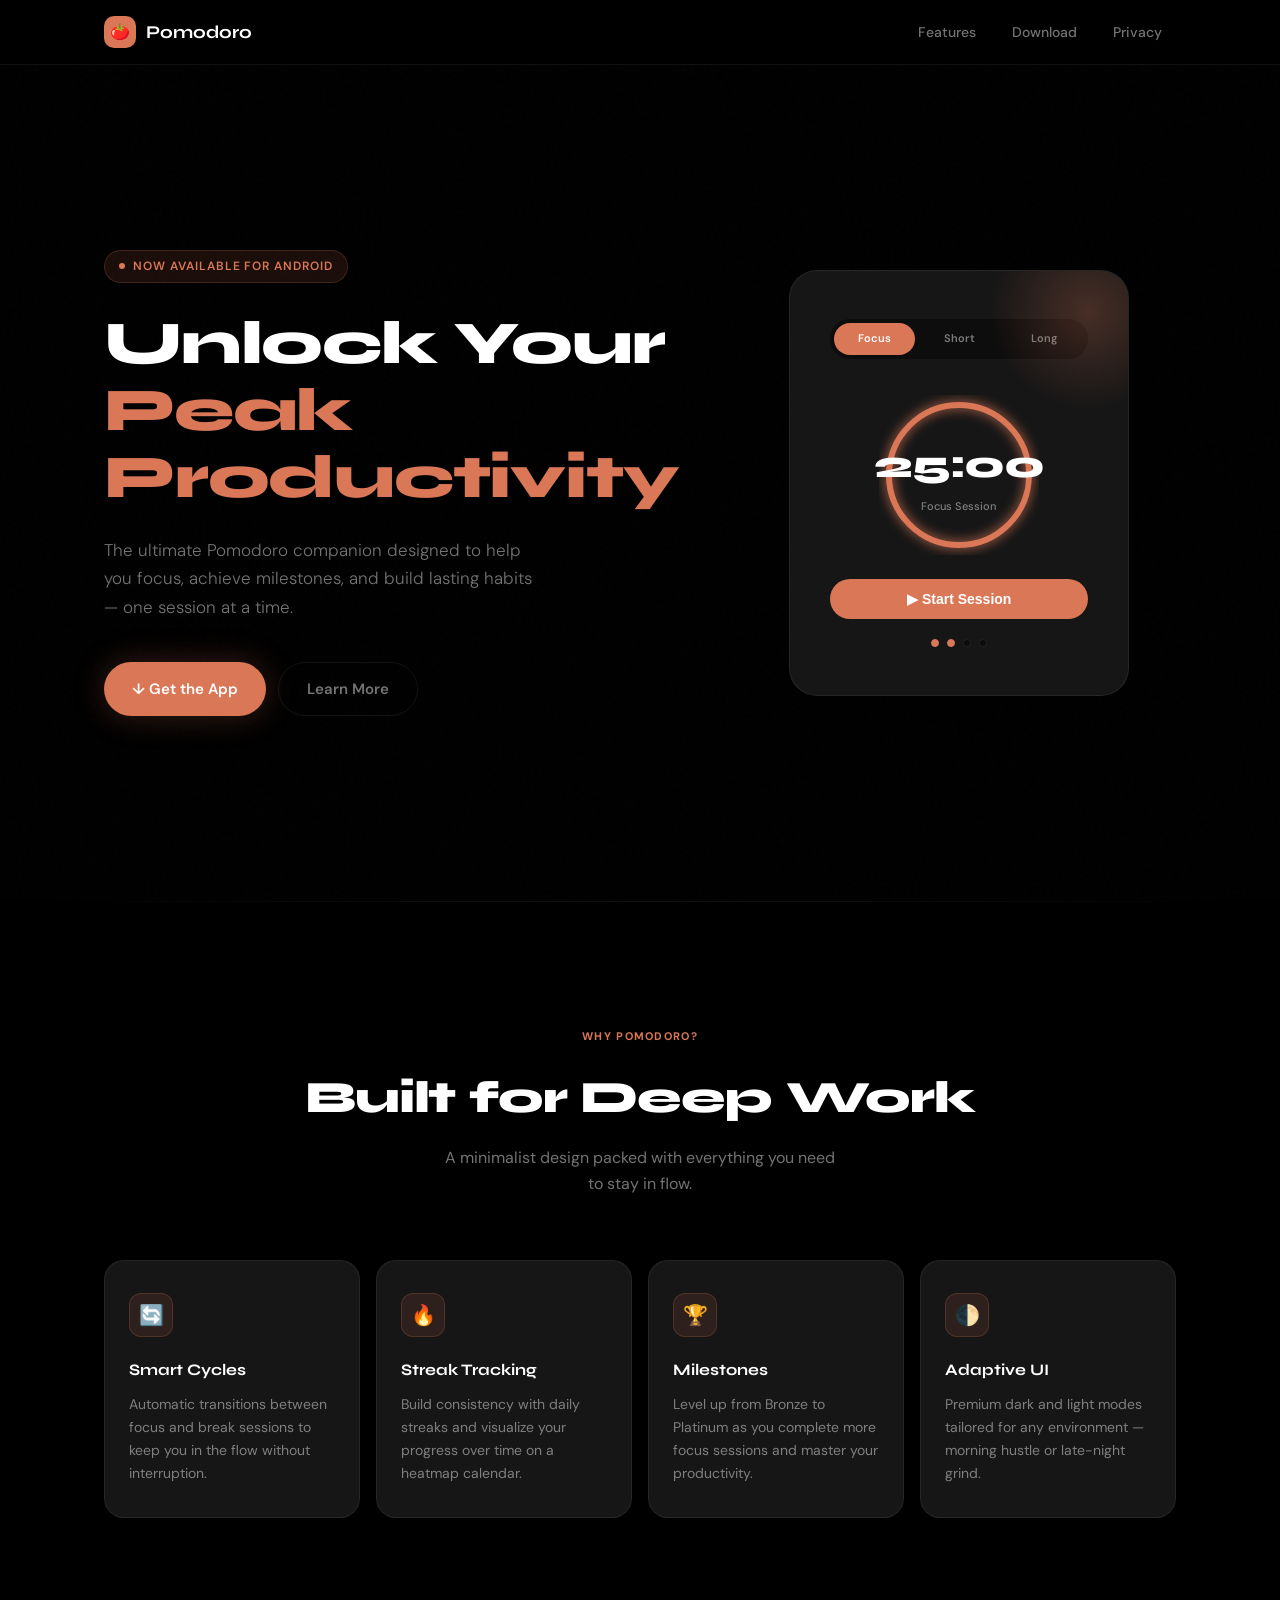
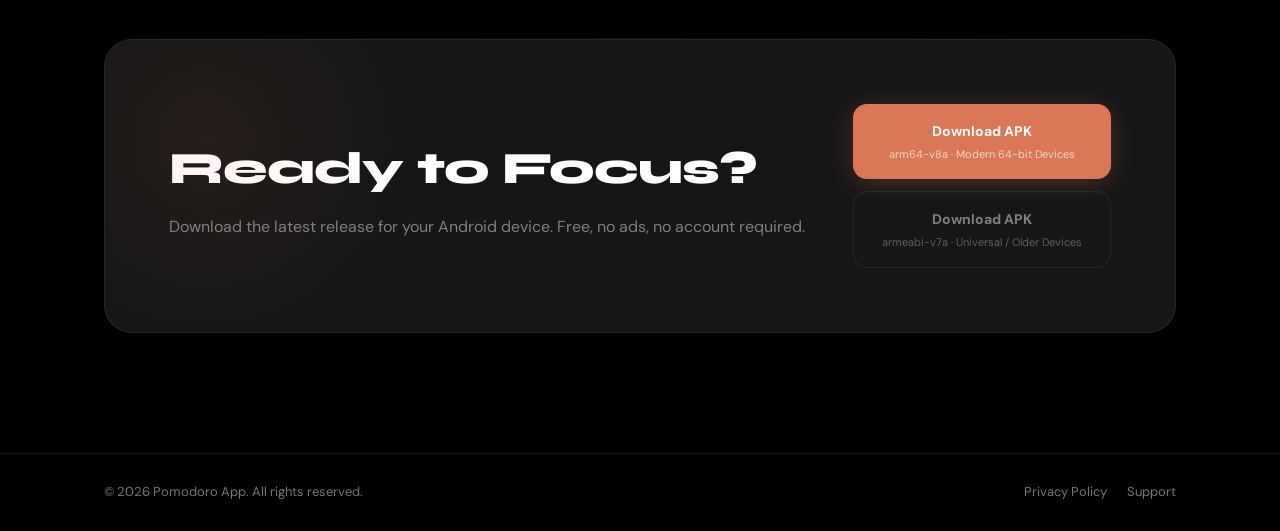
<file: docs/index.html>
<!DOCTYPE html>
<html lang="en">
<head>
  <meta charset="UTF-8" />
  <meta name="viewport" content="width=device-width, initial-scale=1.0" />
  <title>Pomodoro — Master Your Focus</title>
  <link rel="preconnect" href="https://fonts.googleapis.com" />
  <link rel="preconnect" href="https://fonts.gstatic.com" crossorigin />
  <link href="https://fonts.googleapis.com/css2?family=Syne:wght@400;600;700;800&family=DM+Sans:wght@300;400;500&display=swap" rel="stylesheet" />
  <style>
    *, *::before, *::after { box-sizing: border-box; margin: 0; padding: 0; }

    :root {
      --accent: #da7756;
      --accent-dim: rgba(218,119,86,0.12);
      --accent-glow: rgba(218,119,86,0.25);
      --bg: #000;
      --bg2: #0d0d0d;
      --bg3: #161616;
      --border: rgba(255,255,255,0.07);
      --text: #fff;
      --text-muted: rgba(255,255,255,0.45);
      --radius: 20px;
    }

    html { scroll-behavior: smooth; }

    body {
      font-family: 'DM Sans', sans-serif;
      background: var(--bg);
      color: var(--text);
      line-height: 1.6;
      overflow-x: hidden;
    }

    /* ── NOISE OVERLAY ── */
    body::before {
      content: '';
      position: fixed;
      inset: 0;
      background-image: url("data:image/svg+xml,%3Csvg viewBox='0 0 256 256' xmlns='http://www.w3.org/2000/svg'%3E%3Cfilter id='noise'%3E%3CfeTurbulence type='fractalNoise' baseFrequency='0.9' numOctaves='4' stitchTiles='stitch'/%3E%3C/filter%3E%3Crect width='100%25' height='100%25' filter='url(%23noise)' opacity='0.03'/%3E%3C/svg%3E");
      pointer-events: none;
      z-index: 0;
      opacity: 0.4;
    }

    .container {
      max-width: 1120px;
      margin: 0 auto;
      padding: 0 24px;
      position: relative;
      z-index: 1;
    }

    /* ── NAV ── */
    header {
      position: sticky;
      top: 0;
      z-index: 100;
      border-bottom: 1px solid var(--border);
      background: rgba(0,0,0,0.75);
      backdrop-filter: blur(18px);
      -webkit-backdrop-filter: blur(18px);
    }

    nav {
      display: flex;
      align-items: center;
      justify-content: space-between;
      height: 64px;
    }

    .logo {
      display: flex;
      align-items: center;
      gap: 10px;
      text-decoration: none;
    }

    .logo-icon {
      width: 32px;
      height: 32px;
      background: var(--accent);
      border-radius: 10px;
      display: flex;
      align-items: center;
      justify-content: center;
      font-size: 16px;
      flex-shrink: 0;
    }

    .logo-icon img { width: 20px; height: 20px; object-fit: contain; }

    .logo-text {
      font-family: 'Syne', sans-serif;
      font-weight: 700;
      font-size: 18px;
      color: var(--text);
    }

    .nav-links {
      display: flex;
      list-style: none;
      gap: 8px;
      align-items: center;
    }

    .nav-links a {
      color: var(--text-muted);
      text-decoration: none;
      font-size: 14px;
      font-weight: 500;
      padding: 6px 14px;
      border-radius: 999px;
      transition: color 0.2s, background 0.2s;
    }

    .nav-links a:hover {
      color: var(--text);
      background: var(--border);
    }

    /* ── HERO ── */
    .hero {
      display: grid;
      grid-template-columns: 1fr 1fr;
      gap: 64px;
      align-items: center;
      min-height: calc(100vh - 64px);
      padding-top: 80px;
      padding-bottom: 80px;
    }

    .hero-eyebrow {
      display: inline-flex;
      align-items: center;
      gap: 8px;
      background: var(--accent-dim);
      border: 1px solid rgba(218,119,86,0.2);
      color: var(--accent);
      font-size: 12px;
      font-weight: 600;
      letter-spacing: 0.08em;
      text-transform: uppercase;
      padding: 6px 14px;
      border-radius: 999px;
      margin-bottom: 28px;
    }

    .hero-eyebrow span { width: 6px; height: 6px; background: var(--accent); border-radius: 50%; animation: pulse 2s infinite; }

    @keyframes pulse { 0%,100%{opacity:1;transform:scale(1)} 50%{opacity:0.5;transform:scale(0.8)} }

    h1 {
      font-family: 'Syne', sans-serif;
      font-size: clamp(2.4rem, 5vw, 3.8rem);
      font-weight: 800;
      line-height: 1.1;
      letter-spacing: -0.02em;
      margin-bottom: 24px;
    }

    .highlight { color: var(--accent); }

    .hero-desc {
      color: var(--text-muted);
      font-size: 17px;
      font-weight: 300;
      max-width: 440px;
      margin-bottom: 40px;
      line-height: 1.7;
    }

    .cta-group {
      display: flex;
      gap: 12px;
      flex-wrap: wrap;
    }

    .btn {
      display: inline-flex;
      align-items: center;
      gap: 8px;
      padding: 14px 28px;
      border-radius: 999px;
      font-size: 15px;
      font-weight: 600;
      text-decoration: none;
      transition: all 0.25s;
      cursor: pointer;
      border: none;
    }

    .btn-primary {
      background: var(--accent);
      color: #fff;
      box-shadow: 0 0 32px var(--accent-glow);
    }

    .btn-primary:hover {
      background: #e8896a;
      transform: translateY(-2px);
      box-shadow: 0 8px 40px var(--accent-glow);
    }

    .btn-secondary {
      background: transparent;
      color: var(--text-muted);
      border: 1px solid var(--border);
    }

    .btn-secondary:hover {
      color: var(--text);
      border-color: rgba(255,255,255,0.2);
      background: rgba(255,255,255,0.04);
    }

    /* ── TIMER MOCKUP ── */
    .hero-visual {
      display: flex;
      justify-content: center;
      align-items: center;
    }

    .timer-card {
      background: var(--bg3);
      border: 1px solid var(--border);
      border-radius: 28px;
      padding: 48px 40px;
      width: 100%;
      max-width: 340px;
      text-align: center;
      position: relative;
      overflow: hidden;
    }

    .timer-card::before {
      content: '';
      position: absolute;
      top: -60px; right: -60px;
      width: 200px; height: 200px;
      background: radial-gradient(circle, var(--accent-glow) 0%, transparent 70%);
      pointer-events: none;
    }

    .mode-tabs {
      display: flex;
      gap: 4px;
      background: var(--bg2);
      border-radius: 999px;
      padding: 4px;
      margin-bottom: 36px;
    }

    .mode-tab {
      flex: 1;
      padding: 7px 4px;
      border-radius: 999px;
      font-size: 11px;
      font-weight: 600;
      color: var(--text-muted);
      cursor: pointer;
      transition: all 0.2s;
    }

    .mode-tab.active {
      background: var(--accent);
      color: #fff;
    }

    .ring-wrap {
      position: relative;
      width: 160px;
      height: 160px;
      margin: 0 auto 24px;
    }

    .ring-wrap svg {
      transform: rotate(-90deg);
      width: 160px;
      height: 160px;
    }

    .ring-bg { fill: none; stroke: var(--bg2); stroke-width: 6; }
    .ring-progress {
      fill: none;
      stroke: var(--accent);
      stroke-width: 6;
      stroke-linecap: round;
      stroke-dasharray: 440;
      stroke-dashoffset: 110;
      filter: drop-shadow(0 0 6px var(--accent));
      transition: stroke-dashoffset 0.5s;
    }

    .timer-time {
      position: absolute;
      inset: 0;
      display: flex;
      flex-direction: column;
      align-items: center;
      justify-content: center;
    }

    .timer-digits {
      font-family: 'Syne', sans-serif;
      font-size: 2.4rem;
      font-weight: 800;
      letter-spacing: -0.02em;
      color: var(--text);
    }

    .timer-sub {
      font-size: 11px;
      color: var(--text-muted);
      font-weight: 500;
      margin-top: 2px;
    }

    .timer-btn {
      display: inline-flex;
      align-items: center;
      justify-content: center;
      gap: 8px;
      background: var(--accent);
      color: #fff;
      border: none;
      border-radius: 999px;
      padding: 12px 32px;
      font-size: 14px;
      font-weight: 700;
      cursor: pointer;
      margin-bottom: 20px;
      transition: all 0.2s;
      width: 100%;
    }

    .timer-btn:hover { background: #e8896a; transform: translateY(-1px); }

    .dots {
      display: flex;
      justify-content: center;
      gap: 8px;
    }

    .dot {
      width: 8px; height: 8px;
      border-radius: 50%;
      background: var(--bg2);
      border: 1.5px solid var(--border);
      transition: all 0.3s;
    }

    .dot.filled { background: var(--accent); border-color: var(--accent); }

    /* ── FEATURES ── */
    .features {
      padding: 120px 24px;
    }

    .section-header {
      text-align: center;
      margin-bottom: 64px;
    }

    .section-label {
      display: inline-block;
      font-size: 11px;
      font-weight: 700;
      letter-spacing: 0.12em;
      text-transform: uppercase;
      color: var(--accent);
      margin-bottom: 16px;
    }

    h2 {
      font-family: 'Syne', sans-serif;
      font-size: clamp(1.8rem, 3.5vw, 2.8rem);
      font-weight: 800;
      letter-spacing: -0.02em;
      margin-bottom: 12px;
    }

    .section-header p {
      color: var(--text-muted);
      font-size: 16px;
      max-width: 400px;
      margin: 0 auto;
    }

    .feature-grid {
      display: grid;
      grid-template-columns: repeat(4, 1fr);
      gap: 16px;
    }

    .feature-card {
      background: var(--bg3);
      border: 1px solid var(--border);
      border-radius: var(--radius);
      padding: 32px 24px;
      transition: border-color 0.25s, transform 0.25s;
      position: relative;
      overflow: hidden;
    }

    .feature-card::after {
      content: '';
      position: absolute;
      inset: 0;
      background: radial-gradient(circle at 50% 0%, var(--accent-dim), transparent 70%);
      opacity: 0;
      transition: opacity 0.3s;
    }

    .feature-card:hover {
      border-color: rgba(218,119,86,0.3);
      transform: translateY(-4px);
    }

    .feature-card:hover::after { opacity: 1; }

    .feat-icon {
      width: 44px; height: 44px;
      background: var(--accent-dim);
      border: 1px solid rgba(218,119,86,0.2);
      border-radius: 12px;
      display: flex;
      align-items: center;
      justify-content: center;
      font-size: 20px;
      margin-bottom: 20px;
    }

    .feature-card h3 {
      font-family: 'Syne', sans-serif;
      font-size: 16px;
      font-weight: 700;
      margin-bottom: 10px;
    }

    .feature-card p {
      color: var(--text-muted);
      font-size: 14px;
      line-height: 1.65;
    }

    /* ── DOWNLOAD ── */
    .download {
      padding: 0 24px 120px;
    }

    .download-card {
      background: var(--bg3);
      border: 1px solid var(--border);
      border-radius: 28px;
      padding: 64px;
      display: grid;
      grid-template-columns: 1fr auto;
      align-items: center;
      gap: 40px;
      position: relative;
      overflow: hidden;
    }

    .download-card::before {
      content: '';
      position: absolute;
      top: -100px; left: -100px;
      width: 400px; height: 400px;
      background: radial-gradient(circle, rgba(218,119,86,0.08) 0%, transparent 70%);
      pointer-events: none;
    }

    .download-text h2 { margin-bottom: 10px; }
    .download-text p { color: var(--text-muted); font-size: 16px; }

    .apk-links {
      display: flex;
      flex-direction: column;
      gap: 12px;
      flex-shrink: 0;
    }

    .apk-btn {
      display: flex;
      flex-direction: column;
      align-items: center;
      padding: 16px 28px;
      border-radius: 14px;
      text-decoration: none;
      transition: all 0.25s;
      text-align: center;
      min-width: 220px;
    }

    .apk-btn:first-child {
      background: var(--accent);
      color: #fff;
      box-shadow: 0 4px 24px var(--accent-glow);
    }

    .apk-btn:first-child:hover {
      background: #e8896a;
      transform: translateY(-2px);
      box-shadow: 0 8px 32px var(--accent-glow);
    }

    .apk-btn.secondary {
      background: transparent;
      border: 1px solid var(--border);
      color: var(--text-muted);
    }

    .apk-btn.secondary:hover {
      border-color: rgba(218,119,86,0.3);
      color: var(--text);
      background: var(--accent-dim);
    }

    .apk-btn span { font-weight: 700; font-size: 14px; }
    .apk-btn small { font-size: 11px; margin-top: 3px; opacity: 0.7; }

    /* ── FOOTER ── */
    footer {
      border-top: 1px solid var(--border);
      padding: 28px 24px;
    }

    .footer-content {
      display: flex;
      align-items: center;
      justify-content: space-between;
      flex-wrap: wrap;
      gap: 12px;
    }

    footer p { color: var(--text-muted); font-size: 13px; }

    .footer-links {
      display: flex;
      gap: 20px;
    }

    .footer-links a {
      color: var(--text-muted);
      text-decoration: none;
      font-size: 13px;
      transition: color 0.2s;
    }

    .footer-links a:hover { color: var(--accent); }

    /* ── DIVIDER ── */
    .divider {
      width: 100%;
      height: 1px;
      background: linear-gradient(90deg, transparent, var(--border), transparent);
      margin: 0 auto;
    }

    /* ── RESPONSIVE ── */
    @media (max-width: 960px) {
      .feature-grid { grid-template-columns: repeat(2, 1fr); }
      .download-card {
        grid-template-columns: 1fr;
        padding: 40px 32px;
        text-align: center;
      }
      .apk-links { flex-direction: row; justify-content: center; flex-wrap: wrap; }
    }

    @media (max-width: 720px) {
      .hero {
        grid-template-columns: 1fr;
        min-height: auto;
        padding-top: 60px;
        padding-bottom: 60px;
        gap: 48px;
        text-align: center;
      }
      .hero-desc { margin: 0 auto 40px; }
      .cta-group { justify-content: center; }
      .hero-visual { order: -1; }
      .timer-card { max-width: 300px; padding: 36px 28px; }
      .nav-links { display: none; }
      .features { padding: 80px 24px; }
      .download { padding: 0 24px 80px; }
    }

    @media (max-width: 560px) {
      .feature-grid { grid-template-columns: 1fr; }
      .apk-links { flex-direction: column; align-items: center; }
      .apk-btn { min-width: 100%; }
      .download-card { padding: 32px 24px; border-radius: 20px; }
    }

    /* ── FADE IN ANIMATION ── */
    @keyframes fadeUp {
      from { opacity: 0; transform: translateY(24px); }
      to   { opacity: 1; transform: translateY(0); }
    }

    .hero-content > * {
      animation: fadeUp 0.6s ease both;
    }
    .hero-content > *:nth-child(1) { animation-delay: 0.1s; }
    .hero-content > *:nth-child(2) { animation-delay: 0.2s; }
    .hero-content > *:nth-child(3) { animation-delay: 0.3s; }
    .hero-content > *:nth-child(4) { animation-delay: 0.4s; }

    .hero-visual {
      animation: fadeUp 0.6s 0.3s ease both;
    }

    .feature-card {
      animation: fadeUp 0.5s ease both;
    }
    .feature-card:nth-child(1) { animation-delay: 0.1s; }
    .feature-card:nth-child(2) { animation-delay: 0.2s; }
    .feature-card:nth-child(3) { animation-delay: 0.3s; }
    .feature-card:nth-child(4) { animation-delay: 0.4s; }
  </style>
</head>
<body>

  <!-- NAV -->
  <header>
    <nav class="container">
      <a href="#" class="logo">
        <div class="logo-icon">🍅</div>
        <span class="logo-text">Pomodoro</span>
      </a>
      <ul class="nav-links">
        <li><a href="#features">Features</a></li>
        <li><a href="#download">Download</a></li>
        <li><a href="privacy.html">Privacy</a></li>
      </ul>
    </nav>
  </header>

  <main>

    <!-- HERO -->
    <section class="hero container">
      <div class="hero-content">
        <div class="hero-eyebrow"><span></span> Now Available for Android</div>
        <h1>Unlock Your<br><span class="highlight">Peak Productivity</span></h1>
        <p class="hero-desc">The ultimate Pomodoro companion designed to help you focus, achieve milestones, and build lasting habits — one session at a time.</p>
        <div class="cta-group">
          <a href="#download" class="btn btn-primary">↓ Get the App</a>
          <a href="#features" class="btn btn-secondary">Learn More</a>
        </div>
      </div>

      <div class="hero-visual">
        <div class="timer-card">
          <div class="mode-tabs">
            <div class="mode-tab active">Focus</div>
            <div class="mode-tab">Short</div>
            <div class="mode-tab">Long</div>
          </div>

          <div class="ring-wrap">
            <svg viewBox="0 0 160 160">
              <circle class="ring-bg" cx="80" cy="80" r="70"/>
              <circle class="ring-progress" cx="80" cy="80" r="70"/>
            </svg>
            <div class="timer-time">
              <div class="timer-digits" id="timerDisplay">25:00</div>
              <div class="timer-sub">Focus Session</div>
            </div>
          </div>

          <button class="timer-btn" id="timerBtn">▶ Start Session</button>

          <div class="dots">
            <div class="dot filled"></div>
            <div class="dot filled"></div>
            <div class="dot"></div>
            <div class="dot"></div>
          </div>
        </div>
      </div>
    </section>

    <div class="divider"></div>

    <!-- FEATURES -->
    <section id="features" class="features">
      <div class="container">
        <div class="section-header">
          <div class="section-label">Why Pomodoro?</div>
          <h2>Built for Deep Work</h2>
          <p>A minimalist design packed with everything you need to stay in flow.</p>
        </div>
        <div class="feature-grid">
          <div class="feature-card">
            <div class="feat-icon">🔄</div>
            <h3>Smart Cycles</h3>
            <p>Automatic transitions between focus and break sessions to keep you in the flow without interruption.</p>
          </div>
          <div class="feature-card">
            <div class="feat-icon">🔥</div>
            <h3>Streak Tracking</h3>
            <p>Build consistency with daily streaks and visualize your progress over time on a heatmap calendar.</p>
          </div>
          <div class="feature-card">
            <div class="feat-icon">🏆</div>
            <h3>Milestones</h3>
            <p>Level up from Bronze to Platinum as you complete more focus sessions and master your productivity.</p>
          </div>
          <div class="feature-card">
            <div class="feat-icon">🌓</div>
            <h3>Adaptive UI</h3>
            <p>Premium dark and light modes tailored for any environment — morning hustle or late-night grind.</p>
          </div>
        </div>
      </div>
    </section>

    <div class="divider"></div>

    <!-- DOWNLOAD -->
    <section id="download" class="download">
      <div class="container">
        <div class="download-card">
          <div class="download-text">
            <h2>Ready to Focus?</h2>
            <p>Download the latest release for your Android device. Free, no ads, no account required.</p>
          </div>
          <div class="apk-links">
            <a href="#" class="apk-btn">
              <span>Download APK</span>
              <small>arm64-v8a · Modern 64-bit Devices</small>
            </a>
            <a href="#" class="apk-btn secondary">
              <span>Download APK</span>
              <small>armeabi-v7a · Universal / Older Devices</small>
            </a>
          </div>
        </div>
      </div>
    </section>

  </main>

  <!-- FOOTER -->
  <footer>
    <div class="container footer-content">
      <p>© 2026 Pomodoro App. All rights reserved.</p>
      <div class="footer-links">
        <a href="privacy.html">Privacy Policy</a>
        <a href="mailto:0112cs221008@gmail.com">Support</a>
      </div>
    </div>
  </footer>

  <script>
    // ── LIVE DEMO TIMER ──
    let seconds = 25 * 60;
    let running = false;
    let interval = null;
    const totalSecs = 25 * 60;

    const display = document.getElementById('timerDisplay');
    const btn = document.getElementById('timerBtn');
    const ring = document.querySelector('.ring-progress');
    const circumference = 2 * Math.PI * 70; // 439.8

    function updateRing(secs) {
      const progress = secs / totalSecs;
      const offset = circumference * (1 - progress);
      ring.style.strokeDasharray = circumference;
      ring.style.strokeDashoffset = offset;
    }

    function formatTime(s) {
      const m = Math.floor(s / 60).toString().padStart(2, '0');
      const sec = (s % 60).toString().padStart(2, '0');
      return `${m}:${sec}`;
    }

    updateRing(seconds);

    btn.addEventListener('click', () => {
      if (!running) {
        running = true;
        btn.textContent = '⏸ Pause Session';
        interval = setInterval(() => {
          if (seconds <= 0) {
            clearInterval(interval);
            running = false;
            btn.textContent = '▶ Start Session';
            seconds = totalSecs;
            display.textContent = formatTime(seconds);
            updateRing(seconds);
            return;
          }
          seconds--;
          display.textContent = formatTime(seconds);
          updateRing(seconds);
        }, 1000);
      } else {
        clearInterval(interval);
        running = false;
        btn.textContent = '▶ Start Session';
      }
    });

    // ── MODE TABS ──
    document.querySelectorAll('.mode-tab').forEach((tab, i) => {
      tab.addEventListener('click', () => {
        document.querySelectorAll('.mode-tab').forEach(t => t.classList.remove('active'));
        tab.classList.add('active');
        clearInterval(interval);
        running = false;
        btn.textContent = '▶ Start Session';
        const durations = [25*60, 5*60, 15*60];
        seconds = durations[i];
        display.textContent = formatTime(seconds);
        updateRing(seconds);
        // update circumference base
        Object.defineProperty(window, '_totalSecs', { value: durations[i], writable: true });
      });
    });
  </script>
</body>
</html>
</file>
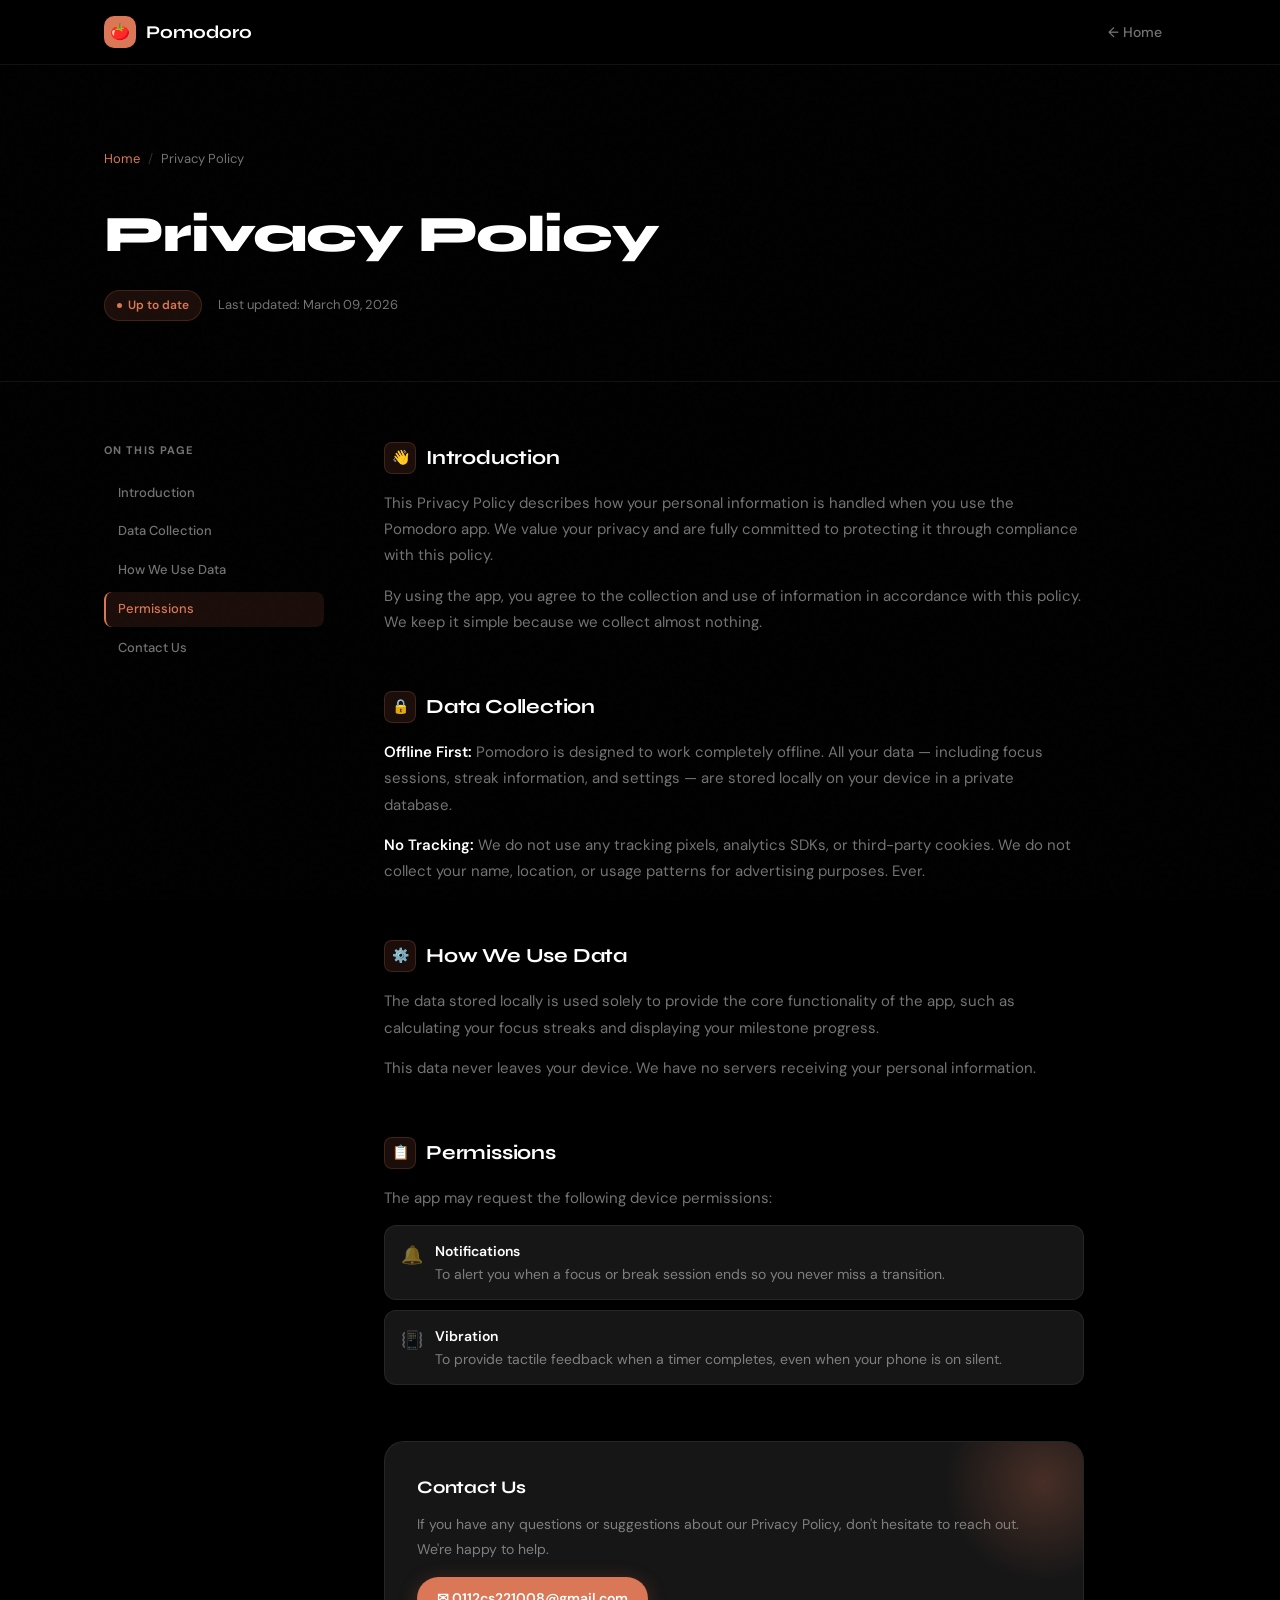
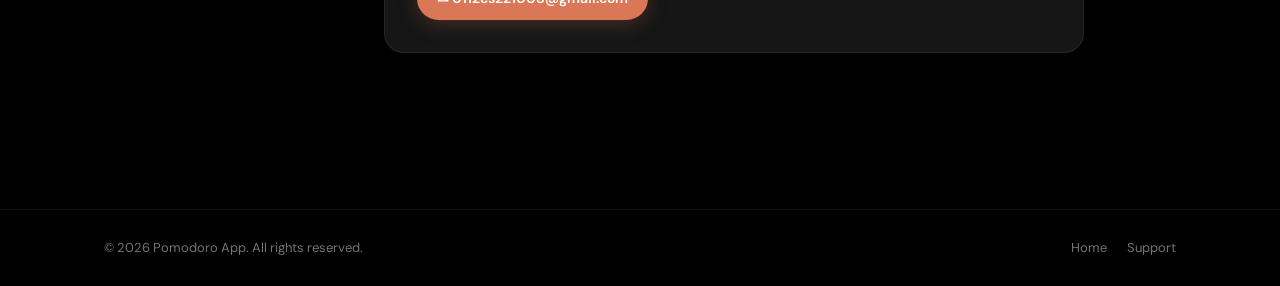
<file: docs/privacy.html>
<!DOCTYPE html>
<html lang="en">
<head>
  <meta charset="UTF-8" />
  <meta name="viewport" content="width=device-width, initial-scale=1.0" />
  <title>Privacy Policy — Pomodoro</title>
  <link rel="preconnect" href="https://fonts.googleapis.com" />
  <link rel="preconnect" href="https://fonts.gstatic.com" crossorigin />
  <link href="https://fonts.googleapis.com/css2?family=Syne:wght@400;600;700;800&family=DM+Sans:wght@300;400;500&display=swap" rel="stylesheet" />
  <style>
    *, *::before, *::after { box-sizing: border-box; margin: 0; padding: 0; }

    :root {
      --accent: #da7756;
      --accent-dim: rgba(218,119,86,0.12);
      --accent-glow: rgba(218,119,86,0.25);
      --bg: #000;
      --bg2: #0d0d0d;
      --bg3: #161616;
      --border: rgba(255,255,255,0.07);
      --text: #fff;
      --text-muted: rgba(255,255,255,0.45);
      --radius: 20px;
    }

    html { scroll-behavior: smooth; }

    body {
      font-family: 'DM Sans', sans-serif;
      background: var(--bg);
      color: var(--text);
      line-height: 1.6;
      overflow-x: hidden;
    }

    body::before {
      content: '';
      position: fixed;
      inset: 0;
      background-image: url("data:image/svg+xml,%3Csvg viewBox='0 0 256 256' xmlns='http://www.w3.org/2000/svg'%3E%3Cfilter id='noise'%3E%3CfeTurbulence type='fractalNoise' baseFrequency='0.9' numOctaves='4' stitchTiles='stitch'/%3E%3C/filter%3E%3Crect width='100%25' height='100%25' filter='url(%23noise)' opacity='0.03'/%3E%3C/svg%3E");
      pointer-events: none;
      z-index: 0;
      opacity: 0.4;
    }

    .container {
      max-width: 1120px;
      margin: 0 auto;
      padding: 0 24px;
      position: relative;
      z-index: 1;
    }

    /* ── NAV ── */
    header {
      position: sticky;
      top: 0;
      z-index: 100;
      border-bottom: 1px solid var(--border);
      background: rgba(0,0,0,0.75);
      backdrop-filter: blur(18px);
      -webkit-backdrop-filter: blur(18px);
    }

    nav {
      display: flex;
      align-items: center;
      justify-content: space-between;
      height: 64px;
    }

    .logo {
      display: flex;
      align-items: center;
      gap: 10px;
      text-decoration: none;
    }

    .logo-icon {
      width: 32px; height: 32px;
      background: var(--accent);
      border-radius: 10px;
      display: flex;
      align-items: center;
      justify-content: center;
      font-size: 16px;
      flex-shrink: 0;
    }

    .logo-text {
      font-family: 'Syne', sans-serif;
      font-weight: 700;
      font-size: 18px;
      color: var(--text);
    }

    .nav-links {
      display: flex;
      list-style: none;
      gap: 8px;
      align-items: center;
    }

    .nav-links a {
      color: var(--text-muted);
      text-decoration: none;
      font-size: 14px;
      font-weight: 500;
      padding: 6px 14px;
      border-radius: 999px;
      transition: color 0.2s, background 0.2s;
    }

    .nav-links a:hover {
      color: var(--text);
      background: var(--border);
    }

    /* ── PAGE HERO ── */
    .page-hero {
      padding: 80px 24px 60px;
      border-bottom: 1px solid var(--border);
    }

    .page-hero .breadcrumb {
      display: inline-flex;
      align-items: center;
      gap: 8px;
      font-size: 13px;
      color: var(--text-muted);
      margin-bottom: 24px;
    }

    .page-hero .breadcrumb a {
      color: var(--accent);
      text-decoration: none;
    }

    .page-hero .breadcrumb a:hover { text-decoration: underline; }
    .page-hero .breadcrumb span { opacity: 0.4; }

    .page-hero h1 {
      font-family: 'Syne', sans-serif;
      font-size: clamp(2rem, 5vw, 3.2rem);
      font-weight: 800;
      letter-spacing: -0.02em;
      margin-bottom: 14px;
    }

    .page-hero .meta {
      display: flex;
      align-items: center;
      gap: 16px;
      flex-wrap: wrap;
    }

    .badge {
      display: inline-flex;
      align-items: center;
      gap: 6px;
      background: var(--accent-dim);
      border: 1px solid rgba(218,119,86,0.2);
      color: var(--accent);
      font-size: 12px;
      font-weight: 600;
      padding: 5px 12px;
      border-radius: 999px;
    }

    .badge .dot { width: 5px; height: 5px; background: var(--accent); border-radius: 50%; }

    .meta-date {
      color: var(--text-muted);
      font-size: 13px;
    }

    /* ── CONTENT LAYOUT ── */
    .privacy-layout {
      display: grid;
      grid-template-columns: 220px 1fr;
      gap: 60px;
      padding: 60px 24px 100px;
      align-items: start;
    }

    /* ── SIDEBAR TOC ── */
    .toc {
      position: sticky;
      top: 84px;
    }

    .toc-label {
      font-size: 11px;
      font-weight: 700;
      letter-spacing: 0.1em;
      text-transform: uppercase;
      color: var(--text-muted);
      margin-bottom: 16px;
    }

    .toc-list {
      list-style: none;
      display: flex;
      flex-direction: column;
      gap: 4px;
    }

    .toc-list a {
      display: block;
      color: var(--text-muted);
      text-decoration: none;
      font-size: 13px;
      font-weight: 500;
      padding: 7px 12px;
      border-radius: 8px;
      border-left: 2px solid transparent;
      transition: all 0.2s;
    }

    .toc-list a:hover {
      color: var(--text);
      background: var(--bg3);
      border-left-color: var(--accent);
    }

    .toc-list a.active {
      color: var(--accent);
      background: var(--accent-dim);
      border-left-color: var(--accent);
    }

    /* ── ARTICLE ── */
    .privacy-article {
      max-width: 700px;
    }

    .section-block {
      margin-bottom: 56px;
      animation: fadeUp 0.5s ease both;
    }

    .section-block:nth-child(1) { animation-delay: 0.05s; }
    .section-block:nth-child(2) { animation-delay: 0.1s; }
    .section-block:nth-child(3) { animation-delay: 0.15s; }
    .section-block:nth-child(4) { animation-delay: 0.2s; }
    .section-block:nth-child(5) { animation-delay: 0.25s; }

    @keyframes fadeUp {
      from { opacity: 0; transform: translateY(20px); }
      to   { opacity: 1; transform: translateY(0); }
    }

    .section-block h2 {
      font-family: 'Syne', sans-serif;
      font-size: 1.25rem;
      font-weight: 700;
      letter-spacing: -0.01em;
      margin-bottom: 16px;
      display: flex;
      align-items: center;
      gap: 10px;
    }

    .section-block h2 .s-icon {
      width: 32px; height: 32px;
      background: var(--accent-dim);
      border: 1px solid rgba(218,119,86,0.2);
      border-radius: 8px;
      display: flex;
      align-items: center;
      justify-content: center;
      font-size: 14px;
      flex-shrink: 0;
    }

    .section-block p {
      color: var(--text-muted);
      font-size: 15px;
      line-height: 1.75;
      margin-bottom: 14px;
    }

    .section-block p:last-child { margin-bottom: 0; }

    .section-block strong { color: var(--text); font-weight: 600; }

    .perm-list {
      list-style: none;
      display: flex;
      flex-direction: column;
      gap: 10px;
      margin-top: 4px;
    }

    .perm-list li {
      display: flex;
      align-items: flex-start;
      gap: 12px;
      background: var(--bg3);
      border: 1px solid var(--border);
      border-radius: 12px;
      padding: 14px 16px;
      font-size: 14px;
      color: var(--text-muted);
      line-height: 1.6;
    }

    .perm-list li .perm-icon {
      font-size: 18px;
      flex-shrink: 0;
      margin-top: 1px;
    }

    .perm-list li strong { color: var(--text); }

    /* ── CONTACT CARD ── */
    .contact-card {
      background: var(--bg3);
      border: 1px solid var(--border);
      border-radius: var(--radius);
      padding: 32px;
      position: relative;
      overflow: hidden;
    }

    .contact-card::before {
      content: '';
      position: absolute;
      top: -60px; right: -60px;
      width: 200px; height: 200px;
      background: radial-gradient(circle, var(--accent-glow), transparent 70%);
      pointer-events: none;
    }

    .contact-card h2 {
      font-family: 'Syne', sans-serif;
      font-size: 1.1rem;
      font-weight: 700;
      margin-bottom: 10px;
    }

    .contact-card p {
      color: var(--text-muted);
      font-size: 14px;
      margin-bottom: 16px;
    }

    .email-link {
      display: inline-flex;
      align-items: center;
      gap: 8px;
      background: var(--accent);
      color: #fff;
      text-decoration: none;
      font-weight: 600;
      font-size: 14px;
      padding: 10px 20px;
      border-radius: 999px;
      transition: all 0.2s;
      box-shadow: 0 4px 20px var(--accent-glow);
    }

    .email-link:hover {
      background: #e8896a;
      transform: translateY(-2px);
    }

    /* ── FOOTER ── */
    footer {
      border-top: 1px solid var(--border);
      padding: 28px 24px;
    }

    .footer-content {
      display: flex;
      align-items: center;
      justify-content: space-between;
      flex-wrap: wrap;
      gap: 12px;
    }

    footer p { color: var(--text-muted); font-size: 13px; }

    .footer-links {
      display: flex;
      gap: 20px;
    }

    .footer-links a {
      color: var(--text-muted);
      text-decoration: none;
      font-size: 13px;
      transition: color 0.2s;
    }

    .footer-links a:hover { color: var(--accent); }

    /* ── RESPONSIVE ── */
    @media (max-width: 768px) {
      .privacy-layout {
        grid-template-columns: 1fr;
        gap: 40px;
        padding: 40px 24px 80px;
      }
      .toc { position: static; display: none; }
      .page-hero { padding: 60px 24px 40px; }
    }

    @media (max-width: 480px) {
      .nav-links { display: none; }
      .page-hero h1 { font-size: 1.8rem; }
    }
  </style>
</head>
<body>

  <!-- NAV -->
  <header>
    <nav class="container">
      <a href="index.html" class="logo">
        <div class="logo-icon">🍅</div>
        <span class="logo-text">Pomodoro</span>
      </a>
      <ul class="nav-links">
        <li><a href="index.html">← Home</a></li>
      </ul>
    </nav>
  </header>

  <main>

    <!-- PAGE HERO -->
    <div class="page-hero">
      <div class="container">
        <div class="breadcrumb">
          <a href="index.html">Home</a>
          <span>/</span>
          Privacy Policy
        </div>
        <h1>Privacy Policy</h1>
        <div class="meta">
          <div class="badge"><span class="dot"></span> Up to date</div>
          <span class="meta-date">Last updated: March 09, 2026</span>
        </div>
      </div>
    </div>

    <!-- CONTENT -->
    <div class="privacy-layout container">

      <!-- SIDEBAR TOC -->
      <aside class="toc">
        <div class="toc-label">On this page</div>
        <ul class="toc-list">
          <li><a href="#intro">Introduction</a></li>
          <li><a href="#data">Data Collection</a></li>
          <li><a href="#usage">How We Use Data</a></li>
          <li><a href="#permissions">Permissions</a></li>
          <li><a href="#contact">Contact Us</a></li>
        </ul>
      </aside>

      <!-- ARTICLE -->
      <article class="privacy-article">

        <div class="section-block" id="intro">
          <h2><span class="s-icon">👋</span> Introduction</h2>
          <p>This Privacy Policy describes how your personal information is handled when you use the Pomodoro app. We value your privacy and are fully committed to protecting it through compliance with this policy.</p>
          <p>By using the app, you agree to the collection and use of information in accordance with this policy. We keep it simple because we collect almost nothing.</p>
        </div>

        <div class="section-block" id="data">
          <h2><span class="s-icon">🔒</span> Data Collection</h2>
          <p><strong>Offline First:</strong> Pomodoro is designed to work completely offline. All your data — including focus sessions, streak information, and settings — are stored locally on your device in a private database.</p>
          <p><strong>No Tracking:</strong> We do not use any tracking pixels, analytics SDKs, or third-party cookies. We do not collect your name, location, or usage patterns for advertising purposes. Ever.</p>
        </div>

        <div class="section-block" id="usage">
          <h2><span class="s-icon">⚙️</span> How We Use Data</h2>
          <p>The data stored locally is used solely to provide the core functionality of the app, such as calculating your focus streaks and displaying your milestone progress.</p>
          <p>This data never leaves your device. We have no servers receiving your personal information.</p>
        </div>

        <div class="section-block" id="permissions">
          <h2><span class="s-icon">📋</span> Permissions</h2>
          <p>The app may request the following device permissions:</p>
          <ul class="perm-list">
            <li>
              <span class="perm-icon">🔔</span>
              <div><strong>Notifications</strong><br>To alert you when a focus or break session ends so you never miss a transition.</div>
            </li>
            <li>
              <span class="perm-icon">📳</span>
              <div><strong>Vibration</strong><br>To provide tactile feedback when a timer completes, even when your phone is on silent.</div>
            </li>
          </ul>
        </div>

        <div class="section-block" id="contact">
          <div class="contact-card">
            <h2>Contact Us</h2>
            <p>If you have any questions or suggestions about our Privacy Policy, don't hesitate to reach out. We're happy to help.</p>
            <a href="mailto:0112cs221008@gmail.com" class="email-link">
              ✉ 0112cs221008@gmail.com
            </a>
          </div>
        </div>

      </article>
    </div>
  </main>

  <!-- FOOTER -->
  <footer>
    <div class="container footer-content">
      <p>© 2026 Pomodoro App. All rights reserved.</p>
      <div class="footer-links">
        <a href="index.html">Home</a>
        <a href="mailto:0112cs221008@gmail.com">Support</a>
      </div>
    </div>
  </footer>

  <script>
    // Highlight active TOC link on scroll
    const sections = document.querySelectorAll('.section-block');
    const tocLinks = document.querySelectorAll('.toc-list a');

    const observer = new IntersectionObserver((entries) => {
      entries.forEach(entry => {
        if (entry.isIntersecting) {
          tocLinks.forEach(l => l.classList.remove('active'));
          const active = document.querySelector(`.toc-list a[href="#${entry.target.id}"]`);
          if (active) active.classList.add('active');
        }
      });
    }, { rootMargin: '-20% 0px -70% 0px' });

    sections.forEach(s => observer.observe(s));
  </script>
</body>
</html>
</file>
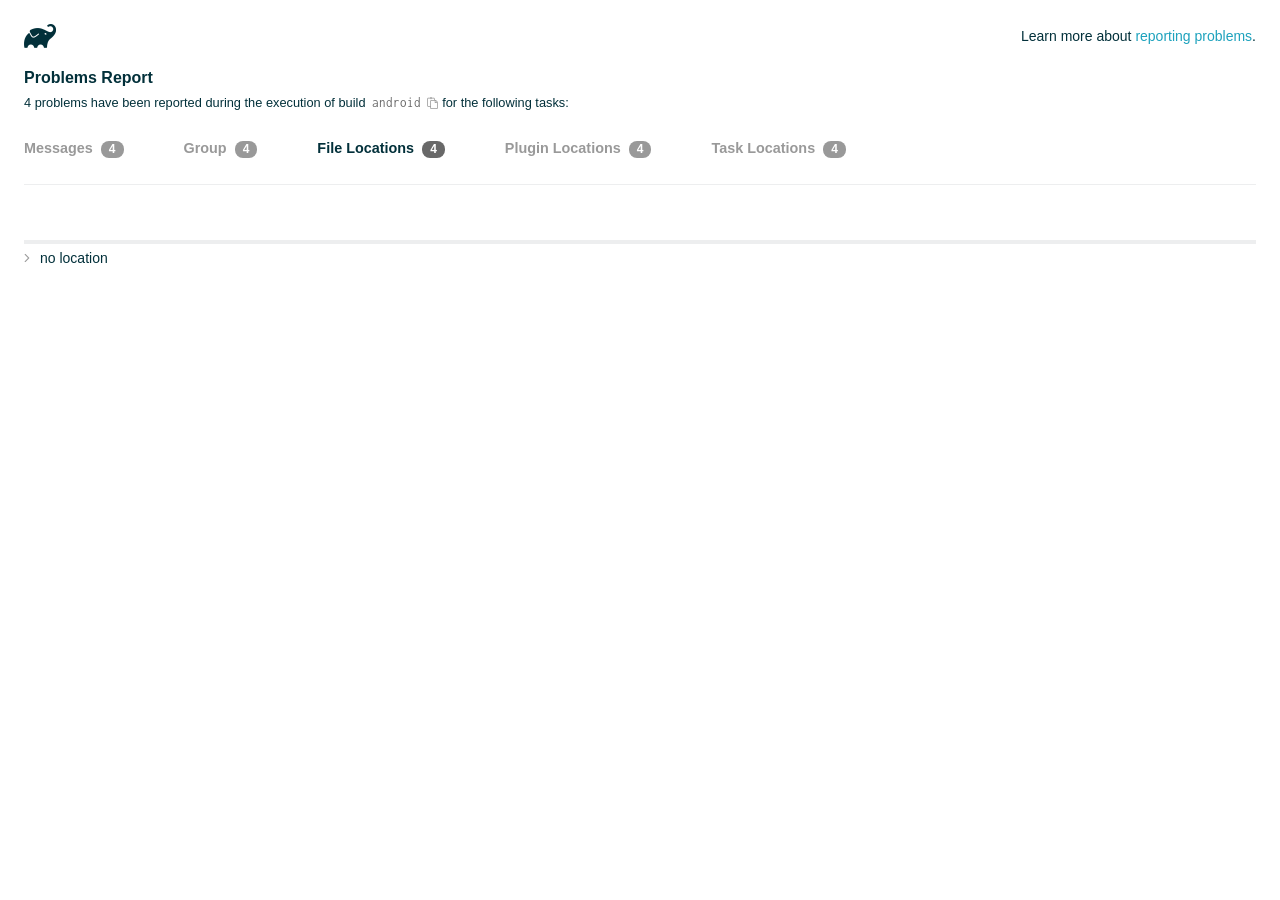
<file: android/build/reports/problems/problems-report.html>
<!DOCTYPE html>

<html lang="en">
<head>
    <!-- Required meta tags -->
    <meta charset="utf-8">
    <meta name="viewport" content="width=device-width, initial-scale=1, shrink-to-fit=no">

                    <style type="text/css">
                /*! normalize.css v7.0.0 | MIT License | github.com/necolas/normalize.css */
html {
    line-height: 1.15;
    -ms-text-size-adjust: 100%;
    -webkit-text-size-adjust: 100%
}

body {
    margin: 0
}

article, aside, footer, header, nav, section {
    display: block
}

h1 {
    font-size: 2em;
    margin: .67em 0
}

figcaption, figure, main {
    display: block
}

figure {
    margin: 1em 40px
}

hr {
    box-sizing: content-box;
    height: 0;
    overflow: visible
}

pre {
    font-family: monospace, monospace;
    font-size: 1em
}

a {
    background-color: transparent;
    -webkit-text-decoration-skip: objects
}

abbr[title] {
    border-bottom: none;
    text-decoration: underline;
    text-decoration: underline dotted
}

b, strong {
    font-weight: inherit
}

b, strong {
    font-weight: bolder
}

code, kbd, samp {
    font-family: monospace, monospace;
    font-size: 1em
}

dfn {
    font-style: italic
}

mark {
    background-color: #ff0;
    color: #000
}

small {
    font-size: 80%
}

sub, sup {
    font-size: 75%;
    line-height: 0;
    position: relative;
    vertical-align: baseline
}

sub {
    bottom: -.25em
}

sup {
    top: -.5em
}

audio, video {
    display: inline-block
}

audio:not([controls]) {
    display: none;
    height: 0
}

img {
    border-style: none
}

svg:not(:root) {
    overflow: hidden
}

button, input, optgroup, select, textarea {
    font-family: sans-serif;
    font-size: 100%;
    line-height: 1.15;
    margin: 0
}

button, input {
    overflow: visible
}

button, select {
    text-transform: none
}

[type=reset], [type=submit], button, html [type=button] {
    -webkit-appearance: button
}

[type=button]::-moz-focus-inner, [type=reset]::-moz-focus-inner, [type=submit]::-moz-focus-inner, button::-moz-focus-inner {
    border-style: none;
    padding: 0
}

[type=button]:-moz-focusring, [type=reset]:-moz-focusring, [type=submit]:-moz-focusring, button:-moz-focusring {
    outline: 1px dotted ButtonText
}

fieldset {
    padding: .35em .75em .625em
}

legend {
    box-sizing: border-box;
    color: inherit;
    display: table;
    max-width: 100%;
    padding: 0;
    white-space: normal
}

progress {
    display: inline-block;
    vertical-align: baseline
}

textarea {
    overflow: auto
}

[type=checkbox], [type=radio] {
    box-sizing: border-box;
    padding: 0
}

[type=number]::-webkit-inner-spin-button, [type=number]::-webkit-outer-spin-button {
    height: auto
}

[type=search] {
    -webkit-appearance: textfield;
    outline-offset: -2px
}

[type=search]::-webkit-search-cancel-button, [type=search]::-webkit-search-decoration {
    -webkit-appearance: none
}

::-webkit-file-upload-button {
    -webkit-appearance: button;
    font: inherit
}

details, menu {
    display: block
}

summary {
    display: list-item
}

canvas {
    display: inline-block
}

template {
    display: none
}

[hidden] {
    display: none
}

/* configuration cache styles */

.report-wrapper {
    margin: 0;
    padding: 0 24px;
}

.gradle-logo {
    width: 32px;
    height: 24px;
    background-image: url("[data-uri]");
    background-size: contain;
}

.header {
    display: flex;
    flex-wrap: wrap;
    position: fixed;
    top: 0;
    left: 0;
    width: 100%;
    padding: 24px 24px 0 24px;
    background-color: white;
    z-index: 1;
}

.learn-more {
    margin-left: auto;
    align-self: center;
    font-size: 0.875rem;
    font-weight: normal;
}

.title {
    display: flex;
    align-items: center;
    padding: 18px 0 24px 0;
    flex: 1 0 100%;
}

.content {
    font-size: 0.875rem;
    padding: 240px 0 48px;
    overflow-x: auto;
    white-space: nowrap;
}

.content ol:first-of-type {
    margin: 0;
}

.tree-btn {
    cursor: pointer;
    display: inline-block;
    width: 16px;
    height: 16px;
    background-size: contain;
    background-repeat: no-repeat;
    vertical-align: middle;
    margin-top: -0.2em;
}

.tree-btn.collapsed {
    background-image: url('data:image/svg+xml;utf8,<svg xmlns="http://www.w3.org/2000/svg" viewBox="0 0 192 512"><path d="M166.9 264.5l-117.8 116c-4.7 4.7-12.3 4.7-17 0l-7.1-7.1c-4.7-4.7-4.7-12.3 0-17L127.3 256 25.1 155.6c-4.7-4.7-4.7-12.3 0-17l7.1-7.1c4.7-4.7 12.3-4.7 17 0l117.8 116c4.6 4.7 4.6 12.3-.1 17z" fill="%23999999" stroke="%23999999"/></svg>');
}

.tree-btn.expanded {
    background-image: url('data:image/svg+xml;utf8,<svg xmlns="http://www.w3.org/2000/svg" viewBox="0 0 256 512"><path d="M119.5 326.9L3.5 209.1c-4.7-4.7-4.7-12.3 0-17l7.1-7.1c4.7-4.7 12.3-4.7 17 0L128 287.3l100.4-102.2c4.7-4.7 12.3-4.7 17 0l7.1 7.1c4.7 4.7 4.7 12.3 0 17L136.5 327c-4.7 4.6-12.3 4.6-17-.1z" fill="%23999999" stroke="%23999999"/></svg>');
}

ul .tree-btn {
    margin-right: 3px;
}

.leaf-icon {
    display: inline-block;
    width: 16px;
    height: 16px;
    background-image: url('data:image/svg+xml;utf8,<svg xmlns="http://www.w3.org/2000/svg" viewBox="0 0 256 512"><path d="M32 256 H224" stroke="%23999999" stroke-width="48" stroke-linecap="round"/></svg>');
    background-size: contain;
    background-repeat: no-repeat;
    vertical-align: middle;
    margin-top: -0.2em;
}

.invisible-text {
    user-select: all; /* Allow the text to be selectable */
    color: transparent; /* Hide the text */
    text-indent: -9999px; /* Move the text out of view */
    position: relative;
    white-space: pre; /* Preserve meaningful whitespace in the invisible text for copying */
}

.text-for-copy {
    display: inline-block;
}

.enum-icon {
    display: inline-block;
    width: 16px;
    height: 16px;
    background-image: url('data:image/svg+xml;utf8,<svg xmlns="http://www.w3.org/2000/svg" viewBox="0 0 1024 1024"><circle cx="512" cy="512" r="200" /></svg>');
    background-size: contain;
    background-repeat: no-repeat;
    vertical-align: middle;
    margin-inline-start: 0.5ex;
    margin-inline-end: 0.5ex;
    margin-top: -0.2em;
}

.error-icon {
    display: inline-block;
    width: 16px;
    height: 16px;
    background-image: url('data:image/svg+xml;utf8,<svg xmlns="http://www.w3.org/2000/svg" viewBox="0 0 320 512"><path d="M193.94 256L296.5 153.44l21.15-21.15c3.12-3.12 3.12-8.19 0-11.31l-22.63-22.63c-3.12-3.12-8.19-3.12-11.31 0L160 222.06 36.29 98.34c-3.12-3.12-8.19-3.12-11.31 0L2.34 120.97c-3.12 3.12-3.12 8.19 0 11.31L126.06 256 2.34 379.71c-3.12 3.12-3.12 8.19 0 11.31l22.63 22.63c3.12 3.12 8.19 3.12 11.31 0L160 289.94 262.56 392.5l21.15 21.15c3.12 3.12 8.19 3.12 11.31 0l22.63-22.63c3.12-3.12 3.12-8.19 0-11.31L193.94 256z" fill="%23FC461E" stroke="%23FC461E"/></svg>');
    background-size: contain;
    background-repeat: no-repeat;
    vertical-align: middle;
    margin-inline-start: 0.5ex;
    margin-inline-end: 0.5ex;
    margin-top: -0.2em;
}

.advice-icon {
    display: inline-block;
    width: 16px;
    height: 16px;
    background-image: url('data:image/svg+xml;utf8,<svg width="800px" height="800px" viewBox="-4.93 0 122.88 122.88" version="1.1" id="Layer_1" xmlns="http://www.w3.org/2000/svg" xmlns:xlink="http://www.w3.org/1999/xlink"  style="enable-background:new 0 0 113.01 122.88" xml:space="preserve"><g><path d="M44.13,102.06c-1.14,0.03-2.14-0.81-2.3-1.96c-0.17-1.2,0.64-2.31,1.82-2.54c-1.3-7.37-4.85-11.43-8.6-15.72 c-2.92-3.34-5.95-6.81-8.34-11.92c-2.35-5.03-3.64-10.23-3.6-15.63c0.05-5.4,1.42-10.96,4.4-16.71c0.02-0.04,0.04-0.07,0.06-0.11 l0,0c3.91-6.62,9.38-11.04,15.47-13.52c5.11-2.09,10.66-2.8,16.1-2.3c5.42,0.5,10.73,2.2,15.37,4.94 c5.9,3.49,10.75,8.67,13.42,15.21c1.44,3.54,2.42,7.49,2.54,11.82c0.12,4.31-0.62,8.96-2.61,13.88 c-2.66,6.59-6.18,10.68-9.47,14.51c-3.03,3.53-5.85,6.81-7.42,11.84c0.89,0.21,1.59,0.94,1.73,1.9c0.17,1.24-0.7,2.39-1.94,2.56 l-0.77,0.11c-0.14,1.09-0.23,2.26-0.27,3.51l0.25-0.04c1.24-0.17,2.39,0.7,2.56,1.94c0.17,1.24-0.7,2.39-1.94,2.56l-0.78,0.11 c0.01,0.15,0.02,0.3,0.03,0.45l0,0c0.07,0.88,0.08,1.73,0.03,2.54l0.13-0.02c1.25-0.15,2.38,0.74,2.54,1.98 c0.15,1.25-0.74,2.38-1.98,2.54l-1.68,0.21c-1.2,3.11-3.34,5.48-5.87,6.94c-1.74,1.01-3.67,1.59-5.61,1.71 c-1.97,0.12-3.96-0.25-5.78-1.13c-2.08-1.02-3.94-2.71-5.29-5.14c-0.65-0.33-1.13-0.97-1.23-1.75c-0.04-0.31-0.01-0.61,0.07-0.89 c-0.39-1.16-0.68-2.43-0.87-3.83l-0.07,0.01c-1.24,0.17-2.39-0.7-2.56-1.94c-0.17-1.24,0.7-2.39,1.94-2.56l0.54-0.08 C44.19,104.32,44.18,103.16,44.13,102.06L44.13,102.06z M2.18,58.86C1.01,58.89,0.04,57.98,0,56.81c-0.04-1.17,0.88-2.14,2.05-2.18 l8.7-0.3c1.17-0.04,2.14,0.88,2.18,2.05c0.04,1.17-0.88,2.14-2.05,2.18L2.18,58.86L2.18,58.86z M110.68,50.25 c1.16-0.12,2.2,0.73,2.32,1.89c0.12,1.16-0.73,2.2-1.89,2.32l-8.66,0.91c-1.16,0.12-2.2-0.73-2.32-1.89 c-0.12-1.16,0.73-2.2,1.89-2.32L110.68,50.25L110.68,50.25z M94.91,14.78c0.65-0.97,1.96-1.23,2.93-0.58 c0.97,0.65,1.23,1.96,0.58,2.93l-4.84,7.24c-0.65,0.97-1.96,1.23-2.93,0.58c-0.97-0.65-1.23-1.96-0.58-2.93L94.91,14.78 L94.91,14.78z M57.63,2.06c0.03-1.17,1-2.09,2.16-2.06c1.17,0.03,2.09,1,2.06,2.16l-0.22,8.7c-0.03,1.17-1,2.09-2.16,2.06 c-1.17-0.03-2.09-1-2.06-2.16L57.63,2.06L57.63,2.06z M13.88,15.53c-0.86-0.8-0.9-2.14-0.11-2.99c0.8-0.86,2.14-0.9,2.99-0.11 l6.37,5.94c0.86,0.8,0.9,2.14,0.11,2.99c-0.8,0.86-2.14,0.9-2.99,0.11L13.88,15.53L13.88,15.53z M47.88,96.95l18.49-2.63 c1.59-6.7,5.05-10.73,8.8-15.08c3.08-3.58,6.36-7.4,8.76-13.34c1.76-4.35,2.41-8.43,2.31-12.19c-0.1-3.75-0.96-7.21-2.24-10.34 c-2.3-5.63-6.51-10.11-11.65-13.15c-4.11-2.43-8.8-3.94-13.59-4.37c-4.77-0.44-9.64,0.19-14.13,2.02 c-5.26,2.15-9.99,5.97-13.39,11.72c-2.64,5.12-3.86,10.02-3.9,14.73c-0.04,4.74,1.11,9.33,3.2,13.8c2.13,4.56,4.97,7.8,7.69,10.92 C42.47,83.9,46.48,88.49,47.88,96.95L47.88,96.95z M65.62,99.02l-17.27,2.45c0.05,1.1,0.07,2.25,0.05,3.47l17.05-2.42 C65.47,101.29,65.52,100.12,65.62,99.02L65.62,99.02z M48.49,109.52c0.12,0.92,0.3,1.76,0.53,2.54l16.55-2.04 c0.11-0.86,0.13-1.77,0.05-2.74l0,0l0-0.02l-0.01-0.17L48.49,109.52L48.49,109.52z M51.37,116.36c0.64,0.67,1.35,1.19,2.1,1.55 c1.15,0.56,2.42,0.79,3.67,0.72c1.29-0.08,2.57-0.47,3.74-1.15c1.1-0.64,2.09-1.53,2.88-2.65L51.37,116.36L51.37,116.36z"/></g></svg>');
    background-size: contain;
    background-repeat: no-repeat;
    vertical-align: middle;
    margin-inline-start: 0.5ex;
    margin-inline-end: 0.5ex;
    margin-top: -0.2em;
}

.warning-icon {
    display: inline-block;
    width: 13px;
    height: 13px;
    background-image: url('data:image/svg+xml;utf8,<svg xmlns="http://www.w3.org/2000/svg" viewBox="0 0 576 512"><path d="M270.2 160h35.5c3.4 0 6.1 2.8 6 6.2l-7.5 196c-.1 3.2-2.8 5.8-6 5.8h-20.5c-3.2 0-5.9-2.5-6-5.8l-7.5-196c-.1-3.4 2.6-6.2 6-6.2zM288 388c-15.5 0-28 12.5-28 28s12.5 28 28 28 28-12.5 28-28-12.5-28-28-28zm281.5 52L329.6 24c-18.4-32-64.7-32-83.2 0L6.5 440c-18.4 31.9 4.6 72 41.6 72H528c36.8 0 60-40 41.5-72zM528 480H48c-12.3 0-20-13.3-13.9-24l240-416c6.1-10.6 21.6-10.7 27.7 0l240 416c6.2 10.6-1.5 24-13.8 24z" fill="%23DEAD22" stroke="%23DEAD22"/></svg>');
    background-size: contain;
    background-repeat: no-repeat;
    vertical-align: middle;
    margin-inline-start: 0.3ex;
    margin-inline-end: 1.1ex;
    margin-top: -0.1em;
}

.documentation-button {
    cursor: pointer;
    display: inline-block;
    width: 13px;
    height: 13px;
    background-image: url('data:image/svg+xml;utf8,<svg xmlns="http://www.w3.org/2000/svg" viewBox="0 0 512 512"><path d="M256 340c-15.464 0-28 12.536-28 28s12.536 28 28 28 28-12.536 28-28-12.536-28-28-28zm7.67-24h-16c-6.627 0-12-5.373-12-12v-.381c0-70.343 77.44-63.619 77.44-107.408 0-20.016-17.761-40.211-57.44-40.211-29.144 0-44.265 9.649-59.211 28.692-3.908 4.98-11.054 5.995-16.248 2.376l-13.134-9.15c-5.625-3.919-6.86-11.771-2.645-17.177C185.658 133.514 210.842 116 255.67 116c52.32 0 97.44 29.751 97.44 80.211 0 67.414-77.44 63.849-77.44 107.408V304c0 6.627-5.373 12-12 12zM256 40c118.621 0 216 96.075 216 216 0 119.291-96.61 216-216 216-119.244 0-216-96.562-216-216 0-119.203 96.602-216 216-216m0-32C119.043 8 8 119.083 8 256c0 136.997 111.043 248 248 248s248-111.003 248-248C504 119.083 392.957 8 256 8z" fill="%23999999" stroke="%23999999"/></svg>');
    background-size: contain;
    background-repeat: no-repeat;
    vertical-align: middle;
    margin-inline-start: 0.5ex;
    margin-inline-end: 0.5ex;
    margin-top: -0.2em;
}

.documentation-button::selection {
    color: transparent;
}

.documentation-button:hover {
    color: transparent;
}

.copy-button {
    cursor: pointer;
    display: inline-block;
    width: 12px;
    height: 12px;
    background-image: url('data:image/svg+xml;utf8,<svg xmlns="http://www.w3.org/2000/svg" viewBox="0 0 448 512"><path d="M433.941 193.941l-51.882-51.882A48 48 0 0 0 348.118 128H320V80c0-26.51-21.49-48-48-48h-66.752C198.643 13.377 180.858 0 160 0s-38.643 13.377-45.248 32H48C21.49 32 0 53.49 0 80v288c0 26.51 21.49 48 48 48h80v48c0 26.51 21.49 48 48 48h224c26.51 0 48-21.49 48-48V227.882a48 48 0 0 0-14.059-33.941zm-22.627 22.627a15.888 15.888 0 0 1 4.195 7.432H352v-63.509a15.88 15.88 0 0 1 7.431 4.195l51.883 51.882zM160 30c9.941 0 18 8.059 18 18s-8.059 18-18 18-18-8.059-18-18 8.059-18 18-18zM48 384c-8.822 0-16-7.178-16-16V80c0-8.822 7.178-16 16-16h66.752c6.605 18.623 24.389 32 45.248 32s38.643-13.377 45.248-32H272c8.822 0 16 7.178 16 16v48H176c-26.51 0-48 21.49-48 48v208H48zm352 96H176c-8.822 0-16-7.178-16-16V176c0-8.822 7.178-16 16-16h144v72c0 13.2 10.8 24 24 24h72v208c0 8.822-7.178 16-16 16z" fill="%23999999" stroke="%23999999"/></svg>');
    background-size: contain;
    background-repeat: no-repeat;
    vertical-align: middle;
    margin-inline-start: 0.5ex;
    margin-top: -0.2em;
}

.groups{
    display: flex;
    border-bottom: 1px solid #EDEEEF;
    flex: 1 0 100%;
}

.uncategorized {
    display: flex;
    border-top: 4px solid #EDEEEF;
    flex: 1 0 100%;
}

.group-selector {
    padding: 0 52px 24px 0;
    font-size: 0.9rem;
    font-weight: bold;
    color: #999999;
    cursor: pointer;
}

.group-selector__count {
    margin: 0 8px;
    border-radius: 8px;
    background-color: #999;
    color: #fff;
    padding: 1px 8px 2px;
    font-size: 0.75rem;
}

.group-selector--active {
    color: #02303A;
    cursor: auto;
}

.group-selector--active .group-selector__count {
    background-color: #686868;
}

.group-selector--disabled {
    cursor: not-allowed;
}

.accordion-header {
    cursor: pointer;
}

.container {
    padding-left: 0.5em;
    padding-right: 0.5em;
}

.stacktrace {
    border-radius: 4px;
    overflow-x: auto;
    padding: 0.5rem;
    margin-bottom: 0;
    min-width: 1000px;
}

/* Lato (bold, regular) */
@font-face {
    font-display: swap;
    font-family: Lato;
    font-weight: 500;
    font-style: normal;
    src: url("https://assets.gradle.com/lato/fonts/lato-semibold/lato-semibold.woff2") format("woff2"),
    url("https://assets.gradle.com/lato/fonts/lato-semibold/lato-semibold.woff") format("woff");
}

@font-face {
    font-display: swap;
    font-family: Lato;
    font-weight: bold;
    font-style: normal;
    src: url("https://assets.gradle.com/lato/fonts/lato-bold/lato-bold.woff2") format("woff2"),
    url("https://assets.gradle.com/lato/fonts/lato-bold/lato-bold.woff") format("woff");
}

* {
    -webkit-box-sizing: border-box;
    -moz-box-sizing: border-box;
    box-sizing: border-box;
}

html,
body {
    margin: 0;
    padding: 0;
}

html {
    font-family: "Lato", "Helvetica Neue", Arial, sans-serif;
    font-size: 16px;
    font-weight: 400;
    line-height: 1.5;
}

body {
    color: #02303A;
    background-color: #ffffff;
    -webkit-text-size-adjust: 100%;
    -ms-text-size-adjust: 100%;
    -webkit-font-smoothing: antialiased;
}


/* typography */
h1, h2, h3, h4, h5, h6 {
    color: #02303A;
    text-rendering: optimizeLegibility;
    margin: 0;
}

h1 {
    font-size: 1rem;
}

h2 {
    font-size: 0.9rem;
}

h3 {
    font-size: 1.125rem;
}

h4, h5, h6 {
    font-size: 0.875rem;
}

h1 code {
    font-weight: bold;
}

ul, ol, dl {
    list-style-position: outside;
    line-height: 1.6;
    padding: 0;
    margin: 0 0 0 20px;
    list-style-type: none;
}

li {
    line-height: 2;
}

a {
    color: #1DA2BD;
    text-decoration: none;
    transition: all 0.3s ease, visibility 0s;
}

a:hover {
    color: #35c1e4;
}

/* code */
code, pre {
    font-family: Inconsolata, Monaco, "Courier New", monospace;
    font-style: normal;
    font-variant-ligatures: normal;
    font-variant-caps: normal;
    font-variant-numeric: normal;
    font-variant-east-asian: normal;
    font-weight: normal;
    font-stretch: normal;
    color: #686868;
}

*:not(pre) > code {
    letter-spacing: 0;
    padding: 0.1em 0.5ex;
    text-rendering: optimizeSpeed;
    word-spacing: -0.15em;
    word-wrap: break-word;
}

pre {
    font-size: 0.75rem;
    line-height: 1.8;
    margin-top: 0;
    margin-bottom: 1.5em;
    padding: 1rem;
}

pre code {
    background-color: transparent;
    color: inherit;
    line-height: 1.8;
    font-size: 100%;
    padding: 0;
}

a code {
    color: #1BA8CB;
}

pre.code, pre.programlisting, pre.screen, pre.tt {
    background-color: #f7f7f8;
    border-radius: 4px;
    font-size: 1em;
    line-height: 1.45;
    margin-bottom: 1.25em;
    overflow-x: auto;
    padding: 1rem;
}

li em, p em {
    padding: 0 1px;
}

code em, tt em {
    text-decoration: none;
}

code + .copy-button {
    margin-inline-start: 0.2ex;
}

.java-exception {
    font-size: 0.75rem;
    padding-left: 24px;
}

.java-exception ul {
    margin: 0;
    line-height: inherit;
}

.java-exception code {
    white-space: pre;
}

.java-exception-part-toggle {
    user-select: none;
    cursor: pointer;
    border-radius: 2px;
    padding: 0.1em 0.2em;
    background: azure;
    color: #686868;
}

                </style>
    <!-- Inconsolata is used as a default monospace font in the report. -->
    <link rel="stylesheet" href="https://fonts.googleapis.com/css?family=Inconsolata:400,700" />

    <title>Gradle Configuration Cache</title>
</head>
<body>

<div id="playground"></div>

<div class="report" id="report">
    Loading...
</div>

<script type="text/javascript">
function configurationCacheProblems() { return (
// begin-report-data
{"diagnostics":[{"locations":[{}],"problem":[{"text":"Properties should be assigned using the 'propName = value' syntax. Setting a property via the Gradle-generated 'propName value' or 'propName(value)' syntax in Groovy DSL has been deprecated."}],"severity":"WARNING","problemDetails":[{"text":"This is scheduled to be removed in Gradle 10.0."}],"contextualLabel":"Properties should be assigned using the 'propName = value' syntax. Setting a property via the Gradle-generated 'propName value' or 'propName(value)' syntax in Groovy DSL has been deprecated.","documentationLink":"https://docs.gradle.org/8.14/userguide/upgrading_version_8.html#groovy_space_assignment_syntax","problemId":[{"name":"deprecation","displayName":"Deprecation"},{"name":"properties-should-be-assigned-using-the-propname-value-syntax-setting-a-property-via-the-gradle-generated-propname-value-or-propname-value-syntax-in-groovy-dsl","displayName":"Properties should be assigned using the 'propName = value' syntax. Setting a property via the Gradle-generated 'propName value' or 'propName(value)' syntax in Groovy DSL has been deprecated."}],"solutions":[[{"text":"Use assignment ('group = <value>') instead."}]]},{"locations":[{}],"problem":[{"text":"Properties should be assigned using the 'propName = value' syntax. Setting a property via the Gradle-generated 'propName value' or 'propName(value)' syntax in Groovy DSL has been deprecated."}],"severity":"WARNING","problemDetails":[{"text":"This is scheduled to be removed in Gradle 10.0."}],"contextualLabel":"Properties should be assigned using the 'propName = value' syntax. Setting a property via the Gradle-generated 'propName value' or 'propName(value)' syntax in Groovy DSL has been deprecated.","documentationLink":"https://docs.gradle.org/8.14/userguide/upgrading_version_8.html#groovy_space_assignment_syntax","problemId":[{"name":"deprecation","displayName":"Deprecation"},{"name":"properties-should-be-assigned-using-the-propname-value-syntax-setting-a-property-via-the-gradle-generated-propname-value-or-propname-value-syntax-in-groovy-dsl","displayName":"Properties should be assigned using the 'propName = value' syntax. Setting a property via the Gradle-generated 'propName value' or 'propName(value)' syntax in Groovy DSL has been deprecated."}],"solutions":[[{"text":"Use assignment ('version = <value>') instead."}]]},{"locations":[{}],"problem":[{"text":"Properties should be assigned using the 'propName = value' syntax. Setting a property via the Gradle-generated 'propName value' or 'propName(value)' syntax in Groovy DSL has been deprecated."}],"severity":"WARNING","problemDetails":[{"text":"This is scheduled to be removed in Gradle 10.0."}],"contextualLabel":"Properties should be assigned using the 'propName = value' syntax. Setting a property via the Gradle-generated 'propName value' or 'propName(value)' syntax in Groovy DSL has been deprecated.","documentationLink":"https://docs.gradle.org/8.14/userguide/upgrading_version_8.html#groovy_space_assignment_syntax","problemId":[{"name":"deprecation","displayName":"Deprecation"},{"name":"properties-should-be-assigned-using-the-propname-value-syntax-setting-a-property-via-the-gradle-generated-propname-value-or-propname-value-syntax-in-groovy-dsl","displayName":"Properties should be assigned using the 'propName = value' syntax. Setting a property via the Gradle-generated 'propName value' or 'propName(value)' syntax in Groovy DSL has been deprecated."}],"solutions":[[{"text":"Use assignment ('compileSdk = <value>') instead."}]]},{"locations":[{}],"problem":[{"text":"Properties should be assigned using the 'propName = value' syntax. Setting a property via the Gradle-generated 'propName value' or 'propName(value)' syntax in Groovy DSL has been deprecated."}],"severity":"WARNING","problemDetails":[{"text":"This is scheduled to be removed in Gradle 10.0."}],"contextualLabel":"Properties should be assigned using the 'propName = value' syntax. Setting a property via the Gradle-generated 'propName value' or 'propName(value)' syntax in Groovy DSL has been deprecated.","documentationLink":"https://docs.gradle.org/8.14/userguide/upgrading_version_8.html#groovy_space_assignment_syntax","problemId":[{"name":"deprecation","displayName":"Deprecation"},{"name":"properties-should-be-assigned-using-the-propname-value-syntax-setting-a-property-via-the-gradle-generated-propname-value-or-propname-value-syntax-in-groovy-dsl","displayName":"Properties should be assigned using the 'propName = value' syntax. Setting a property via the Gradle-generated 'propName value' or 'propName(value)' syntax in Groovy DSL has been deprecated."}],"solutions":[[{"text":"Use assignment ('namespace = <value>') instead."}]]}],"problemsReport":{"totalProblemCount":4,"buildName":"android","requestedTasks":"","documentationLink":"https://docs.gradle.org/8.14/userguide/reporting_problems.html","documentationLinkCaption":"Problem report","summaries":[]}}
// end-report-data
);}
</script>
                <script type="text/javascript">
                !function(n,t){"object"==typeof exports&&"object"==typeof module?module.exports=t():"function"==typeof define&&define.amd?define([],t):"object"==typeof exports?exports["configuration-cache-report"]=t():n["configuration-cache-report"]=t()}(this,(()=>(({70:function(){void 0===ArrayBuffer.isView&&(ArrayBuffer.isView=function(n){return null!=n&&null!=n.__proto__&&n.__proto__.__proto__===Int8Array.prototype.__proto__}),void 0===Math.imul&&(Math.imul=function(n,t){return(4294901760&n)*(65535&t)+(65535&n)*(0|t)|0}),this["configuration-cache-report"]=function(n){"use strict";var t,r,i,e,u,o,f,s,c,a,h,l,_,v,d,g,w,b,p,m,k,q,y,B,C,x,j,P,I,S,z,T,E,L,N,A,M,F,D,O,R,H,$,G,U,V,Q,Z,Y,W,K,X,J,nn,tn,rn,en,un,on,fn,sn,cn,an,hn,ln,_n,vn,dn,gn,wn,bn,pn,mn,kn,qn,yn,Bn,Cn,xn,jn,Pn,In,Sn,zn,Tn,En,Ln,Nn,An,Mn=Math.imul,Fn=ArrayBuffer.isView;function Dn(n,t){if(!(t>=0))throw _u(ce("Requested element count "+t+" is less than zero."));return function(n,t){if(!(t>=0))throw _u(ce("Requested element count "+t+" is less than zero."));if(0===t)return Ct();if(t>=n.length)return function(n){switch(n.length){case 0:return Ct();case 1:return qr(n[0]);default:return function(n){return Hr(function(n){return new It(n,!1)}(n))}(n)}}(n);if(1===t)return qr(n[0]);var r=0,i=Rr(),e=0,u=n.length;n:for(;e<u;){var o=n[e];if(e=e+1|0,i.d(o),(r=r+1|0)===t)break n}return i}(n,rt(n.length-t|0,0))}function On(n,t,r,i,e,u,o){return t=t===A?", ":t,r=r===A?"":r,i=i===A?"":i,e=e===A?-1:e,u=u===A?"...":u,o=o===A?null:o,function(n,t,r,i,e,u,o,f){r=r===A?", ":r,i=i===A?"":i,e=e===A?"":e,u=u===A?-1:u,o=o===A?"...":o,f=f===A?null:f,t.e(i);var s=0,c=0,a=n.length;n:for(;c<a;){var h=n[c];if(c=c+1|0,(s=s+1|0)>1&&t.e(r),!(u<0||s<=u))break n;Jt(t,h,f)}return u>=0&&s>u&&t.e(o),t.e(e),t}(n,Bi(),t,r,i,e,u,o).toString()}function Rn(n){return n.length-1|0}function Hn(n,t){if(null==t){var r=0,i=n.length-1|0;if(r<=i)do{var e=r;if(r=r+1|0,null==n[e])return e}while(r<=i)}else{var u=0,o=n.length-1|0;if(u<=o)do{var f=u;if(u=u+1|0,le(t,n[f]))return f}while(u<=o)}return-1}function $n(n,t,r,i,e,u,o){return t=t===A?", ":t,r=r===A?"":r,i=i===A?"":i,e=e===A?-1:e,u=u===A?"...":u,o=o===A?null:o,Gn(n,Bi(),t,r,i,e,u,o).toString()}function Gn(n,t,r,i,e,u,o,f){r=r===A?", ":r,i=i===A?"":i,e=e===A?"":e,u=u===A?-1:u,o=o===A?"...":o,f=f===A?null:f,t.e(i);var s=0,c=n.f();n:for(;c.g();){var a=c.h();if((s=s+1|0)>1&&t.e(r),!(u<0||s<=u))break n;Jt(t,a,f)}return u>=0&&s>u&&t.e(o),t.e(e),t}function Un(n){if(n.i())throw xu("List is empty.");return n.j(0)}function Vn(n){return new tt(n)}function Qn(n){if(Ke(n,Di)){var t;switch(n.k()){case 0:t=Ct();break;case 1:t=qr(Ke(n,Fi)?n.j(0):n.f().h());break;default:t=Zn(n)}return t}return xt(Xn(n))}function Zn(n){return Hr(n)}function Yn(n){if(Ke(n,Di)&&n.k()<=1)return Qn(n);var t=Xn(n);return function(n){var t=(n.k()/2|0)-1|0;if(t<0)return br();var r=jt(n),i=0;if(i<=t)do{var e=i;i=i+1|0;var u=n.j(e);n.f4(e,n.j(r)),n.f4(r,u),r=r-1|0}while(e!==t)}(t),t}function Wn(n,t){if(!(t>=0))throw _u(ce("Requested element count "+t+" is less than zero."));return function(n,t){if(!(t>=0))throw _u(ce("Requested element count "+t+" is less than zero."));if(0===t)return Ct();if(Ke(n,Di)){if(t>=n.k())return Qn(n);if(1===t)return qr(function(n){if(Ke(n,Fi))return Un(n);var t=n.f();if(!t.g())throw xu("Collection is empty.");return t.h()}(n))}var r=0,i=Rr(),e=n.f();n:for(;e.g();){var u=e.h();if(i.d(u),(r=r+1|0)===t)break n}return xt(i)}(n,rt(n.k()-t|0,0))}function Kn(n,t){if(!(t>=0))throw _u(ce("Requested element count "+t+" is less than zero."));if(0===t)return Ct();var r=n.k();if(t>=r)return Qn(n);if(1===t)return qr(Jn(n));var i=Rr();if(Ke(n,bi)){var e=r-t|0;if(e<r)do{var u=e;e=e+1|0,i.d(n.j(u))}while(e<r)}else for(var o=n.l(r-t|0);o.g();){var f=o.h();i.d(f)}return i}function Xn(n){return Ke(n,Di)?Zn(n):nt(n,Or())}function Jn(n){if(n.i())throw xu("List is empty.");return n.j(jt(n))}function nt(n,t){for(var r=n.f();r.g();){var i=r.h();t.d(i)}return t}function tt(n){this.n_1=n}function rt(n,t){return n<t?t:n}function it(n,t){return n>t?t:n}function et(n,t){return Kt().q(n,t,-1)}function ut(n,t){return new Ft(n,t)}function ot(n){var t=n.f();if(!t.g())return Ct();var r=t.h();if(!t.g())return qr(r);var i=Or();for(i.d(r);t.g();)i.d(t.h());return i}function ft(n){this.r_1=n}function st(n,t){this.s_1=n,this.t_1=t}function ct(){}function at(n){this.x_1=n,this.w_1=0}function ht(n,t){this.a1_1=n,at.call(this,n),_t().b1(t,this.a1_1.k()),this.w_1=t}function lt(){t=this}function _t(){return null==t&&new lt,t}function vt(){_t(),ct.call(this)}function dt(n){this.h1_1=n}function gt(n,t){return t===n?"(this Map)":Vi(t)}function wt(n,t){var r;n:{for(var i=n.o().f();i.g();){var e=i.h();if(le(e.j1(),t)){r=e;break n}}r=null}return r}function bt(){r=this}function pt(){return null==r&&new bt,r}function mt(n){this.q1_1=n,ct.call(this)}function kt(){pt(),this.n1_1=null,this.o1_1=null}function qt(){i=this}function yt(){return null==i&&new qt,i}function Bt(n){return n.length>0?ou(n):Ct()}function Ct(){return null==e&&new Pt,e}function xt(n){switch(n.k()){case 0:return Ct();case 1:return qr(n.j(0));default:return n}}function jt(n){return n.k()-1|0}function Pt(){e=this,this.z1_1=new ke(-1478467534,-1720727600)}function It(n,t){this.b2_1=n,this.c2_1=t}function St(){u=this}function zt(){return null==u&&new St,u}function Tt(n,t){return Ke(n,Di)?n.k():t}function Et(n,t){if(Ke(t,Di))return n.m(t);for(var r=!1,i=t.f();i.g();){var e=i.h();n.d(e)&&(r=!0)}return r}function Lt(){}function Nt(n,t){this.h2_1=n,this.g2_1=n.i2_1.l(function(n,t){if(!(0<=t&&t<=n.k()))throw du("Position index "+t+" must be in range ["+Ve(0,n.k())+"].");return n.k()-t|0}(n,t))}function At(n){vt.call(this),this.i2_1=n}function Mt(n){this.k2_1=n,this.j2_1=n.l2_1.f()}function Ft(n,t){this.l2_1=n,this.m2_1=t}function Dt(n){for(;n.n2_1.g();){var t=n.n2_1.h();if(n.q2_1.t2_1(t)===n.q2_1.s2_1)return n.p2_1=t,n.o2_1=1,br()}n.o2_1=0}function Ot(n){this.q2_1=n,this.n2_1=n.r2_1.f(),this.o2_1=-1,this.p2_1=null}function Rt(n,t,r){t=t===A||t,this.r2_1=n,this.s2_1=t,this.t2_1=r}function Ht(){return null==o&&new $t,o}function $t(){o=this,this.u2_1=new ke(1993859828,793161749)}function Gt(n,t,r){return Ut(Ut(n,r)-Ut(t,r)|0,r)}function Ut(n,t){var r=n%t|0;return r>=0?r:r+t|0}function Vt(){f=this,this.p_1=new Zt(1,0)}function Qt(){return null==f&&new Vt,f}function Zt(n,t){Qt(),Xt.call(this,n,t,1)}function Yt(n,t,r){Lt.call(this),this.d3_1=r,this.e3_1=t,this.f3_1=this.d3_1>0?n<=t:n>=t,this.g3_1=this.f3_1?n:this.e3_1}function Wt(){s=this}function Kt(){return null==s&&new Wt,s}function Xt(n,t,r){if(Kt(),0===r)throw _u("Step must be non-zero.");if(r===mr().MIN_VALUE)throw _u("Step must be greater than Int.MIN_VALUE to avoid overflow on negation.");this.z2_1=n,this.a3_1=function(n,t,r){var i;if(r>0)i=n>=t?t:t-Gt(t,n,r)|0;else{if(!(r<0))throw _u("Step is zero.");i=n<=t?t:t+Gt(n,t,0|-r)|0}return i}(n,t,r),this.b3_1=r}function Jt(n,t,r){null!=r?n.e(r(t)):null==t||nu(t)?n.e(t):t instanceof Mi?n.i3(t.h3_1):n.e(Vi(t))}function nr(n,t,r){if(n===t)return!0;if(!(r=r!==A&&r))return!1;var i=xi(n),e=xi(t);return i===e||le(new Mi(ne(Li(i).toLowerCase(),0)),new Mi(ne(Li(e).toLowerCase(),0)))}function tr(n){return re(n)-1|0}function rr(n,t,r,i){return r=r===A?0:r,(i=i!==A&&i)||"string"!=typeof n?ir(n,t,r,re(n),i):n.indexOf(t,r)}function ir(n,t,r,i,e,u){var o=(u=u!==A&&u)?et(it(r,tr(n)),rt(i,0)):Ve(rt(r,0),it(i,re(n)));if("string"==typeof n&&"string"==typeof t){var f=o.z2_1,s=o.a3_1,c=o.b3_1;if(c>0&&f<=s||c<0&&s<=f)do{var a=f;if(f=f+c|0,Ti(t,0,n,a,re(t),e))return a}while(a!==s)}else{var h=o.z2_1,l=o.a3_1,_=o.b3_1;if(_>0&&h<=l||_<0&&l<=h)do{var v=h;if(h=h+_|0,fr(t,0,n,v,re(t),e))return v}while(v!==l)}return-1}function er(n){var t=0,r=re(n)-1|0,i=!1;n:for(;t<=r;){var e=ji(ne(n,i?r:t));if(i){if(!e)break n;r=r-1|0}else e?t=t+1|0:i=!0}return ie(n,t,r+1|0)}function ur(n,t){return ce(ie(n,t.y2(),t.c3()+1|0))}function or(n,t,r,i,e){r=r===A?0:r,i=i!==A&&i,sr(e=e===A?0:e);var u,o,f=ou(t);return new hr(n,r,e,(u=f,o=i,function(n,t){var r=function(n,t,r,i){if(!i&&1===t.k()){var e=function(n){if(Ke(n,Fi))return function(n){var t;switch(n.k()){case 0:throw xu("List is empty.");case 1:t=n.j(0);break;default:throw _u("List has more than one element.")}return t}(n);var t=n.f();if(!t.g())throw xu("Collection is empty.");var r=t.h();if(t.g())throw _u("Collection has more than one element.");return r}(t),u=rr(n,e,r);return u<0?null:_r(u,e)}var o=Ve(rt(r,0),re(n));if("string"==typeof n){var f=o.z2_1,s=o.a3_1,c=o.b3_1;if(c>0&&f<=s||c<0&&s<=f)do{var a,h=f;f=f+c|0;n:{for(var l=t.f();l.g();){var _=l.h();if(Ti(_,0,n,h,_.length,i)){a=_;break n}}a=null}if(null!=a)return _r(h,a)}while(h!==s)}else{var v=o.z2_1,d=o.a3_1,g=o.b3_1;if(g>0&&v<=d||g<0&&d<=v)do{var w,b=v;v=v+g|0;n:{for(var p=t.f();p.g();){var m=p.h();if(fr(m,0,n,b,m.length,i)){w=m;break n}}w=null}if(null!=w)return _r(b,w)}while(b!==d)}return null}(n,u,t,o);return null==r?null:_r(r.t3_1,r.u3_1.length)}))}function fr(n,t,r,i,e,u){if(i<0||t<0||t>(re(n)-e|0)||i>(re(r)-e|0))return!1;var o=0;if(o<e)do{var f=o;if(o=o+1|0,!nr(ne(n,t+f|0),ne(r,i+f|0),u))return!1}while(o<e);return!0}function sr(n){if(!(n>=0))throw _u(ce("Limit must be non-negative, but was "+n))}function cr(n){if(n.l3_1<0)n.j3_1=0,n.m3_1=null;else{var t;if(n.o3_1.r3_1>0?(n.n3_1=n.n3_1+1|0,t=n.n3_1>=n.o3_1.r3_1):t=!1,t||n.l3_1>re(n.o3_1.p3_1))n.m3_1=Ve(n.k3_1,tr(n.o3_1.p3_1)),n.l3_1=-1;else{var r=n.o3_1.s3_1(n.o3_1.p3_1,n.l3_1);if(null==r)n.m3_1=Ve(n.k3_1,tr(n.o3_1.p3_1)),n.l3_1=-1;else{var i=r.v3(),e=r.w3();n.m3_1=function(n,t){return t<=mr().MIN_VALUE?Qt().p_1:Ve(n,t-1|0)}(n.k3_1,i),n.k3_1=i+e|0,n.l3_1=n.k3_1+(0===e?1:0)|0}}n.j3_1=1}}function ar(n){this.o3_1=n,this.j3_1=-1,this.k3_1=function(n,t,r){if(0>r)throw _u("Cannot coerce value to an empty range: maximum "+r+" is less than minimum 0.");return n<0?0:n>r?r:n}(n.q3_1,0,re(n.p3_1)),this.l3_1=this.k3_1,this.m3_1=null,this.n3_1=0}function hr(n,t,r,i){this.p3_1=n,this.q3_1=t,this.r3_1=r,this.s3_1=i}function lr(n,t){this.t3_1=n,this.u3_1=t}function _r(n,t){return new lr(n,t)}function vr(){}function dr(){}function gr(){}function wr(){c=this}function br(){return null==c&&new wr,c}function pr(){a=this,this.MIN_VALUE=-2147483648,this.MAX_VALUE=2147483647,this.SIZE_BYTES=4,this.SIZE_BITS=32}function mr(){return null==a&&new pr,a}function kr(n){for(var t=[],r=n.f();r.g();)t.push(r.h());return t}function qr(n){return 0===(t=[n]).length?Or():Hr(new It(t,!0));var t}function yr(n){return n<0&&function(){throw Pu("Index overflow has happened.")}(),n}function Br(n){return void 0!==n.toArray?n.toArray():kr(n)}function Cr(n){return function(n,t){for(var r=0,i=n.length;r<i;){var e=n[r];r=r+1|0,t.d(e)}return t}(t=[n],(r=t.length,i=de(ve(ni)),function(n,t,r){Mr.call(r),ni.call(r),r.y5_1=function(n){return Kr(n,0,de(ve(Xr)))}(n)}(r,0,i),i));var t,r,i}function xr(){ct.call(this)}function jr(n){this.j4_1=n,this.h4_1=0,this.i4_1=-1}function Pr(n,t){this.n4_1=n,jr.call(this,n),_t().b1(t,this.n4_1.k()),this.h4_1=t}function Ir(){xr.call(this),this.o4_1=0}function Sr(n){this.r4_1=n}function zr(n){this.s4_1=n}function Tr(n,t){this.t4_1=n,this.u4_1=t}function Er(){Mr.call(this)}function Lr(n){this.x4_1=n,Mr.call(this)}function Nr(n){this.e5_1=n,xr.call(this)}function Ar(){kt.call(this),this.c5_1=null,this.d5_1=null}function Mr(){xr.call(this)}function Fr(){h=this;var n=Rr();n.c_1=!0,this.i5_1=n}function Dr(){return null==h&&new Fr,h}function Or(){return n=de(ve(Gr)),t=[],Gr.call(n,t),n;var n,t}function Rr(n){return t=de(ve(Gr)),r=[],Gr.call(t,r),t;var t,r}function Hr(n){return function(n,t){var r;return r=Br(n),Gr.call(t,r),t}(n,de(ve(Gr)))}function $r(n,t){return _t().e1(t,n.k()),t}function Gr(n){Dr(),Ir.call(this),this.b_1=n,this.c_1=!1}function Ur(n,t,r,i,e){if(r===i)return n;var u=(r+i|0)/2|0,o=Ur(n,t,r,u,e),f=Ur(n,t,u+1|0,i,e),s=o===t?n:t,c=r,a=u+1|0,h=r;if(h<=i)do{var l=h;if(h=h+1|0,c<=u&&a<=i){var _=o[c],v=f[a];e.compare(_,v)<=0?(s[l]=_,c=c+1|0):(s[l]=v,a=a+1|0)}else c<=u?(s[l]=o[c],c=c+1|0):(s[l]=f[a],a=a+1|0)}while(l!==i);return s}function Vr(n,t){return(3&n)-(3&t)|0}function Qr(){_=this}function Zr(n){this.n5_1=n,Er.call(this)}function Yr(n){return function(n,t){Ar.call(t),Xr.call(t),t.t5_1=n,t.u5_1=n.w5()}(new ui((null==_&&new Qr,_)),n),n}function Wr(){return Yr(de(ve(Xr)))}function Kr(n,t,r){if(Yr(r),!(n>=0))throw _u(ce("Negative initial capacity: "+n));if(!(t>=0))throw _u(ce("Non-positive load factor: "+t));return r}function Xr(){this.v5_1=null}function Jr(n,t){return Mr.call(t),ni.call(t),t.y5_1=n,t}function ni(){}function ti(n,t){var r=ii(n,n.h6_1.m5(t));if(null==r)return null;var i=r;if(null!=i&&Xe(i))return ri(i,n,t);var e=i;return n.h6_1.l5(e.j1(),t)?e:null}function ri(n,t,r){var i;n:{for(var e=0,u=n.length;e<u;){var o=n[e];if(e=e+1|0,t.h6_1.l5(o.j1(),r)){i=o;break n}}i=null}return i}function ii(n,t){var r=n.i6_1[t];return void 0===r?null:r}function ei(n){this.g6_1=n,this.z5_1=-1,this.a6_1=Object.keys(n.i6_1),this.b6_1=-1,this.c6_1=null,this.d6_1=!1,this.e6_1=-1,this.f6_1=null}function ui(n){this.h6_1=n,this.i6_1=this.k6(),this.j6_1=0}function oi(){}function fi(n){this.n6_1=n,this.l6_1=null,this.m6_1=null,this.m6_1=this.n6_1.y6_1.v6_1}function si(){v=this;var n,t=(_i(0,0,n=de(ve(vi))),n);t.x6_1=!0,this.e7_1=t}function ci(){return null==v&&new si,v}function ai(n,t,r){this.d7_1=n,Tr.call(this,t,r),this.b7_1=null,this.c7_1=null}function hi(n){this.y6_1=n,Er.call(this)}function li(){return Yr(n=de(ve(vi))),vi.call(n),n.w6_1=Wr(),n;var n}function _i(n,t,r){return Kr(n,t,r),vi.call(r),r.w6_1=Wr(),r}function vi(){ci(),this.v6_1=null,this.x6_1=!1}function di(){d=this;var n=gi(0),t=n.y5_1;(t instanceof vi?t:pe()).j5(),this.f7_1=n}function gi(n){return function(n,t){return function(n,t,r){Jr(function(n,t){return _i(n,t,de(ve(vi)))}(n,t),r),wi.call(r)}(n,0,t),t}(n,de(ve(wi)))}function wi(){null==d&&new di}function bi(){}function pi(){}function mi(n){pi.call(this),this.k7_1=n}function ki(){qi.call(this)}function qi(){pi.call(this),this.m7_1=""}function yi(){if(!w){w=!0;var n="undefined"!=typeof process&&process.versions&&!!process.versions.node;g=n?new mi(process.stdout):new ki}}function Bi(){return n=de(ve(Ci)),Ci.call(n,""),n;var n}function Ci(n){this.o7_1=void 0!==n?n:""}function xi(n){var t=Li(n).toUpperCase();return t.length>1?n:ne(t,0)}function ji(n){return function(n){return 9<=n&&n<=13||28<=n&&n<=32||160===n||n>4096&&(5760===n||8192<=n&&n<=8202||8232===n||8233===n||8239===n||8287===n||12288===n)}(n)}function Pi(){b=this,this.q7_1=new RegExp("[\\\\^$*+?.()|[\\]{}]","g"),this.r7_1=new RegExp("[\\\\$]","g"),this.s7_1=new RegExp("\\$","g")}function Ii(){return null==b&&new Pi,b}function Si(n,t){Ii(),this.v7_1=n,this.w7_1=function(n){if(Ke(n,Di)){var t;switch(n.k()){case 0:t=Ht();break;case 1:t=Cr(Ke(n,Fi)?n.j(0):n.f().h());break;default:t=nt(n,gi(n.k()))}return t}return function(n){switch(n.k()){case 0:return Ht();case 1:return Cr(n.f().h());default:return n}}(nt(n,(r=de(ve(wi)),Jr(li(),r),wi.call(r),r)));var r}(t),this.x7_1=new RegExp(n,$n(t,"","gu",A,A,A,zi)),this.y7_1=null,this.z7_1=null}function zi(n){return n.d8_1}function Ti(n,t,r,i,e,u){return fr(n,t,r,i,e,u=u!==A&&u)}function Ei(n,t){return n-t|0}function Li(n){return String.fromCharCode(n)}function Ni(){p=this,this.e8_1=0,this.f8_1=65535,this.g8_1=55296,this.h8_1=56319,this.i8_1=56320,this.j8_1=57343,this.k8_1=55296,this.l8_1=57343,this.m8_1=2,this.n8_1=16}function Ai(){return null==p&&new Ni,p}function Mi(n){Ai(),this.h3_1=n}function Fi(){}function Di(){}function Oi(){}function Ri(){}function Hi(){}function $i(){}function Gi(){m=this}function Ui(n,t){null==m&&new Gi,this.p8_1=n,this.q8_1=t}function Vi(n){var t=null==n?null:ce(n);return null==t?"null":t}function Qi(n){return new Zi(n)}function Zi(n){this.t8_1=n,this.s8_1=0}function Yi(){return Ji(),k}function Wi(){return Ji(),q}function Ki(){return Ji(),y}function Xi(){return Ji(),B}function Ji(){x||(x=!0,k=new ArrayBuffer(8),q=new Float64Array(Yi()),new Float32Array(Yi()),y=new Int32Array(Yi()),Wi()[0]=-1,B=0!==Ki()[0]?1:0,C=1-Xi()|0)}function ne(n,t){var r;if(te(n)){var i,e=n.charCodeAt(t);if(Ai(),e<0?i=!0:(Ai(),i=e>65535),i)throw _u("Invalid Char code: "+e);r=Ue(e)}else r=n.y3(t);return r}function te(n){return"string"==typeof n}function re(n){return te(n)?n.length:n.x3()}function ie(n,t,r){return te(n)?n.substring(t,r):n.z3(t,r)}function ee(n){return ce(n)}function ue(n,t){var r;switch(typeof n){case"number":r="number"==typeof t?oe(n,t):t instanceof ke?oe(n,t.w8()):fe(n,t);break;case"string":case"boolean":r=fe(n,t);break;default:r=function(n,t){return n.a4(t)}(n,t)}return r}function oe(n,t){var r;if(n<t)r=-1;else if(n>t)r=1;else if(n===t){var i;if(0!==n)i=0;else{var e=1/n;i=e===1/t?0:e<0?-1:1}r=i}else r=n!=n?t!=t?0:1:-1;return r}function fe(n,t){return n<t?-1:n>t?1:0}function se(n){if(!("kotlinHashCodeValue$"in n)){var t=4294967296*Math.random()|0,r=new Object;r.value=t,r.enumerable=!1,Object.defineProperty(n,"kotlinHashCodeValue$",r)}return n.kotlinHashCodeValue$}function ce(n){return null==n?"null":function(n){return!!Ye(n)||Fn(n)}(n)?"[...]":n.toString()}function ae(n){if(null==n)return 0;var t;switch(typeof n){case"object":t="function"==typeof n.hashCode?n.hashCode():se(n);break;case"function":t=se(n);break;case"number":t=function(n){return Ji(),(0|n)===n?Ge(n):(Wi()[0]=n,Mn(Ki()[(Ji(),C)],31)+Ki()[Xi()]|0)}(n);break;case"boolean":t=n?1:0;break;default:t=he(String(n))}return t}function he(n){var t=0,r=0,i=n.length-1|0;if(r<=i)do{var e=r;r=r+1|0;var u=n.charCodeAt(e);t=Mn(t,31)+u|0}while(e!==i);return t}function le(n,t){return null==n?null==t:null!=t&&("object"==typeof n&&"function"==typeof n.equals?n.equals(t):n!=n?t!=t:"number"==typeof n&&"number"==typeof t?n===t&&(0!==n||1/n==1/t):n===t)}function _e(n,t){null!=Error.captureStackTrace?Error.captureStackTrace(n,t):n.stack=(new Error).stack}function ve(n){return n.prototype}function de(n){return Object.create(n)}function ge(n,t,r){Error.call(n),function(n,t,r){var i=eu(Object.getPrototypeOf(n));if(!(1&i)){var e;if(null==t){var u;if(null!==t){var o=null==r?null:r.toString();u=null==o?A:o}else u=A;e=u}else e=t;n.message=e}2&i||(n.cause=r),n.name=Object.getPrototypeOf(n).constructor.name}(n,t,r)}function we(n){var t;return null==n?function(){throw Eu()}():t=n,t}function be(){throw Nu()}function pe(){throw Mu()}function me(){j=this,this.x8_1=new ke(0,-2147483648),this.y8_1=new ke(-1,2147483647),this.z8_1=8,this.a9_1=64}function ke(n,t){null==j&&new me,gr.call(this),this.u8_1=n,this.v8_1=t}function qe(){return $e(),P}function ye(){return $e(),I}function Be(){return $e(),S}function Ce(){return $e(),T}function xe(){return $e(),E}function je(n,t){if($e(),Te(n,t))return 0;var r=Ne(n),i=Ne(t);return r&&!i?-1:!r&&i?1:Ne(Ie(n,t))?-1:1}function Pe(n,t){$e();var r=n.v8_1>>>16|0,i=65535&n.v8_1,e=n.u8_1>>>16|0,u=65535&n.u8_1,o=t.v8_1>>>16|0,f=65535&t.v8_1,s=t.u8_1>>>16|0,c=0,a=0,h=0,l=0;return c=(c=c+((a=(a=a+((h=(h=h+((l=l+(u+(65535&t.u8_1)|0)|0)>>>16|0)|0)+(e+s|0)|0)>>>16|0)|0)+(i+f|0)|0)>>>16|0)|0)+(r+o|0)|0,new ke((h&=65535)<<16|(l&=65535),(c&=65535)<<16|(a&=65535))}function Ie(n,t){return $e(),Pe(n,t.e9())}function Se(n,t){if($e(),Ae(n))return qe();if(Ae(t))return qe();if(Te(n,Ce()))return Me(t)?Ce():qe();if(Te(t,Ce()))return Me(n)?Ce():qe();if(Ne(n))return Ne(t)?Se(Fe(n),Fe(t)):Fe(Se(Fe(n),t));if(Ne(t))return Fe(Se(n,Fe(t)));if(De(n,xe())&&De(t,xe()))return Oe(ze(n)*ze(t));var r=n.v8_1>>>16|0,i=65535&n.v8_1,e=n.u8_1>>>16|0,u=65535&n.u8_1,o=t.v8_1>>>16|0,f=65535&t.v8_1,s=t.u8_1>>>16|0,c=65535&t.u8_1,a=0,h=0,l=0,_=0;return l=l+((_=_+Mn(u,c)|0)>>>16|0)|0,_&=65535,h=(h=h+((l=l+Mn(e,c)|0)>>>16|0)|0)+((l=(l&=65535)+Mn(u,s)|0)>>>16|0)|0,l&=65535,a=(a=(a=a+((h=h+Mn(i,c)|0)>>>16|0)|0)+((h=(h&=65535)+Mn(e,s)|0)>>>16|0)|0)+((h=(h&=65535)+Mn(u,f)|0)>>>16|0)|0,h&=65535,a=a+(((Mn(r,c)+Mn(i,s)|0)+Mn(e,f)|0)+Mn(u,o)|0)|0,new ke(l<<16|_,(a&=65535)<<16|h)}function ze(n){return $e(),4294967296*n.v8_1+function(n){return $e(),n.u8_1>=0?n.u8_1:4294967296+n.u8_1}(n)}function Te(n,t){return $e(),n.v8_1===t.v8_1&&n.u8_1===t.u8_1}function Ee(n,t){if($e(),t<2||36<t)throw mu("radix out of range: "+t);if(Ae(n))return"0";if(Ne(n)){if(Te(n,Ce())){var r=Le(t),i=n.d9(r),e=Ie(Se(i,r),n).g9();return Ee(i,t)+e.toString(t)}return"-"+Ee(Fe(n),t)}for(var u=2===t?31:t<=10?9:t<=21?7:t<=35?6:5,o=Oe(Math.pow(t,u)),f=n,s="";;){var c=f.d9(o),a=Ie(f,Se(c,o)).g9().toString(t);if(Ae(f=c))return a+s;for(;a.length<u;)a="0"+a;s=a+s}}function Le(n){return $e(),new ke(n,n<0?-1:0)}function Ne(n){return $e(),n.v8_1<0}function Ae(n){return $e(),0===n.v8_1&&0===n.u8_1}function Me(n){return $e(),!(1&~n.u8_1)}function Fe(n){return $e(),n.e9()}function De(n,t){return $e(),je(n,t)<0}function Oe(n){if($e(),(t=n)!=t)return qe();if(n<=-0x8000000000000000)return Ce();if(n+1>=0x8000000000000000)return $e(),z;if(n<0)return Fe(Oe(-n));var t,r=4294967296;return new ke(n%r|0,n/r|0)}function Re(n,t){return $e(),je(n,t)>0}function He(n,t){return $e(),je(n,t)>=0}function $e(){L||(L=!0,P=Le(0),I=Le(1),S=Le(-1),z=new ke(-1,2147483647),T=new ke(0,-2147483648),E=Le(16777216))}function Ge(n){return n instanceof ke?n.g9():function(n){return n>2147483647?2147483647:n<-2147483648?-2147483648:0|n}(n)}function Ue(n){var t;return t=function(n){return n<<16>>16}(Ge(n)),function(n){return 65535&n}(t)}function Ve(n,t){return new Zt(n,t)}function Qe(n,t,r,i){return Ze("class",n,t,r,i,null)}function Ze(n,t,r,i,e,u){return{kind:n,simpleName:t,associatedObjectKey:r,associatedObjects:i,suspendArity:e,$kClass$:A,iid:u}}function Ye(n){return Array.isArray(n)}function We(n,t,r,i,e,u,o,f){null!=i&&(n.prototype=Object.create(i.prototype),n.prototype.constructor=n);var s=r(t,u,o,null==f?[]:f);n.$metadata$=s,null!=e&&((null!=s.iid?n:n.prototype).$imask$=function(n){for(var t=1,r=[],i=0,e=n.length;i<e;){var u=n[i];i=i+1|0;var o=t,f=u.prototype.$imask$,s=null==f?u.$imask$:f;null!=s&&(r.push(s),o=s.length);var c=u.$metadata$.iid,a=null==c?null:(l=void 0,v=1<<(31&(h=c)),(l=new Int32Array(1+(h>>5)|0))[_=h>>5]=l[_]|v,l);null!=a&&(r.push(a),o=Math.max(o,a.length)),o>t&&(t=o)}var h,l,_,v;return function(n,t){for(var r=0,i=new Int32Array(n);r<n;){for(var e=r,u=0,o=0,f=t.length;o<f;){var s=t[o];o=o+1|0,e<s.length&&(u|=s[e])}i[e]=u,r=r+1|0}return i}(t,r)}(e))}function Ke(n,t){return function(n,t){var r=n.$imask$;return null!=r&&function(n,t){var r=t>>5;if(r>n.length)return!1;var i=1<<(31&t);return!!(n[r]&i)}(r,t)}(n,t.$metadata$.iid)}function Xe(n){return!!Ye(n)&&!n.$type$}function Je(n){var t;switch(typeof n){case"string":case"number":case"boolean":case"function":t=!0;break;default:t=n instanceof Object}return t}function nu(n){return"string"==typeof n||Ke(n,vr)}function tu(n,t,r,i){return Ze("interface",n,t,r,i,(null==N&&(N=0),N=ru()+1|0,ru()))}function ru(){if(null!=N)return N;!function(){throw Du("lateinit property iid has not been initialized")}()}function iu(n,t,r,i){return Ze("object",n,t,r,i,null)}function eu(n){var t=n.constructor,r=null==t?null:t.$metadata$,i=null==r?null:r.errorInfo;if(null!=i)return i;var e,u=0;if(uu(n,"message")&&(u|=1),uu(n,"cause")&&(u|=2),3!==u){var o=(e=n,Object.getPrototypeOf(e));o!=Error.prototype&&(u|=eu(o))}return null!=r&&(r.errorInfo=u),u}function uu(n,t){return n.hasOwnProperty(t)}function ou(n){return new Gr(n)}function fu(n,t,r){for(var i=new Int32Array(r),e=0,u=0,o=0,f=0,s=n.length;f<s;){var c=ne(n,f);f=f+1|0;var a=t[c];if(u|=(31&a)<<o,a<32){var h=e;e=h+1|0,i[h]=u,u=0,o=0}else o=o+5|0}return i}function su(n,t){for(var r=0,i=n.length-1|0,e=-1,u=0;r<=i;)if(t>(u=n[e=(r+i|0)/2|0]))r=e+1|0;else{if(t===u)return e;i=e-1|0}return e-(t<u?1:0)|0}function cu(){M=this;var n="ABCDEFGHIJKLMNOPQRSTUVWXYZabcdefghijklmnopqrstuvwxyz0123456789+/",t=new Int32Array(128),r=0,i=re(n)-1|0;if(r<=i)do{var e=r;r=r+1|0,t[ne(n,e)]=e}while(r<=i);var u=fu("[base64]/DxENVNU+B9zCwBwBPPCkDPNnBPqDYY1R8B7FkFgTgwGgwUwmBgKwBuBScmEP/BPPPPPPrBP8B7F1B/ErBqC6B7BiBmBfQsBUwCw/KwqIwLwETPcPjQgJxFgBlBsD",t,222),o=new Int32Array(u.length),f=0,s=u.length-1|0;if(f<=s)do{var c=f;f=f+1|0,o[c]=0===c?u[c]:o[c-1|0]+u[c]|0}while(f<=s);this.h9_1=o,this.i9_1=fu("[base64]/BPPPPPPBPf4FrBjEhBpC3B5BKaWPrBOwCk/KsCuLqDHPbPxPsFtEaaqDL",t,222),this.j9_1=fu("[base64]//v+85BkwvoIsgoyI4yguI0whiwEowri4CoghsJowgqYowgm4DkwgsY/nwnzPowhmYkg6wI8yggZswikwHgxgmIoxgqYkwgk4DkxgmIkgoioBsgssoBgzgyI8g9gL8g9kI0wgwJoxgkoC0wgioFkw/[base64]//3q16B///q1qBH/qlqq9Bholqq9B1i00a1q10qD1op1HkwmigEigiy6Cptogq1Bixo1kDq7/j00B2qgoBWGFm1lz50B6s5q1+BGWhggzhwBFFhgk4//Bo2jigE8wguI8wguI8wgugUog1qoB4qjmIwwi2KgkYHHH4lBgiFWkgIWoghssMmz5smrBZ3q1y50B5sm7gzBtz1smzB5smz50BqzqtmzB5sgzqzBF2/9//5BowgoIwmnkzPkwgk4C8ys65BkgoqI0wgy6FghquZo2giY0ghiIsgh24B4ghsQ8QF/v1q1OFs0O8iCHHF1qggz/B8wg6Iznv+//B08QgohsjK0QGFk7hsQ4gB",t,222)}function au(){return null==M&&new cu,M}function hu(){F=this,this.k9_1=new Int32Array([170,186,688,704,736,837,890,7468,7544,7579,8305,8319,8336,8560,9424,11388,42652,42864,43e3,43868]),this.l9_1=new Int32Array([1,1,9,2,5,1,1,63,1,37,1,1,13,16,26,2,2,1,2,4])}function lu(){return null==F&&new hu,F}function _u(n){var t=function(n,t){return yu(n,t),vu.call(t),t}(n,de(ve(vu)));return _e(t,_u),t}function vu(){_e(this,vu)}function du(n){var t=function(n,t){return yu(n,t),gu.call(t),t}(n,de(ve(gu)));return _e(t,du),t}function gu(){_e(this,gu)}function wu(n){var t=function(n,t){return yu(n,t),bu.call(t),t}(n,de(ve(bu)));return _e(t,wu),t}function bu(){_e(this,bu)}function pu(n,t){return ge(t,n),ku.call(t),t}function mu(n){var t=pu(n,de(ve(ku)));return _e(t,mu),t}function ku(){_e(this,ku)}function qu(n){return function(n){ge(n),ku.call(n)}(n),Bu.call(n),n}function yu(n,t){return pu(n,t),Bu.call(t),t}function Bu(){_e(this,Bu)}function Cu(){var n,t=(qu(n=de(ve(ju))),ju.call(n),n);return _e(t,Cu),t}function xu(n){var t=function(n,t){return yu(n,t),ju.call(t),t}(n,de(ve(ju)));return _e(t,xu),t}function ju(){_e(this,ju)}function Pu(n){var t=function(n,t){return yu(n,t),Iu.call(t),t}(n,de(ve(Iu)));return _e(t,Pu),t}function Iu(){_e(this,Iu)}function Su(){var n,t=(qu(n=de(ve(Tu))),Tu.call(n),n);return _e(t,Su),t}function zu(n){var t=function(n,t){return yu(n,t),Tu.call(t),t}(n,de(ve(Tu)));return _e(t,zu),t}function Tu(){_e(this,Tu)}function Eu(){var n,t=(qu(n=de(ve(Lu))),Lu.call(n),n);return _e(t,Eu),t}function Lu(){_e(this,Lu)}function Nu(){var n,t=(qu(n=de(ve(Au))),Au.call(n),n);return _e(t,Nu),t}function Au(){_e(this,Au)}function Mu(){var n,t=(qu(n=de(ve(Fu))),Fu.call(n),n);return _e(t,Mu),t}function Fu(){_e(this,Fu)}function Du(n){var t=function(n,t){return yu(n,t),Ou.call(t),t}(n,de(ve(Ou)));return _e(t,Du),t}function Ou(){_e(this,Ou)}function Ru(n,t){var r,i=n.className;return(r="(^|.*\\s+)"+t+"($|\\s+.*)",function(n,t){return Si.call(t,n,Ht()),t}(r,de(ve(Si)))).a8(i)}function Hu(n,t){this.o9_1=n,this.p9_1=t}function $u(n){this.q9_1=n}function Gu(n,t,r){var i,e=Gf(),u=ro(),o=$f().ga(t),f=ro();if(0===re(r))i=Of();else{var s=n.ia_1,c=null==s?null:new $u(s).v9(r,"Copy reference to the clipboard");i=null==c?Of():c}return e.ja([u,o,f,i])}function Uu(n){n=n===A?null:n,this.ia_1=n}function Vu(n,t,r){to.call(this),this.ma_1=n,this.na_1=t,this.oa_1=r}function Qu(n,t){this.ra_1=n,this.sa_1=t}function Zu(n,t){to.call(this),this.va_1=n,this.wa_1=t}function Yu(n,t){to.call(this),this.xa_1=n,this.ya_1=t}function Wu(n){to.call(this),this.za_1=n}function Ku(n){to.call(this),this.ab_1=n}function Xu(n){to.call(this),this.bb_1=n}function Ju(n,t){to.call(this),this.cb_1=n,this.db_1=t}function no(n){to.call(this),this.eb_1=n}function to(){}function ro(){return so(),D}function io(){return so(),O}function eo(){return so(),R}function uo(){return so(),H}function oo(n){return so(),Gf().fb(us(fo),n)}function fo(n){return so(),n.gb(["invisible-text","text-for-copy"]),br()}function so(){$||($=!0,D=oo("`"),O=oo(" "),R=oo("("),H=oo(")"))}function co(n,t){to.call(this),this.hb_1=n,this.ib_1=t}function ao(n){to.call(this),this.jb_1=n}function ho(n,t){to.call(this),this.kb_1=n,this.lb_1=t}function lo(n){to.call(this),this.mb_1=n}function _o(n){to.call(this),this.nb_1=n}function vo(n){to.call(this),this.ob_1=n}function go(n,t,r){to.call(this),this.pb_1=n,this.qb_1=t,this.rb_1=r}function wo(n){to.call(this),this.sb_1=n}function bo(n){to.call(this),this.tb_1=n}function po(n){return n.xb_1.vb_1.k()}function mo(){if(Z)return br();Z=!0,G=new jo("Inputs",0,"Build configuration inputs"),U=new jo("ByMessage",1,"Problems grouped by message"),V=new jo("ByLocation",2,"Problems grouped by location"),Q=new jo("IncompatibleTasks",3,"Incompatible tasks")}function ko(n){Fc.call(this),this.yb_1=n}function qo(n){Fc.call(this),this.ac_1=n}function yo(n){Fc.call(this),this.bc_1=n}function Bo(n){Fc.call(this),this.cc_1=n}function Co(n){Po.call(this),this.dc_1=n}function xo(n,t,r,i,e,u,o,f){this.ec_1=n,this.fc_1=t,this.gc_1=r,this.hc_1=i,this.ic_1=e,this.jc_1=u,this.kc_1=o,this.lc_1=f}function jo(n,t,r){Ui.call(this,n,t),this.qc_1=r}function Po(){Oc.call(this)}function Io(n,t){var r=Hf(),i=us(Oo),e=Hf().y9(us(Ro),[]),u=function(n,t){var r,i=Hf(),e=us(Vo),u=Gf().ga("Learn more about the "),o=Yf();return i.y9(e,[u,o.fb(us((r=t,function(n){return n.bd(r.tc_1),br()})),t.sc_1),Gf().ga(".")])}(0,t.gc_1),o=Hf().y9(us(Ho),[zo(0,t)]),f=Hf();return r.y9(i,[e,u,o,f.y9(us($o),[No(0,Qo(),t.lc_1,po(t.jc_1)),No(0,Zo(),t.lc_1,po(t.hc_1)),No(0,Yo(),t.lc_1,po(t.ic_1)),No(0,Wo(),t.lc_1,po(t.kc_1))])])}function So(n,t){var r,i,e=Hf(),u=us(Go);switch(t.lc_1.q8_1){case 0:r=Mo(0,t.jc_1,((i=function(n){return new yo(n)}).callableName="<init>",i));break;case 3:r=Mo(0,t.kc_1,function(){var n=function(n){return new Bo(n)};return n.callableName="<init>",n}());break;case 1:r=Mo(0,t.hc_1,function(){var n=function(n){return new qo(n)};return n.callableName="<init>",n}());break;case 2:r=Mo(0,t.ic_1,function(){var n=function(n){return new ko(n)};return n.callableName="<init>",n}());break;default:be()}return e.y9(u,[r])}function zo(n,t){return Hf().ja([Lo(0,t),To(0,t)])}function To(n,t){for(var r=Hf(),i=t.fc_1,e=Or(),u=0,o=i.f();o.g();){var f=o.h(),s=u;u=s+1|0,Et(e,0===yr(s)?qr(Eo(Xo(),f)):Bt([Wf().ja([]),Eo(Xo(),f)]))}return r.ha(e)}function Eo(n,t){return Uf().ja([Uc(t)])}function Lo(n,t){return Rf().ja([$c().ka(t.ec_1)])}function No(n,t,r,i){var e,u,o;return Hf().y9(us((e=i,u=t,o=r,function(n){return n.t9("group-selector"),0===e?(n.t9("group-selector--disabled"),br()):u.equals(o)?(n.t9("group-selector--active"),br()):(n.u9(function(n){return function(t){return new Co(n)}}(u)),br()),br()})),[Gf().rc(t.qc_1,[Ao(0,i)])])}function Ao(n,t){return Gf().y9(us(Uo),[io(),eo(),Gf().ga(""+t),uo()])}function Mo(n,t,r){return function(n,t,r){var i,e=Hf(),u=Vf();return e.ja([u.ha(Ps(t,(i=r,function(n){var t,r=n.cd().ub_1;return r instanceof Zu?Kc(i,(Xo(),(t=function(n){return Fo(0,n)}).callableName="viewNode",t),n,r.va_1,r.wa_1,Rc()):r instanceof Yu?Kc(i,function(){var n=function(n){return Fo(0,n)};return n.callableName="viewNode",n}(Xo()),n,r.xa_1,r.ya_1,Hc()):r instanceof co?Kc(i,function(){var n=function(n){return Fo(0,n)};return n.callableName="viewNode",n}(Xo()),n,r.hb_1,r.ib_1,A,Ao(Xo(),n.cd().vb_1.k())):r instanceof Vu?Wc(i,n,r):Kc(i,function(){var n=function(n){return Fo(0,n)};return n.callableName="viewNode",n}(Xo()),n,r)})))])}(0,t.xb_1.uc().vc(),r)}function Fo(n,t){var r;return t instanceof ao?Vc((r=t,function(n){return n.ed("project "),n.fd(r.jb_1),br()})):t instanceof go?Vc(function(n){return function(t){return t.ed(n.pb_1+" "),t.fd(n.qb_1),t.ed(" of "),t.fd(n.rb_1),br()}}(t)):t instanceof vo?Vc(function(n){return function(t){return t.ed("system property "),t.fd(n.ob_1),br()}}(t)):t instanceof ho?Vc(function(n){return function(t){return t.ed("task "),t.fd(n.kb_1),t.ed(" of type "),t.fd(n.lb_1),br()}}(t)):t instanceof _o?Vc(function(n){return function(t){return t.ed("bean of type "),t.fd(n.nb_1),br()}}(t)):t instanceof wo?Vc(function(n){return function(t){return t.ed(n.sb_1),br()}}(t)):t instanceof bo?Vc(function(n){return function(t){return t.ed("class "),t.fd(n.tb_1),br()}}(t)):t instanceof no?Vc(function(n){return function(t){return t.ed(n.eb_1),br()}}(t)):t instanceof Wu?Uc(t.za_1):t instanceof Ju?Jo(t):Gf().ga(ce(t))}function Do(n){return n.t9("report-wrapper"),br()}function Oo(n){return n.t9("header"),br()}function Ro(n){return n.t9("gradle-logo"),br()}function Ho(n){return n.t9("title"),br()}function $o(n){return n.t9("groups"),br()}function Go(n){return n.t9("content"),br()}function Uo(n){return n.t9("group-selector__count"),br()}function Vo(n){return n.t9("learn-more"),br()}function Qo(){return mo(),G}function Zo(){return mo(),U}function Yo(){return mo(),V}function Wo(){return mo(),Q}function Ko(){Y=this}function Xo(){return null==Y&&new Ko,Y}function Jo(n){var t;return Yf().fb(us((t=n,function(n){return n.t9("documentation-button"),n.bd(t.cb_1),br()})),n.db_1)}function nf(n,t,r){this.kd_1=n,this.ld_1=t,this.md_1=r}function tf(n,t,r){this.nd_1=n,this.od_1=t,this.pd_1=r}function rf(n,t){for(var r=mf(n),i=t.trace,e=Rr(i.length),u=0,o=i.length;u<o;){var f,s=i[u];u=u+1|0,f=of(s),e.d(f)}return new nf(t,r,e)}function ef(n,t){var r,i=null==(r=t.kd_1.error)?null:ff(r);null==i||n.d(i)}function uf(n){return function(n,t,r){var i=null==n.error?null:new Zu(t,r);return null==i?new Yu(t,r):i}(n.kd_1,new Wu(n.ld_1),af(n.kd_1))}function of(n){var t;switch(n.kind){case"Project":t=new ao(n.path);break;case"Task":t=new ho(n.path,n.type);break;case"TaskPath":t=new lo(n.path);break;case"Bean":t=new _o(n.type);break;case"Field":t=new go("field",n.name,n.declaringType);break;case"InputProperty":t=new go("input property",n.name,n.task);break;case"OutputProperty":t=new go("output property",n.name,n.task);break;case"SystemProperty":t=new vo(n.name);break;case"PropertyUsage":t=new go("property",n.name,n.from);break;case"BuildLogic":t=new wo(n.location);break;case"BuildLogicClass":t=new bo(n.type);break;default:t=new no("Gradle runtime")}return t}function ff(n){var t=n.parts;if(null==t){var r=n.summary;return null==r?null:new Wu(mf(r))}for(var i=n.summary,e=null==i?null:mf(i),u=Or(),o=Qi(t);o.g();){var f=cf(o.h());null==f||u.d(f)}for(var s=$n(u,"\n"),c=Or(),a=Qi(t);a.g();){var h=sf(a.h());null==h||c.d(h)}return new Vu(e,s,c)}function sf(n){var t=cf(n);if(null==t)return null;var r,i,e=ot(new Rt(function(n,t,r,i){var e;return ut(or(n,["\r\n","\n","\r"],A,r=r!==A&&r,i=i===A?0:i),(e=n,function(n){return ur(e,n)}))}(t),!0,bf));return new Qu(e,(r=!(null==n.internalText),i=e.k(),r&&i>1?Cs():null))}function cf(n){var t=n.text;return null==t?n.internalText:t}function af(n){var t=n.documentationLink;return null==t?null:new Ju(t,"")}function hf(n,t){return new ds(lf(n,Ef().sd(t),Cs()))}function lf(n,t,r){return new js(n,function(n,t){var r,i=ut(Vn(n.o()),Nf);return ot(ut(new st(i,new _f(pf)),(r=t,function(n){return lf(n.v3(),n.w3().wd_1,r)})))}(t,1===Lf(t)?xs():Cs()),0===Lf(t)?Cs():r)}function _f(n){this.td_1=n}function vf(n){var t=Or(),r=n.ld_1,i=Un(r.ca_1).fa_1,e=ce(er(nu(i)?i:pe())),u=r.vd(function(n,t){var r;if(!(t>=0))throw _u(ce("Requested element count "+t+" is less than zero."));if(0===t)return Qn(n);if(Ke(n,Di)){var i=n.k()-t|0;if(i<=0)return Ct();if(1===i)return qr(function(n){if(Ke(n,Fi))return Jn(n);var t=n.f();if(!t.g())throw xu("Collection is empty.");for(var r=t.h();t.g();)r=t.h();return r}(n));if(r=Rr(),Ke(n,Fi)){if(Ke(n,bi)){var e=t,u=n.k();if(e<u)do{var o=e;e=e+1|0,r.d(n.j(o))}while(e<u)}else for(var f=n.l(t);f.g();){var s=f.h();r.d(s)}return r}}else r=Or();for(var c=0,a=n.f();a.g();){var h=a.h();c>=t?r.d(h):c=c+1|0}return xt(r)}(r.ca_1,1));return t.d(new co(new no(e),af(n.kd_1))),t.d(new Wu(u)),t.m(n.md_1),t.j5()}function df(n){var t=Or(),r=n.ld_1,i=r.vd(r.ca_1);return t.d(new Yu(new Wu(i),af(n.kd_1))),t.j5()}function gf(n){var t=Or();return t.d(uf(n)),t.m(n.md_1),ef(t,n),t.j5()}function wf(n){var t=Or();return t.m(new At(n.md_1)),t.d(uf(n)),ef(t,n),t.j5()}function bf(n){return re(n)>0}function pf(n,t){return function(n,t){return n===t?0:null==n?-1:null==t?1:ue(null!=n&&("string"==(i=typeof(r=n))||"boolean"===i||function(n){return"number"==typeof n||n instanceof ke}(r)||Ke(r,dr))?n:pe(),t);var r,i}(Vi(n.v3()),Vi(t.v3()))}function mf(n){var t;return Sf().qd((t=n,function(n){for(var r=t,i=0,e=r.length;i<e;){var u=r[i];i=i+1|0;var o=u.text;null==o||n.ed(o);var f=u.name;null==f||(n.fd(f),br())}return br()}))}function kf(n,t){return(0!==(r=n)?r.toString():"No")+" "+qf(t,n)+" "+yf(n)+" found";var r}function qf(n,t){return t<2?n:n+"s"}function yf(n){return n<=1?"was":"were"}function Bf(n,t){this.sc_1=n,this.tc_1=t}function Cf(n){jf.call(this),this.fa_1=n}function xf(n,t){jf.call(this),this.da_1=n,this.ea_1=t}function jf(){}function Pf(){this.dd_1=Or()}function If(){W=this}function Sf(){return null==W&&new If,W}function zf(n){Sf(),this.ca_1=n}function Tf(){K=this}function Ef(){return null==K&&new Tf,K}function Lf(n){return n.k()}function Nf(n){var t=n.j1(),r=n.i1();return _r(t,new Af(Ke(r,Ri)?r:pe()))}function Af(n){Ef(),this.wd_1=n}function Mf(n,t,r){var i;Df(t,n,r),i="Component mounted at #"+n.id+".",yi(),(yi(),g).j7(i)}function Ff(n){var t=document.getElementById(n);if(null==t)throw wu("'"+n+"' element missing");return t}function Df(n,t,r){var i,e,u;i=n.z9(r),e=t,u=function(n,t,r){return function(i){return Df(n,r,n.ba(i,t)),br()}}(n,r,t),_s(),e.innerHTML="",hs(e,i,u)}function Of(){return _s(),X}function Rf(){return _s(),J}function Hf(){return _s(),nn}function $f(){return _s(),tn}function Gf(){return _s(),rn}function Uf(){return _s(),en}function Vf(){return _s(),un}function Qf(){return _s(),on}function Zf(){return _s(),fn}function Yf(){return _s(),sn}function Wf(){return _s(),cn}function Kf(n){this.x9_1=n}function Xf(){an=this}function Jf(){return null==an&&new Xf,an}function ns(){hn=this,es.call(this)}function ts(){return null==hn&&new ns,hn}function rs(n,t,r,i){t=t===A?Ct():t,r=r===A?null:r,i=i===A?Ct():i,es.call(this),this.be_1=n,this.ce_1=t,this.de_1=r,this.ee_1=i}function is(){}function es(){Jf()}function us(n){_s();var t,r=Or();return n(new os((t=r,function(n){return t.d(n),br()}))),r}function os(n){this.r9_1=n}function fs(n,t){as.call(this),this.fe_1=n,this.ge_1=t}function ss(n){as.call(this),this.he_1=n}function cs(n,t){as.call(this),this.ie_1=n,this.je_1=t}function as(){}function hs(n,t,r){if(_s(),t instanceof rs)!function(n,t,r){var i=function(n,t,r){var i=n.createElement(t);return r(i),i}(we(n.ownerDocument),t,r);n.appendChild(i)}(n,t.be_1,(e=t,u=r,function(n){for(var t=e.ce_1.f();t.g();)ls(n,t.h(),u);var r=e.de_1;null==r||function(n,t){n.appendChild(we(n.ownerDocument).createTextNode(t))}(n,r);for(var i=e.ee_1.f();i.g();)hs(n,i.h(),u);return br()}));else if(t instanceof is){var i=t instanceof is?t:pe();hs(n,i.ke_1,function(n,t){return function(r){return n(t.le_1(r)),br()}}(r,i))}else if(le(t,ts()))return br();var e,u}function ls(n,t,r){var i,e;_s(),t instanceof cs?n.setAttribute(t.ie_1,t.je_1):t instanceof ss?function(n,t){for(var r=Or(),i=0,e=t.length;i<e;){var u=t[i];i=i+1|0,Ru(n,u)||r.d(u)}var o=r;if(!o.i()){var f=n.className,s=ce(er(nu(f)?f:pe())),c=Bi();c.p7(s),0!==re(s)&&c.p7(" "),Gn(o,c," "),n.className=c.toString()}}(n,[t.he_1]):t instanceof fs&&n.addEventListener(t.fe_1,(i=r,e=t,function(n){return n.stopPropagation(),i(e.ge_1(n)),br()}))}function _s(){ln||(ln=!0,X=ts(),new Kf("hr"),J=new Kf("h1"),new Kf("h2"),nn=new Kf("div"),new Kf("pre"),tn=new Kf("code"),rn=new Kf("span"),en=new Kf("small"),un=new Kf("ol"),on=new Kf("ul"),fn=new Kf("li"),sn=new Kf("a"),cn=new Kf("br"),new Kf("p"))}function vs(n){gs.call(this),this.ne_1=n}function ds(n){this.xb_1=n}function gs(){}function ws(n){return n.me(A,A,n.wb_1.ad())}function bs(){_n=this}function ps(){return null==_n&&new bs,_n}function ms(){if(gn)return br();gn=!0,vn=new ys("Collapsed",0),dn=new ys("Expanded",1)}function ks(n){Bs.call(this),this.ve_1=n}function qs(n,t,r){Bs.call(this),this.se_1=n,this.te_1=t,this.ue_1=r}function ys(n,t){Ui.call(this,n,t)}function Bs(){}function Cs(){return ms(),vn}function xs(){return ms(),dn}function js(n,t,r){t=t===A?Ct():t,r=r===A?Cs():r,this.ub_1=n,this.vb_1=t,this.wb_1=r}function Ps(n,t){return ot(ut(n,(r=t,function(n){return function(n,t){var r,i=n.cd(),e=Zf(),u=t(n),o=i.vb_1;r=null==(i.wb_1.equals(xs())&&!o.i()?o:null)?null:function(n,t){return Qf().ha(function(n,t){return Ps(n.vc(),t)}(n,t))}(n,t);var f=r;return e.ja([u,null==f?Of():f])}(n,r)})));var r}function Is(){if(xn)return br();xn=!0,kn=new Ss("ByMessage",0,"Messages"),qn=new Ss("ByGroup",1,"Group"),yn=new Ss("ByFileLocation",2,"File Locations"),Bn=new Ss("ByPluginLocation",3,"Plugin Locations"),Cn=new Ss("ByTaskLocation",4,"Task Locations")}function Ss(n,t,r){Ui.call(this,n,t),this.cf_1=r}function zs(n,t){this.df_1=n,this.ef_1=t}function Ts(n,t){this.ff_1=n,this.gf_1=t}function Es(n,t,r){ec();for(var i=Or(),e=li(),u=0,o=n.length;u<o;){var f=n[u];u=u+1|0;var s=f.locations;null==s||0===s.length?i.d(Os(f)):r(f,e)||i.d(Os(f))}var c=function(n,t,r){ec();for(var i=n.w1(),e=Rr(Tt(i,10)),u=i.f();u.g();){var o;o=u.h().t3_1,e.d(o)}var f=Zn(e);return t.i()||f.d(new js(new oc(Sf().rd("no location"),!0),t)),r>0&&f.d(Ns(r)),f}(e,i,t);return new ds(new js(new uc("text"),c))}function Ls(n){return ec(),t=n,function(n,r){var i,e=n.locations;if(null==e)i=null;else{for(var u=Or(),o=Qi(e);o.g();){var f=o.h();null!=t(f)&&u.d(f)}i=u}var s,c=i;if(null==c||c.i())s=!1;else{for(var a=c.f();a.g();){var h=a.h();As(r,we(t(h)),n,h)}s=!0}return s};var t}function Ns(n){return ec(),new js(new Wu(Sf().rd(n+" more problem"+(n>1?"s have":" has")+" been skipped")))}function As(n,t,r,i){ec();var e,u,o=n.v1(t);if(null==o){var f=Or(),s=_r(new js(new oc(Sf().qd((u=t,function(n){return n.fd(u),br()}))),f,xs()),f);n.h5(t,s),e=s}else e=o;e.u3_1.d(Os(r,i))}function Ms(n,t,r,i){var e,u;if(t=t===A?Or():t,r=r===A?li():r,i===A){var o=(ec(),mn);u=o+1|0,ec(),mn=u,e=o}else e=i;i=e,this.hf_1=n,this.if_1=t,this.jf_1=r,this.kf_1=i}function Fs(n,t){if(ec(),t.i())return null;for(var r,i=n,e=null,u=t.f();u.g();){var o=u.h();r=e;var f,s=i,c=o.ef_1+" ("+o.df_1+")",a=s.v1(c);if(null==a){var h=Or(),l=new Ms(new js(new oc(Sf().qd(Ys(o))),h,xs()),h);s.h5(c,l),f=l}else f=a;e=f,null==r||we(r).if_1.u(we(e).hf_1)||we(r).if_1.d(we(e).hf_1),i=we(e).jf_1}return e}function Ds(n,t){if(ec(),n.k()===t.length){var r;n:{var i=function(n,t){var r=t.length,i=Tt(n,10),e=Rr(Math.min(i,r)),u=0,o=n.f();t:for(;o.g();){var f,s=o.h();if(u>=r)break t;var c=u;u=c+1|0,f=_r(s,t[c]),e.d(f)}return e}(n,t);if(Ke(i,Di)&&i.i())r=!0;else{for(var e=i.f();e.g();){var u=e.h();if(u.t3_1.df_1!==u.u3_1.name||u.t3_1.ef_1!==u.u3_1.displayName){r=!1;break n}}r=!0}}return r}return!1}function Os(n,t,r){t=t===A?null:t,r=r!==A&&r,ec();var i=function(n,t,r){t=t===A?null:t,r=r!==A&&r,ec();var i=$s(function(n,t){return ec(),n&&null!=t.contextualLabel?we(t.contextualLabel):Rs(t)}(r,n),t).j5();return Hs(n,new Wu(i))}(n,t,r),e=function(n,t,r){r=r!==A&&r,ec();var i,e=n.problemDetails;if(null==e)i=null;else{var u,o=e[0].text,f=null==o?null:function(n,t,r,i){if(r=r!==A&&r,i=i===A?0:i,1===t.length){var e=t[0];if(0!==re(e))return function(n,t,r,i){sr(i);var e=0,u=rr(n,t,e,r);if(-1===u||1===i)return qr(ce(n));var o,f=i>0,s=Rr(f&&it(i,10));n:do{var c;if(c=ce(ie(n,e,u)),s.d(c),e=u+t.length|0,f&&s.k()===(i-1|0))break n;u=rr(n,t,e,r)}while(-1!==u);return o=ce(ie(n,e,re(n))),s.d(o),s}(n,e,r,i)}for(var u=function(n){return new ft(n)}(or(n,t,A,r,i)),o=Rr(Tt(u,10)),f=u.f();f.g();){var s;s=ur(n,f.h()),o.d(s)}return o}(o,["\n"]);if(null==f)u=null;else{for(var s=Rr(Tt(f,10)),c=f.f();c.g();){var a,h=c.h();a=Us(n)?Sf().qd(Ks(h)):Sf().rd(h),s.d(a)}u=s}var l,_=u;if(null==_)l=null;else{for(var v=Rr(Tt(_,10)),d=_.f();d.g();){var g;g=new js(new Wu(d.h())),v.d(g)}l=v}var w=null==l?null:Zn(l);i=null==w?Or():w}var b=i,p=null==b?Or():b;r||null==n.contextualLabel||p.d(new js(new Wu(Sf().rd(we(n.contextualLabel)))));var m=function(n){ec();var t=n.solutions;if(null==t||0===t.length)return null;for(var r=new Xu(Sf().rd("Solutions")),i=we(n.solutions),e=Rr(i.length),u=0,o=i.length;u<o;){var f,s=i[u];u=u+1|0,f=new js(new Ku(mf(s))),e.d(f)}return new js(r,e)}(n);null==m||p.d(m);var k,q=n.error,y=null==q?null:ff(q);if(null==y||p.d(new js(y)),t){var B=n.locations;k=!(null==B||0===B.length)}else k=!1;return k&&p.d(function(n){ec();var t,r=n.locations;if(null==r)t=null;else{for(var i=Rr(r.length),e=Qi(r);e.g();){var u,o=e.h();u=new js(new Wu(Sf().qd(Xs(o)))),i.d(u)}t=i}var f=t;return new js(new no("Locations"),null==f?Ct():f)}(n)),p}(n,null==t,r);return new js(i,e)}function Rs(n){return ec(),function(n){if(0===n.length)throw xu("Array is empty.");return n[Rn(n)]}(n.problemId).displayName}function Hs(n,t){var r;switch(ec(),n.severity){case"WARNING":var i=n.documentationLink;r=new Yu(t,null==i?null:new Ju(i,""));break;case"ERROR":var e=n.documentationLink;r=new Zu(t,null==e?null:new Ju(e,""));break;case"ADVICE":var u=n.documentationLink;r=new fc(t,null==u?null:new Ju(u,""));break;default:console.error("no severity "+n.severity),r=t}return r}function $s(n,t){t=t===A?null:t,ec();var r,i=new Pf;if(i.ed(n),null==t);else if(null!=t.line){var e=Gs(t);i.xd(e+(r=t,ec(),null==r.line||null==r.length?"":"-"+r.length),""+t.path+e),br()}else null!=t.taskPath?(i.fd(we(t.taskPath)),br()):null!=t.pluginId&&(i.fd(we(t.pluginId)),br());return i}function Gs(n){var t;if(ec(),null==n.line)t=null;else{var r,i=":"+n.line,e=n.column;t=i+(null==(r=null==e?null:":"+e)?"":r)}return null==t?"":t}function Us(n){var t;ec();var r,i=n.problemId;n:{for(var e=0,u=i.length;e<u;){var o=i[e];if(e=e+1|0,"compilation"===o.name){r=o;break n}}r=null}if(null!=r){var f,s=n.problemId;n:{for(var c=0,a=s.length;c<a;){var h=s[c];if(c=c+1|0,"java"===h.name){f=h;break n}}f=null}t=!(null==f)}else t=!1;return t}function Vs(n){return ec(),n.path}function Qs(n){return ec(),n.pluginId}function Zs(n){return ec(),n.taskPath}function Ys(n){return function(t){return t.ed(n.ef_1),t.fd(n.df_1),br()}}function Ws(n){return ec(),n.name}function Ks(n){return function(t){return t.xd(function(n,t,r,i){i=i!==A&&i;var e=new RegExp(Ii().t7(" "),i?"gui":"gu"),u=Ii().u7(" ");return n.replace(e,u)}(n),""),br()}}function Xs(n){return function(t){var r;return t.ed("- "),t.fd((r=n,ec(),null!=r.path?""+r.path+Gs(r):null!=r.taskPath?we(r.taskPath):"<undefined>")),br()}}function Js(){return Is(),kn}function nc(){return Is(),qn}function tc(){return Is(),yn}function rc(){return Is(),Bn}function ic(){return Is(),Cn}function ec(){jn||(jn=!0,wn=Ls(Vs),bn=Ls(Qs),pn=Ls(Zs),mn=0)}function uc(n){sc.call(this),this.lf_1=n}function oc(n,t){t=t!==A&&t,sc.call(this),this.mf_1=n,this.nf_1=t}function fc(n,t){t=t===A?null:t,to.call(this),this.of_1=n,this.pf_1=t}function sc(){to.call(this)}function cc(n){Fc.call(this),this.qf_1=n}function ac(n){Fc.call(this),this.rf_1=n}function hc(n){Fc.call(this),this.sf_1=n}function lc(n){Fc.call(this),this.tf_1=n}function _c(n){Fc.call(this),this.uf_1=n}function vc(n){gc.call(this),this.vf_1=n}function dc(n,t,r,i,e,u,o,f,s,c){this.wf_1=n,this.xf_1=t,this.yf_1=r,this.zf_1=i,this.ag_1=e,this.bg_1=u,this.cg_1=o,this.dg_1=f,this.eg_1=s,this.fg_1=c}function gc(){Oc.call(this)}function wc(n,t){var r=Or();po(t.zf_1)>0&&r.d(yc(0,Js(),t.fg_1,t.eg_1)),po(t.ag_1)>0&&r.d(yc(0,nc(),t.fg_1,t.eg_1)),po(t.bg_1)>0&&r.d(yc(0,tc(),t.fg_1,t.eg_1)),po(t.cg_1)>0&&r.d(yc(0,rc(),t.fg_1,t.eg_1)),po(t.dg_1)>0&&r.d(yc(0,ic(),t.fg_1,t.eg_1));var i=Hf(),e=us(jc),u=Hf().y9(us(Pc),[]),o=function(n,t){var r,i=Hf(),e=us(Ec),u=Gf().ga("Learn more about "),o=Yf();return i.y9(e,[u,o.fb(us((r=t,function(n){return n.bd(r.tc_1),br()})),t.sc_1),Gf().ga(".")])}(0,t.yf_1),f=Hf().y9(us(Ic),[pc(0,t)]),s=Hf();return i.y9(e,[u,o,f,s.zd(us(Sc),r)])}function bc(n,t){var r,i,e=Hf(),u=us(zc);switch(t.fg_1.q8_1){case 0:r=Bc(0,t.zf_1,((i=function(n){return new cc(n)}).callableName="<init>",i));break;case 1:r=Bc(0,t.ag_1,function(){var n=function(n){return new ac(n)};return n.callableName="<init>",n}());break;case 2:r=Bc(0,t.bg_1,function(){var n=function(n){return new hc(n)};return n.callableName="<init>",n}());break;case 3:r=Bc(0,t.cg_1,function(){var n=function(n){return new lc(n)};return n.callableName="<init>",n}());break;case 4:r=Bc(0,t.dg_1,function(){var n=function(n){return new _c(n)};return n.callableName="<init>",n}());break;default:be()}return e.y9(u,[r])}function pc(n,t){return Hf().ja([qc(0,t),mc(0,t)])}function mc(n,t){for(var r=Hf(),i=t.xf_1,e=Or(),u=0,o=i.f();o.g();){var f=o.h(),s=u;u=s+1|0,Et(e,0===yr(s)?qr(kc(Nc(),f)):Bt([Wf().ja([]),kc(Nc(),f)]))}return r.ha(e)}function kc(n,t){return Uf().ja([Uc(t)])}function qc(n,t){return Rf().ja([$c().ka(t.wf_1)])}function yc(n,t,r,i){var e,u,o,f;return Hf().y9(us((e=i,u=t,o=r,function(n){return n.t9("group-selector"),0===e?(n.t9("group-selector--disabled"),br()):u.equals(o)?(n.t9("group-selector--active"),br()):(n.u9(function(n){return function(t){return new vc(n)}}(u)),br()),br()})),[Gf().rc(t.cf_1,[(f=i,Gf().y9(us(Tc),[io(),eo(),Gf().ga(""+f),uo()]))])])}function Bc(n,t,r){return function(n,t,r){var i,e=Hf(),u=Vf();return e.ja([u.ha(Ps(t,(i=r,function(n){return function(n,t,r,i){var e,u;return t instanceof uc?Uc(Sf().rd(t.lf_1)):t instanceof oc?Hf().y9(us((u=t,function(n){return u.nf_1&&(n.t9("uncategorized"),br()),br()})),[Hf().ja([Qc(r,i),Uc(t.mf_1)])]):t instanceof Vu?Wc(i,r,t):t instanceof Wu?Uc(t.za_1):t instanceof Ku?Hf().ja([(sa(),Tn),Uc(t.ab_1)]):t instanceof Xu?Hf().ja([Qc(r,i),Uc(t.bb_1)]):t instanceof Zu?Kc(i,((e=function(n){return Cc(0,n)}).callableName="viewIt",e),r,t.va_1,t.wa_1,Rc()):t instanceof fc?Kc(i,function(){var n=function(n){return Cc(0,n)};return n.callableName="viewIt",n}(),r,t.of_1,t.pf_1,(sa(),Sn)):t instanceof Yu?Kc(i,function(){var n=function(n){return Cc(0,n)};return n.callableName="viewIt",n}(),r,t.xa_1,t.ya_1,Hc()):t instanceof no?Hf().ja([Qc(r,i),Uc(Sf().rd(t.eb_1))]):Gf().ga("Unknown node type viewNode: "+t)}(Nc(),n.cd().ub_1,n,i)})))])}(0,t.xb_1.uc().vc(),r)}function Cc(n,t){var r;if(t instanceof Ju)r=Jo(t);else if(t instanceof no)r=Uc(Sf().rd(t.eb_1));else if(t instanceof Wu)r=Uc(t.za_1);else{var i="Unknown node type viewIt: "+t;console.error(i),r=Gf().ga(i)}return r}function xc(n){return n.t9("report-wrapper"),br()}function jc(n){return n.t9("header"),br()}function Pc(n){return n.t9("gradle-logo"),br()}function Ic(n){return n.t9("title"),br()}function Sc(n){return n.t9("groups"),br()}function zc(n){return n.t9("content"),br()}function Tc(n){return n.t9("group-selector__count"),br()}function Ec(n){return n.t9("learn-more"),br()}function Lc(){Pn=this,document.title="Gradle - Problems Report"}function Nc(){return null==Pn&&new Lc,Pn}function Ac(n,t,r){return n.pe(t.zb().oe(),r)}function Mc(n){Oc.call(this),this.hd_1=n}function Fc(){Oc.call(this)}function Dc(n,t){Oc.call(this),this.wc_1=n,this.xc_1=t}function Oc(){}function Rc(){return sa(),In}function Hc(){return sa(),zn}function $c(){return sa(),En}function Gc(){return sa(),Ln}function Uc(n){return sa(),Gc().ka(n)}function Vc(n){return sa(),Gc().ka(Sf().qd(n))}function Qc(n,t){return sa(),n.cd().ye()?Xc(n,t):function(n){return sa(),Gf().fb(us(oa),Jc(n))}(n)}function Zc(n,t,r,i){var e,u,o;return sa(),Gf().fb(us((e=r,u=t,o=i,function(n){return n.t9("java-exception-part-toggle"),n.u9(function(n,t){return function(r){return new Dc(n,t())}}(u,o)),n.s9("Click to "+function(n){var t;switch(sa(),n.q8_1){case 0:t="show";break;case 1:t="hide";break;default:be()}return t}(e)),br()})),"("+n+" internal "+qf("line",n)+" "+function(n){var t;switch(sa(),n.q8_1){case 0:t="hidden";break;case 1:t="shown";break;default:be()}return t}(r)+")")}function Yc(n,t){t=t===A?Of():t,sa();for(var r=Qf(),i=Rr(Tt(n,10)),e=0,u=n.f();u.g();){var o,f=e;e=f+1|0,s=u.h(),c=(c=0===yr(f)?t:Of())===A?Of():c,sa(),o=Zf().ja([$f().ga(s),c]),i.d(o)}var s,c;return r.ha(i)}function Wc(n,t,r){sa();var i,e,u,o=Hf(),f=Xc(t,n),s=Gf().ga("Exception"),c=Gf().ja([(sa(),Nn).v9(r.na_1,"Copy exception to the clipboard")]),a=null==r.ma_1?null:Gf().ga(" "),h=null==a?Of():a,l=r.ma_1,_=null==l?null:Uc(l),v=null==_?Of():_;switch(t.cd().wb_1.q8_1){case 0:i=Of();break;case 1:i=function(n,t){sa();for(var r=Hf(),i=us(fa),e=n.oa_1,u=Rr(Tt(e,10)),o=0,f=e.f();f.g();){var s,c=f.h(),a=o;o=a+1|0;var h,l=yr(a);if(null!=c.sa_1){var _,v=Zc(c.ra_1.k(),l,c.sa_1,t),d=c.sa_1;switch(null==d?-1:d.q8_1){case 0:_=Yc(Kn(c.ra_1,1),v);break;case 1:_=Yc(c.ra_1,v);break;default:be()}h=_}else h=Yc(c.ra_1);s=h,u.d(s)}return r.zd(i,u)}(r,(e=n,u=t,function(){return e(new vs(u))}));break;default:be()}return o.ja([f,s,c,h,v,i])}function Kc(n,t,r,i,e,u,o){e=e===A?null:e,u=u===A?Of():u,o=o===A?Of():o,sa();var f=Hf(),s=Qc(r,n),c=t(i),a=null==e?null:t(e);return f.ja([s,u,c,null==a?Of():a,o])}function Xc(n,t){var r,i;return sa(),Gf().fb(us((r=n,i=t,function(n){return n.gb(["invisible-text","tree-btn"]),r.cd().wb_1===Cs()&&(n.t9("collapsed"),br()),r.cd().wb_1===xs()&&(n.t9("expanded"),br()),n.s9("Click to "+function(n){var t;switch(sa(),n.q8_1){case 0:t="expand";break;case 1:t="collapse";break;default:be()}return t}(r.cd().wb_1)),n.u9(function(n,t){return function(r){return n(new vs(t))}}(i,r)),br()})),Jc(n))}function Jc(n){return sa(),function(n,t){var r;if(!(t>=0))throw _u(ce("Count 'n' must be non-negative, but was "+t+"."));switch(t){case 0:r="";break;case 1:r=ce(n);break;default:var i="";if(0!==re(n))for(var e=ce(n),u=t;1&~u||(i+=e),0!=(u=u>>>1|0);)e+=e;return i}return r}("    ",n.we()-1|0)+"- "}function na(n){return sa(),n.gb(["invisible-text","error-icon"]),br()}function ta(n){return sa(),n.gb(["invisible-text","advice-icon"]),br()}function ra(n){return sa(),n.gb(["invisible-text","warning-icon"]),br()}function ia(n){return sa(),n.gb(["invisible-text","enum-icon"]),br()}function ea(n){return sa(),new Mc(n)}function ua(n){return sa(),new Mc(n)}function oa(n){return sa(),n.gb(["invisible-text","leaf-icon"]),br()}function fa(n){return sa(),n.t9("java-exception"),br()}function sa(){if(!An){An=!0;var n=Gf();In=n.fb(us(na),"[error] ");var t=Gf();Sn=t.fb(us(ta),"[advice] ");var r=Gf();zn=r.fb(us(ra),"[warn]  ");var i=Gf();Tn=i.fb(us(ia),"[enum]  "),En=new Uu,Ln=new Uu(ea),Nn=new $u(ua)}}return We(tt,A,Qe),We(ft,A,Qe),We(st,A,Qe),We(Di,"Collection",tu),We(ct,"AbstractCollection",Qe,A,[Di]),We(at,"IteratorImpl",Qe),We(ht,"ListIteratorImpl",Qe,at),We(lt,"Companion",iu),We(Fi,"List",tu,A,[Di]),We(vt,"AbstractList",Qe,ct,[ct,Fi]),We(dt,A,Qe),We(bt,"Companion",iu),We(mt,A,Qe,ct),We(Ri,"Map",tu),We(kt,"AbstractMap",Qe,A,[Ri]),We(qt,"Companion",iu),We(bi,"RandomAccess",tu),We(Pt,"EmptyList",iu,A,[Fi,bi]),We(It,"ArrayAsCollection",Qe,A,[Di]),We(St,"EmptyIterator",iu),We(Lt,"IntIterator",Qe),We(Nt,A,Qe),We(At,"ReversedListReadOnly",Qe,vt),We(Mt,A,Qe),We(Ft,"TransformingSequence",Qe),We(Ot,A,Qe),We(Rt,"FilteringSequence",Qe),We($i,"Set",tu,A,[Di]),We($t,"EmptySet",iu,A,[$i]),We(Vt,"Companion",iu),We(Xt,"IntProgression",Qe),We(Zt,"IntRange",Qe,Xt),We(Yt,"IntProgressionIterator",Qe,Lt),We(Wt,"Companion",iu),We(ar,A,Qe),We(hr,"DelimitedRangesSequence",Qe),We(lr,"Pair",Qe),We(vr,"CharSequence",tu),We(dr,"Comparable",tu),We(gr,"Number",Qe),We(wr,"Unit",iu),We(pr,"IntCompanionObject",iu),We(xr,"AbstractMutableCollection",Qe,ct,[ct,Di]),We(jr,"IteratorImpl",Qe),We(Pr,"ListIteratorImpl",Qe,jr),We(Ir,"AbstractMutableList",Qe,xr,[xr,Di,Fi]),We(Sr,A,Qe),We(zr,A,Qe),We(Oi,"Entry",tu),We(Hi,"MutableEntry",tu,A,[Oi]),We(Tr,"SimpleEntry",Qe,A,[Hi]),We(Mr,"AbstractMutableSet",Qe,xr,[xr,$i,Di]),We(Er,"AbstractEntrySet",Qe,Mr),We(Lr,A,Qe,Mr),We(Nr,A,Qe,xr),We(Ar,"AbstractMutableMap",Qe,kt,[kt,Ri]),We(Fr,"Companion",iu),We(Gr,"ArrayList",Qe,Ir,[Ir,Di,Fi,bi]),We(Qr,"HashCode",iu),We(Zr,"EntrySet",Qe,Er),We(Xr,"HashMap",Qe,Ar,[Ar,Ri]),We(ni,"HashSet",Qe,Mr,[Mr,$i,Di]),We(ei,A,Qe),We(oi,"InternalMap",tu),We(ui,"InternalHashCodeMap",Qe,A,[oi]),We(fi,"EntryIterator",Qe),We(si,"Companion",iu),We(ai,"ChainEntry",Qe,Tr),We(hi,"EntrySet",Qe,Er),We(vi,"LinkedHashMap",Qe,Xr,[Xr,Ri]),We(di,"Companion",iu),We(wi,"LinkedHashSet",Qe,ni,[ni,$i,Di]),We(pi,"BaseOutput",Qe),We(mi,"NodeJsOutput",Qe,pi),We(qi,"BufferedOutput",Qe,pi),We(ki,"BufferedOutputToConsoleLog",Qe,qi),We(Ci,"StringBuilder",Qe,A,[vr]),We(Pi,"Companion",iu),We(Si,"Regex",Qe),We(Ni,"Companion",iu),We(Mi,"Char",Qe,A,[dr]),We(Gi,"Companion",iu),We(Ui,"Enum",Qe,A,[dr]),We(Zi,A,Qe),We(me,"Companion",iu),We(ke,"Long",Qe,gr,[gr,dr]),We(cu,"Letter",iu),We(hu,"OtherLowercase",iu),We(ku,"Exception",Qe,Error),We(Bu,"RuntimeException",Qe,ku),We(vu,"IllegalArgumentException",Qe,Bu),We(gu,"IndexOutOfBoundsException",Qe,Bu),We(bu,"IllegalStateException",Qe,Bu),We(ju,"NoSuchElementException",Qe,Bu),We(Iu,"ArithmeticException",Qe,Bu),We(Tu,"UnsupportedOperationException",Qe,Bu),We(Lu,"NullPointerException",Qe,Bu),We(Au,"NoWhenBranchMatchedException",Qe,Bu),We(Fu,"ClassCastException",Qe,Bu),We(Ou,"UninitializedPropertyAccessException",Qe,Bu),We(Hu,"Model",Qe),We($u,"CopyButtonComponent",Qe),We(Uu,"PrettyTextComponent",Qe),We(to,"ProblemNode",Qe),We(Vu,"Exception",Qe,to),We(Qu,"StackTracePart",Qe),We(Zu,"Error",Qe,to),We(Yu,"Warning",Qe,to),We(Wu,"Message",Qe,to),We(Ku,"ListElement",Qe,to),We(Xu,"TreeNode",Qe,to),We(Ju,"Link",Qe,to),We(no,"Label",Qe,to),We(co,"Info",Qe,to),We(ao,"Project",Qe,to),We(ho,"Task",Qe,to),We(lo,"TaskPath",Qe,to),We(_o,"Bean",Qe,to),We(vo,"SystemProperty",Qe,to),We(go,"Property",Qe,to),We(wo,"BuildLogic",Qe,to),We(bo,"BuildLogicClass",Qe,to),We(Oc,"BaseIntent",Qe),We(Fc,"TreeIntent",Qe,Oc),We(ko,"TaskTreeIntent",Qe,Fc),We(qo,"MessageTreeIntent",Qe,Fc),We(yo,"InputTreeIntent",Qe,Fc),We(Bo,"IncompatibleTaskTreeIntent",Qe,Fc),We(Po,"Intent",Qe,Oc),We(Co,"SetTab",Qe,Po),We(xo,"Model",Qe),We(jo,"Tab",Qe,Ui),We(Ko,"ConfigurationCacheReportPage",iu),We(nf,"ImportedProblem",Qe),We(tf,"ImportedDiagnostics",Qe),We(_f,"sam$kotlin_Comparator$0",Qe),We(Bf,"LearnMore",Qe),We(jf,"Fragment",Qe),We(Cf,"Text",Qe,jf),We(xf,"Reference",Qe,jf),We(Pf,"Builder",Qe),We(If,"Companion",iu),We(zf,"PrettyText",Qe),We(Tf,"Companion",iu),We(Af,"Trie",Qe),We(Kf,"ViewFactory",Qe),We(Xf,"Companion",iu),We(es,"View",Qe),We(ns,"Empty",iu,es),We(rs,"Element",Qe,es),We(is,"MappedView",Qe,es),We(os,"Attributes",Qe),We(as,"Attribute",Qe),We(fs,"OnEvent",Qe,as),We(ss,"ClassName",Qe,as),We(cs,"Named",Qe,as),We(gs,"Intent",Qe),We(vs,"Toggle",Qe,gs),We(ds,"Model",Qe),We(bs,"TreeView",iu),We(Bs,"Focus",Qe),We(ks,"Original",Qe,Bs),We(qs,"Child",Qe,Bs),We(ys,"ViewState",Qe,Ui),We(js,"Tree",Qe),We(Ss,"Tab",Qe,Ui),We(zs,"ProblemIdElement",Qe),We(Ts,"ProblemSummary",Qe),We(Ms,"ProblemNodeGroup",Qe),We(sc,"ProblemApiNode",Qe,to),We(uc,"Text",Qe,sc),We(oc,"ProblemIdNode",Qe,sc),We(fc,"Advice",Qe,to),We(cc,"MessageTreeIntent",Qe,Fc),We(ac,"ProblemIdTreeIntent",Qe,Fc),We(hc,"FileLocationTreeIntent",Qe,Fc),We(lc,"PluginLocationTreeIntent",Qe,Fc),We(_c,"TaskLocationTreeIntent",Qe,Fc),We(gc,"Intent",Qe,Oc),We(vc,"SetTab",Qe,gc),We(dc,"Model",Qe),We(Lc,"ProblemsReportPage",iu),We(Mc,"Copy",Qe,Oc),We(Dc,"ToggleStackTracePart",Qe,Oc),ve(tt).f=function(){return this.n_1.f()},ve(ft).f=function(){return this.r_1.f()},ve(st).f=function(){var n,t,r=function(n,t){for(var r=n.f();r.g();){var i=r.h();t.d(i)}return t}(this.s_1,Or());return n=r,t=this.t_1,function(n,t){if(n.k()<=1)return br();var r=Br(n);!function(n,t){if(function(){if(null!=l)return l;l=!1;var n=[],t=0;if(t<600)do{var r=t;t=t+1|0,n.push(r)}while(t<600);var i=Vr;n.sort(i);var e=1,u=n.length;if(e<u)do{var o=e;e=e+1|0;var f=n[o-1|0],s=n[o];if((3&f)==(3&s)&&f>=s)return!1}while(e<u);return l=!0,!0}()){var r=(i=t,function(n,t){return i.compare(n,t)});n.sort(r)}else!function(n,t,r,i){var e=n.length,u=function(n){var t=0,r=n.length-1|0;if(t<=r)do{var i=t;t=t+1|0,n[i]=null}while(i!==r);return n}(Array(e)),o=Ur(n,u,0,r,i);if(o!==n){var f=0;if(f<=r)do{var s=f;f=f+1|0,n[s]=o[s]}while(s!==r)}}(n,0,Rn(n),t);var i}(r,t);var i=0,e=r.length;if(i<e)do{var u=i;i=i+1|0,n.f4(u,r[u])}while(i<e)}(n,t),r.f()},ve(ct).u=function(n){var t;n:if(Ke(this,Di)&&this.i())t=!1;else{for(var r=this.f();r.g();)if(le(r.h(),n)){t=!0;break n}t=!1}return t},ve(ct).v=function(n){var t;n:if(Ke(n,Di)&&n.i())t=!0;else{for(var r=n.f();r.g();){var i=r.h();if(!this.u(i)){t=!1;break n}}t=!0}return t},ve(ct).i=function(){return 0===this.k()},ve(ct).toString=function(){return $n(this,", ","[","]",A,A,(n=this,function(t){return t===n?"(this Collection)":Vi(t)}));var n},ve(ct).toArray=function(){return kr(this)},ve(at).g=function(){return this.w_1<this.x_1.k()},ve(at).h=function(){if(!this.g())throw Cu();var n=this.w_1;return this.w_1=n+1|0,this.x_1.j(n)},ve(ht).c1=function(){return this.w_1>0},ve(ht).d1=function(){if(!this.c1())throw Cu();return this.w_1=this.w_1-1|0,this.a1_1.j(this.w_1)},ve(lt).e1=function(n,t){if(n<0||n>=t)throw du("index: "+n+", size: "+t)},ve(lt).b1=function(n,t){if(n<0||n>t)throw du("index: "+n+", size: "+t)},ve(lt).f1=function(n){for(var t=1,r=n.f();r.g();){var i=r.h(),e=Mn(31,t),u=null==i?null:ae(i);t=e+(null==u?0:u)|0}return t},ve(lt).g1=function(n,t){if(n.k()!==t.k())return!1;for(var r=t.f(),i=n.f();i.g();)if(!le(i.h(),r.h()))return!1;return!0},ve(vt).f=function(){return new at(this)},ve(vt).l=function(n){return new ht(this,n)},ve(vt).equals=function(n){return n===this||!(null==n||!Ke(n,Fi))&&_t().g1(this,n)},ve(vt).hashCode=function(){return _t().f1(this)},ve(dt).g=function(){return this.h1_1.g()},ve(dt).h=function(){return this.h1_1.h().i1()},ve(bt).k1=function(n){var t=n.j1(),r=null==t?null:ae(t),i=null==r?0:r,e=n.i1(),u=null==e?null:ae(e);return i^(null==u?0:u)},ve(bt).l1=function(n){return Vi(n.j1())+"="+Vi(n.i1())},ve(bt).m1=function(n,t){return!(null==t||!Ke(t,Oi))&&!!le(n.j1(),t.j1())&&le(n.i1(),t.i1())},ve(mt).r1=function(n){return this.q1_1.s1(n)},ve(mt).u=function(n){return!(null!=n&&!Je(n))&&this.r1(null==n||Je(n)?n:pe())},ve(mt).f=function(){return new dt(this.q1_1.o().f())},ve(mt).k=function(){return this.q1_1.k()},ve(kt).t1=function(n){return!(null==wt(this,n))},ve(kt).s1=function(n){var t;n:{var r=this.o();if(Ke(r,Di)&&r.i())t=!1;else{for(var i=r.f();i.g();)if(le(i.h().i1(),n)){t=!0;break n}t=!1}}return t},ve(kt).u1=function(n){if(null==n||!Ke(n,Oi))return!1;var t=n.j1(),r=n.i1(),i=(Ke(this,Ri)?this:pe()).v1(t);return!(!le(r,i)||null==i&&!(Ke(this,Ri)?this:pe()).t1(t))},ve(kt).equals=function(n){if(n===this)return!0;if(null==n||!Ke(n,Ri))return!1;if(this.k()!==n.k())return!1;var t;n:{var r=n.o();if(Ke(r,Di)&&r.i())t=!0;else{for(var i=r.f();i.g();){var e=i.h();if(!this.u1(e)){t=!1;break n}}t=!0}}return t},ve(kt).v1=function(n){var t=wt(this,n);return null==t?null:t.i1()},ve(kt).hashCode=function(){return ae(this.o())},ve(kt).i=function(){return 0===this.k()},ve(kt).k=function(){return this.o().k()},ve(kt).toString=function(){var n;return $n(this.o(),", ","{","}",A,A,(n=this,function(t){return n.p1(t)}))},ve(kt).p1=function(n){return gt(this,n.j1())+"="+gt(this,n.i1())},ve(kt).w1=function(){return null==this.o1_1&&(this.o1_1=new mt(this)),we(this.o1_1)},ve(qt).x1=function(n){for(var t=0,r=n.f();r.g();){var i=r.h(),e=t,u=null==i?null:ae(i);t=e+(null==u?0:u)|0}return t},ve(qt).y1=function(n,t){return n.k()===t.k()&&n.v(t)},ve(Pt).equals=function(n){return!(null==n||!Ke(n,Fi))&&n.i()},ve(Pt).hashCode=function(){return 1},ve(Pt).toString=function(){return"[]"},ve(Pt).k=function(){return 0},ve(Pt).i=function(){return!0},ve(Pt).a2=function(n){return n.i()},ve(Pt).v=function(n){return this.a2(n)},ve(Pt).j=function(n){throw du("Empty list doesn't contain element at index "+n+".")},ve(Pt).f=function(){return zt()},ve(Pt).l=function(n){if(0!==n)throw du("Index: "+n);return zt()},ve(It).k=function(){return this.b2_1.length},ve(It).i=function(){return 0===this.b2_1.length},ve(It).d2=function(n){return function(n,t){return Hn(n,t)>=0}(this.b2_1,n)},ve(It).e2=function(n){var t;n:if(Ke(n,Di)&&n.i())t=!0;else{for(var r=n.f();r.g();){var i=r.h();if(!this.d2(i)){t=!1;break n}}t=!0}return t},ve(It).v=function(n){return this.e2(n)},ve(It).f=function(){return Qi(this.b2_1)},ve(St).g=function(){return!1},ve(St).c1=function(){return!1},ve(St).h=function(){throw Cu()},ve(St).d1=function(){throw Cu()},ve(Lt).h=function(){return this.f2()},ve(Nt).g=function(){return this.g2_1.c1()},ve(Nt).c1=function(){return this.g2_1.g()},ve(Nt).h=function(){return this.g2_1.d1()},ve(Nt).d1=function(){return this.g2_1.h()},ve(At).k=function(){return this.i2_1.k()},ve(At).j=function(n){return this.i2_1.j(function(n,t){if(!(0<=t&&t<=jt(n)))throw du("Element index "+t+" must be in range ["+Ve(0,jt(n))+"].");return jt(n)-t|0}(this,n))},ve(At).f=function(){return this.l(0)},ve(At).l=function(n){return new Nt(this,n)},ve(Mt).h=function(){return this.k2_1.m2_1(this.j2_1.h())},ve(Mt).g=function(){return this.j2_1.g()},ve(Ft).f=function(){return new Mt(this)},ve(Ot).h=function(){if(-1===this.o2_1&&Dt(this),0===this.o2_1)throw Cu();var n=this.p2_1;return this.p2_1=null,this.o2_1=-1,null==n||Je(n)?n:pe()},ve(Ot).g=function(){return-1===this.o2_1&&Dt(this),1===this.o2_1},ve(Rt).f=function(){return new Ot(this)},ve($t).equals=function(n){return!(null==n||!Ke(n,$i))&&n.i()},ve($t).hashCode=function(){return 0},ve($t).toString=function(){return"[]"},ve($t).k=function(){return 0},ve($t).i=function(){return!0},ve($t).a2=function(n){return n.i()},ve($t).v=function(n){return this.a2(n)},ve($t).f=function(){return zt()},ve(Zt).y2=function(){return this.z2_1},ve(Zt).c3=function(){return this.a3_1},ve(Zt).i=function(){return this.z2_1>this.a3_1},ve(Zt).equals=function(n){return n instanceof Zt&&(!(!this.i()||!n.i())||this.z2_1===n.z2_1&&this.a3_1===n.a3_1)},ve(Zt).hashCode=function(){return this.i()?-1:Mn(31,this.z2_1)+this.a3_1|0},ve(Zt).toString=function(){return this.z2_1+".."+this.a3_1},ve(Yt).g=function(){return this.f3_1},ve(Yt).f2=function(){var n=this.g3_1;if(n===this.e3_1){if(!this.f3_1)throw Cu();this.f3_1=!1}else this.g3_1=this.g3_1+this.d3_1|0;return n},ve(Wt).q=function(n,t,r){return new Xt(n,t,r)},ve(Xt).f=function(){return new Yt(this.z2_1,this.a3_1,this.b3_1)},ve(Xt).i=function(){return this.b3_1>0?this.z2_1>this.a3_1:this.z2_1<this.a3_1},ve(Xt).equals=function(n){return n instanceof Xt&&(!(!this.i()||!n.i())||this.z2_1===n.z2_1&&this.a3_1===n.a3_1&&this.b3_1===n.b3_1)},ve(Xt).hashCode=function(){return this.i()?-1:Mn(31,Mn(31,this.z2_1)+this.a3_1|0)+this.b3_1|0},ve(Xt).toString=function(){return this.b3_1>0?this.z2_1+".."+this.a3_1+" step "+this.b3_1:this.z2_1+" downTo "+this.a3_1+" step "+(0|-this.b3_1)},ve(ar).h=function(){if(-1===this.j3_1&&cr(this),0===this.j3_1)throw Cu();var n=this.m3_1,t=n instanceof Zt?n:pe();return this.m3_1=null,this.j3_1=-1,t},ve(ar).g=function(){return-1===this.j3_1&&cr(this),1===this.j3_1},ve(hr).f=function(){return new ar(this)},ve(lr).toString=function(){return"("+this.t3_1+", "+this.u3_1+")"},ve(lr).v3=function(){return this.t3_1},ve(lr).w3=function(){return this.u3_1},ve(lr).hashCode=function(){var n=null==this.t3_1?0:ae(this.t3_1);return Mn(n,31)+(null==this.u3_1?0:ae(this.u3_1))|0},ve(lr).equals=function(n){if(this===n)return!0;if(!(n instanceof lr))return!1;var t=n instanceof lr?n:pe();return!!le(this.t3_1,t.t3_1)&&!!le(this.u3_1,t.u3_1)},ve(wr).toString=function(){return"kotlin.Unit"},ve(pr).b4=function(){return this.MIN_VALUE},ve(pr).c4=function(){return this.MAX_VALUE},ve(pr).d4=function(){return this.SIZE_BYTES},ve(pr).e4=function(){return this.SIZE_BITS},ve(xr).m=function(n){this.g4();for(var t=!1,r=n.f();r.g();){var i=r.h();this.d(i)&&(t=!0)}return t},ve(xr).toJSON=function(){return this.toArray()},ve(xr).g4=function(){},ve(jr).g=function(){return this.h4_1<this.j4_1.k()},ve(jr).h=function(){if(!this.g())throw Cu();var n=this.h4_1;return this.h4_1=n+1|0,this.i4_1=n,this.j4_1.j(this.i4_1)},ve(Pr).c1=function(){return this.h4_1>0},ve(Pr).d1=function(){if(!this.c1())throw Cu();return this.h4_1=this.h4_1-1|0,this.i4_1=this.h4_1,this.n4_1.j(this.i4_1)},ve(Ir).d=function(n){return this.g4(),this.p4(this.k(),n),!0},ve(Ir).f=function(){return new jr(this)},ve(Ir).u=function(n){return this.q4(n)>=0},ve(Ir).q4=function(n){var t=0,r=jt(this);if(t<=r)do{var i=t;if(t=t+1|0,le(this.j(i),n))return i}while(i!==r);return-1},ve(Ir).l=function(n){return new Pr(this,n)},ve(Ir).equals=function(n){return n===this||!(null==n||!Ke(n,Fi))&&_t().g1(this,n)},ve(Ir).hashCode=function(){return _t().f1(this)},ve(Sr).g=function(){return this.r4_1.g()},ve(Sr).h=function(){return this.r4_1.h().j1()},ve(zr).g=function(){return this.s4_1.g()},ve(zr).h=function(){return this.s4_1.h().i1()},ve(Tr).j1=function(){return this.t4_1},ve(Tr).i1=function(){return this.u4_1},ve(Tr).v4=function(n){var t=this.u4_1;return this.u4_1=n,t},ve(Tr).hashCode=function(){return pt().k1(this)},ve(Tr).toString=function(){return pt().l1(this)},ve(Tr).equals=function(n){return pt().m1(this,n)},ve(Er).u=function(n){return this.w4(n)},ve(Lr).y4=function(n){throw zu("Add is not supported on keys")},ve(Lr).d=function(n){return this.y4(null==n||Je(n)?n:pe())},ve(Lr).z4=function(n){return this.x4_1.t1(n)},ve(Lr).u=function(n){return!(null!=n&&!Je(n))&&this.z4(null==n||Je(n)?n:pe())},ve(Lr).f=function(){return new Sr(this.x4_1.o().f())},ve(Lr).k=function(){return this.x4_1.k()},ve(Lr).g4=function(){return this.x4_1.g4()},ve(Nr).f5=function(n){throw zu("Add is not supported on values")},ve(Nr).d=function(n){return this.f5(null==n||Je(n)?n:pe())},ve(Nr).r1=function(n){return this.e5_1.s1(n)},ve(Nr).u=function(n){return!(null!=n&&!Je(n))&&this.r1(null==n||Je(n)?n:pe())},ve(Nr).f=function(){return new zr(this.e5_1.o().f())},ve(Nr).k=function(){return this.e5_1.k()},ve(Nr).g4=function(){return this.e5_1.g4()},ve(Ar).g5=function(){return null==this.c5_1&&(this.c5_1=new Lr(this)),we(this.c5_1)},ve(Ar).w1=function(){return null==this.d5_1&&(this.d5_1=new Nr(this)),we(this.d5_1)},ve(Ar).g4=function(){},ve(Mr).equals=function(n){return n===this||!(null==n||!Ke(n,$i))&&yt().y1(this,n)},ve(Mr).hashCode=function(){return yt().x1(this)},ve(Gr).j5=function(){return this.g4(),this.c_1=!0,this.k()>0?this:Dr().i5_1},ve(Gr).k=function(){return this.b_1.length},ve(Gr).j=function(n){var t=this.b_1[$r(this,n)];return null==t||Je(t)?t:pe()},ve(Gr).f4=function(n,t){this.g4(),$r(this,n);var r=this.b_1[n];this.b_1[n]=t;var i=r;return null==i||Je(i)?i:pe()},ve(Gr).d=function(n){return this.g4(),this.b_1.push(n),this.o4_1=this.o4_1+1|0,!0},ve(Gr).p4=function(n,t){this.g4(),this.b_1.splice(function(n,t){return _t().b1(t,n.k()),t}(this,n),0,t),this.o4_1=this.o4_1+1|0},ve(Gr).m=function(n){if(this.g4(),n.i())return!1;for(var t,r,i,e=(t=this,r=n.k(),i=t.k(),t.b_1.length=t.k()+r|0,i),u=0,o=n.f();o.g();){var f=o.h(),s=u;u=s+1|0;var c=yr(s);this.b_1[e+c|0]=f}return this.o4_1=this.o4_1+1|0,!0},ve(Gr).q4=function(n){return Hn(this.b_1,n)},ve(Gr).toString=function(){return On(this.b_1,", ","[","]",A,A,ee)},ve(Gr).k5=function(){return[].slice.call(this.b_1)},ve(Gr).toArray=function(){return this.k5()},ve(Gr).g4=function(){if(this.c_1)throw Su()},ve(Qr).l5=function(n,t){return le(n,t)},ve(Qr).m5=function(n){var t=null==n?null:ae(n);return null==t?0:t},ve(Zr).o5=function(n){throw zu("Add is not supported on entries")},ve(Zr).d=function(n){return this.o5(null!=n&&Ke(n,Hi)?n:pe())},ve(Zr).w4=function(n){return this.n5_1.u1(n)},ve(Zr).f=function(){return this.n5_1.t5_1.f()},ve(Zr).k=function(){return this.n5_1.k()},ve(Xr).t1=function(n){return this.t5_1.z4(n)},ve(Xr).s1=function(n){var t;n:{var r=this.t5_1;if(Ke(r,Di)&&r.i())t=!1;else{for(var i=r.f();i.g();){var e=i.h();if(this.u5_1.l5(e.i1(),n)){t=!0;break n}}t=!1}}return t},ve(Xr).o=function(){return null==this.v5_1&&(this.v5_1=this.x5()),we(this.v5_1)},ve(Xr).x5=function(){return new Zr(this)},ve(Xr).v1=function(n){return this.t5_1.v1(n)},ve(Xr).h5=function(n,t){return this.t5_1.h5(n,t)},ve(Xr).k=function(){return this.t5_1.k()},ve(ni).d=function(n){return null==this.y5_1.h5(n,this)},ve(ni).u=function(n){return this.y5_1.t1(n)},ve(ni).i=function(){return this.y5_1.i()},ve(ni).f=function(){return this.y5_1.g5().f()},ve(ni).k=function(){return this.y5_1.k()},ve(ei).g=function(){return-1===this.z5_1&&(this.z5_1=function(n){if(null!=n.c6_1&&n.d6_1){var t=n.c6_1.length;if(n.e6_1=n.e6_1+1|0,n.e6_1<t)return 0}if(n.b6_1=n.b6_1+1|0,n.b6_1<n.a6_1.length){n.c6_1=n.g6_1.i6_1[n.a6_1[n.b6_1]];var r=n,i=n.c6_1;return r.d6_1=null!=i&&Xe(i),n.e6_1=0,0}return n.c6_1=null,1}(this)),0===this.z5_1},ve(ei).h=function(){if(!this.g())throw Cu();var n=this.d6_1?this.c6_1[this.e6_1]:this.c6_1;return this.f6_1=n,this.z5_1=-1,n},ve(ui).w5=function(){return this.h6_1},ve(ui).k=function(){return this.j6_1},ve(ui).h5=function(n,t){var r=this.h6_1.m5(n),i=ii(this,r);if(null==i)this.i6_1[r]=new Tr(n,t);else{if(null==i||!Xe(i)){var e,u=i;return this.h6_1.l5(u.j1(),n)?u.v4(t):(e=[u,new Tr(n,t)],this.i6_1[r]=e,this.j6_1=this.j6_1+1|0,null)}var o=i,f=ri(o,this,n);if(null!=f)return f.v4(t);o.push(new Tr(n,t))}return this.j6_1=this.j6_1+1|0,null},ve(ui).z4=function(n){return!(null==ti(this,n))},ve(ui).v1=function(n){var t=ti(this,n);return null==t?null:t.i1()},ve(ui).f=function(){return new ei(this)},ve(fi).g=function(){return!(null===this.m6_1)},ve(fi).h=function(){if(!this.g())throw Cu();var n=we(this.m6_1);this.l6_1=n;var t,r=n.b7_1;return t=r!==this.n6_1.y6_1.v6_1?r:null,this.m6_1=t,n},ve(ai).v4=function(n){return this.d7_1.g4(),ve(Tr).v4.call(this,n)},ve(hi).o5=function(n){throw zu("Add is not supported on entries")},ve(hi).d=function(n){return this.o5(null!=n&&Ke(n,Hi)?n:pe())},ve(hi).w4=function(n){return this.y6_1.u1(n)},ve(hi).f=function(){return new fi(this)},ve(hi).k=function(){return this.y6_1.k()},ve(hi).g4=function(){return this.y6_1.g4()},ve(vi).j5=function(){var n;if(this.g4(),this.x6_1=!0,this.k()>0)n=this;else{var t=ci().e7_1;n=Ke(t,Ri)?t:pe()}return n},ve(vi).t1=function(n){return this.w6_1.t1(n)},ve(vi).s1=function(n){var t=this.v6_1;if(null==t)return!1;var r=t;do{if(le(r.i1(),n))return!0;r=we(r.b7_1)}while(r!==this.v6_1);return!1},ve(vi).x5=function(){return new hi(this)},ve(vi).v1=function(n){var t=this.w6_1.v1(n);return null==t?null:t.i1()},ve(vi).h5=function(n,t){this.g4();var r=this.w6_1.v1(n);if(null==r){var i=new ai(this,n,t);return this.w6_1.h5(n,i),function(n,t){if(null!=n.b7_1||null!=n.c7_1)throw wu(ce("Check failed."));var r=t.v6_1;if(null==r)t.v6_1=n,n.b7_1=n,n.c7_1=n;else{var i=r.c7_1;if(null==i)throw wu(ce("Required value was null."));var e=i;n.c7_1=e,n.b7_1=r,r.c7_1=n,e.b7_1=n}}(i,this),null}return r.v4(t)},ve(vi).k=function(){return this.w6_1.k()},ve(vi).g4=function(){if(this.x6_1)throw Su()},ve(wi).g4=function(){return this.y5_1.g4()},ve(pi).h7=function(){this.i7("\n")},ve(pi).j7=function(n){this.i7(n),this.h7()},ve(mi).i7=function(n){var t=String(n);this.k7_1.write(t)},ve(ki).i7=function(n){var t=String(n),r=t.lastIndexOf("\n",0);if(r>=0){var i=this.m7_1;this.m7_1=i+t.substring(0,r),this.n7();var e=r+1|0;t=t.substring(e)}this.m7_1=this.m7_1+t},ve(ki).n7=function(){console.log(this.m7_1),this.m7_1=""},ve(qi).i7=function(n){var t=this.m7_1;this.m7_1=t+String(n)},ve(Ci).x3=function(){return this.o7_1.length},ve(Ci).y3=function(n){var t=this.o7_1;if(!(n>=0&&n<=tr(t)))throw du("index: "+n+", length: "+this.x3()+"}");return ne(t,n)},ve(Ci).z3=function(n,t){return this.o7_1.substring(n,t)},ve(Ci).i3=function(n){return this.o7_1=this.o7_1+new Mi(n),this},ve(Ci).e=function(n){return this.o7_1=this.o7_1+Vi(n),this},ve(Ci).p7=function(n){var t=this.o7_1;return this.o7_1=t+(null==n?"null":n),this},ve(Ci).toString=function(){return this.o7_1},ve(Pi).t7=function(n){var t=this.q7_1;return n.replace(t,"\\$&")},ve(Pi).u7=function(n){var t=this.s7_1;return n.replace(t,"$$$$")},ve(Si).a8=function(n){this.x7_1.lastIndex=0;var t=this.x7_1.exec(ce(n));return null!=t&&0===t.index&&this.x7_1.lastIndex===re(n)},ve(Si).toString=function(){return this.x7_1.toString()},ve(Mi).o8=function(n){return Ei(this.h3_1,n)},ve(Mi).a4=function(n){return function(n,t){return Ei(n.h3_1,t instanceof Mi?t.h3_1:pe())}(this,n)},ve(Mi).equals=function(n){return function(n,t){return t instanceof Mi&&n===t.h3_1}(this.h3_1,n)},ve(Mi).hashCode=function(){return this.h3_1},ve(Mi).toString=function(){return Li(this.h3_1)},ve(Ui).r8=function(n){return ue(this.q8_1,n.q8_1)},ve(Ui).a4=function(n){return this.r8(n instanceof Ui?n:pe())},ve(Ui).equals=function(n){return this===n},ve(Ui).hashCode=function(){return se(this)},ve(Ui).toString=function(){return this.p8_1},ve(Zi).g=function(){return!(this.s8_1===this.t8_1.length)},ve(Zi).h=function(){if(this.s8_1===this.t8_1.length)throw xu(""+this.s8_1);var n=this.s8_1;return this.s8_1=n+1|0,this.t8_1[n]},ve(ke).b9=function(n){return je(this,n)},ve(ke).a4=function(n){return this.b9(n instanceof ke?n:pe())},ve(ke).c9=function(n){return Pe(this,n)},ve(ke).d9=function(n){return function(n,t){if($e(),Ae(t))throw mu("division by zero");if(Ae(n))return qe();if(Te(n,Ce())){if(Te(t,ye())||Te(t,Be()))return Ce();if(Te(t,Ce()))return ye();var r=function(n){$e();return new ke(n.u8_1>>>1|n.v8_1<<31,n.v8_1>>1)}(n),i=function(n){$e();return new ke(n.u8_1<<1,n.v8_1<<1|n.u8_1>>>31)}(r.d9(t));return Te(i,qe())?Ne(t)?ye():Be():Pe(i,Ie(n,Se(t,i)).d9(t))}if(Te(t,Ce()))return qe();if(Ne(n))return Ne(t)?Fe(n).d9(Fe(t)):Fe(Fe(n).d9(t));if(Ne(t))return Fe(n.d9(Fe(t)));for(var e=qe(),u=n;He(u,t);){for(var o=ze(u)/ze(t),f=Math.max(1,Math.floor(o)),s=Math.ceil(Math.log(f)/Math.LN2),c=s<=48?1:Math.pow(2,s-48),a=Oe(f),h=Se(a,t);Ne(h)||Re(h,u);)h=Se(a=Oe(f-=c),t);Ae(a)&&(a=ye()),e=Pe(e,a),u=Ie(u,h)}return e}(this,n)},ve(ke).e9=function(){return this.f9().c9(new ke(1,0))},ve(ke).f9=function(){return new ke(~this.u8_1,~this.v8_1)},ve(ke).g9=function(){return this.u8_1},ve(ke).w8=function(){return ze(this)},ve(ke).valueOf=function(){return this.w8()},ve(ke).equals=function(n){return n instanceof ke&&Te(this,n)},ve(ke).hashCode=function(){return $e(),this.u8_1^this.v8_1},ve(ke).toString=function(){return Ee(this,10)},ve(Hu).toString=function(){return"Model(text="+this.o9_1+", tooltip="+this.p9_1+")"},ve(Hu).hashCode=function(){var n=he(this.o9_1);return Mn(n,31)+he(this.p9_1)|0},ve(Hu).equals=function(n){if(this===n)return!0;if(!(n instanceof Hu))return!1;var t=n instanceof Hu?n:pe();return this.o9_1===t.o9_1&&this.p9_1===t.p9_1},ve($u).v9=function(n,t){return this.w9(new Hu(n,t))},ve($u).w9=function(n){var t,r;return Uf().y9(us((t=n,r=this,function(n){return n.s9(t.p9_1),n.t9("copy-button"),n.u9(function(n,t){return function(r){return n.q9_1(t.o9_1)}}(r,t)),br()})),[])},ve($u).z9=function(n){return this.w9(n instanceof Hu?n:pe())},ve($u).aa=function(n,t){return t},ve($u).ba=function(n,t){var r=null==n||Je(n)?n:pe();return this.aa(r,t instanceof Hu?t:pe())},ve(Uu).ka=function(n){return function(n,t){for(var r=Gf(),i=t.ca_1,e=Rr(Tt(i,10)),u=i.f();u.g();){var o,f,s=u.h();s instanceof Cf?f=Gf().ga(s.fa_1):s instanceof xf?f=Gu(n,s.da_1,s.ea_1):be(),o=f,e.d(o)}return r.ha(e)}(this,n)},ve(Uu).z9=function(n){return this.ka(n instanceof zf?n:pe())},ve(Uu).la=function(n,t){return t},ve(Uu).ba=function(n,t){var r=null==n||Je(n)?n:pe();return this.la(r,t instanceof zf?t:pe())},ve(Vu).pa=function(n,t,r){return new Vu(n,t,r)},ve(Vu).qa=function(n,t,r,i){return n=n===A?this.ma_1:n,t=t===A?this.na_1:t,r=r===A?this.oa_1:r,i===A?this.pa(n,t,r):i.pa.call(this,n,t,r)},ve(Vu).toString=function(){return"Exception(summary="+this.ma_1+", fullText="+this.na_1+", parts="+this.oa_1+")"},ve(Vu).hashCode=function(){var n=null==this.ma_1?0:this.ma_1.hashCode();return n=Mn(n,31)+he(this.na_1)|0,Mn(n,31)+ae(this.oa_1)|0},ve(Vu).equals=function(n){if(this===n)return!0;if(!(n instanceof Vu))return!1;var t=n instanceof Vu?n:pe();return!!le(this.ma_1,t.ma_1)&&this.na_1===t.na_1&&!!le(this.oa_1,t.oa_1)},ve(Qu).ta=function(n,t){return new Qu(n,t)},ve(Qu).ua=function(n,t,r){return n=n===A?this.ra_1:n,t=t===A?this.sa_1:t,r===A?this.ta(n,t):r.ta.call(this,n,t)},ve(Qu).toString=function(){return"StackTracePart(lines="+this.ra_1+", state="+this.sa_1+")"},ve(Qu).hashCode=function(){var n=ae(this.ra_1);return Mn(n,31)+(null==this.sa_1?0:this.sa_1.hashCode())|0},ve(Qu).equals=function(n){if(this===n)return!0;if(!(n instanceof Qu))return!1;var t=n instanceof Qu?n:pe();return!!le(this.ra_1,t.ra_1)&&!!le(this.sa_1,t.sa_1)},ve(Zu).toString=function(){return"Error(label="+this.va_1+", docLink="+this.wa_1+")"},ve(Zu).hashCode=function(){var n=ae(this.va_1);return Mn(n,31)+(null==this.wa_1?0:ae(this.wa_1))|0},ve(Zu).equals=function(n){if(this===n)return!0;if(!(n instanceof Zu))return!1;var t=n instanceof Zu?n:pe();return!!le(this.va_1,t.va_1)&&!!le(this.wa_1,t.wa_1)},ve(Yu).toString=function(){return"Warning(label="+this.xa_1+", docLink="+this.ya_1+")"},ve(Yu).hashCode=function(){var n=ae(this.xa_1);return Mn(n,31)+(null==this.ya_1?0:ae(this.ya_1))|0},ve(Yu).equals=function(n){if(this===n)return!0;if(!(n instanceof Yu))return!1;var t=n instanceof Yu?n:pe();return!!le(this.xa_1,t.xa_1)&&!!le(this.ya_1,t.ya_1)},ve(Wu).toString=function(){return"Message(prettyText="+this.za_1+")"},ve(Wu).hashCode=function(){return this.za_1.hashCode()},ve(Wu).equals=function(n){if(this===n)return!0;if(!(n instanceof Wu))return!1;var t=n instanceof Wu?n:pe();return!!this.za_1.equals(t.za_1)},ve(Ku).toString=function(){return"ListElement(prettyText="+this.ab_1+")"},ve(Ku).hashCode=function(){return this.ab_1.hashCode()},ve(Ku).equals=function(n){if(this===n)return!0;if(!(n instanceof Ku))return!1;var t=n instanceof Ku?n:pe();return!!this.ab_1.equals(t.ab_1)},ve(Xu).toString=function(){return"TreeNode(prettyText="+this.bb_1+")"},ve(Xu).hashCode=function(){return this.bb_1.hashCode()},ve(Xu).equals=function(n){if(this===n)return!0;if(!(n instanceof Xu))return!1;var t=n instanceof Xu?n:pe();return!!this.bb_1.equals(t.bb_1)},ve(Ju).toString=function(){return"Link(href="+this.cb_1+", label="+this.db_1+")"},ve(Ju).hashCode=function(){var n=he(this.cb_1);return Mn(n,31)+he(this.db_1)|0},ve(Ju).equals=function(n){if(this===n)return!0;if(!(n instanceof Ju))return!1;var t=n instanceof Ju?n:pe();return this.cb_1===t.cb_1&&this.db_1===t.db_1},ve(no).toString=function(){return"Label(text="+this.eb_1+")"},ve(no).hashCode=function(){return he(this.eb_1)},ve(no).equals=function(n){if(this===n)return!0;if(!(n instanceof no))return!1;var t=n instanceof no?n:pe();return this.eb_1===t.eb_1},ve(co).toString=function(){return"Info(label="+this.hb_1+", docLink="+this.ib_1+")"},ve(co).hashCode=function(){var n=ae(this.hb_1);return Mn(n,31)+(null==this.ib_1?0:ae(this.ib_1))|0},ve(co).equals=function(n){if(this===n)return!0;if(!(n instanceof co))return!1;var t=n instanceof co?n:pe();return!!le(this.hb_1,t.hb_1)&&!!le(this.ib_1,t.ib_1)},ve(ao).toString=function(){return"Project(path="+this.jb_1+")"},ve(ao).hashCode=function(){return he(this.jb_1)},ve(ao).equals=function(n){if(this===n)return!0;if(!(n instanceof ao))return!1;var t=n instanceof ao?n:pe();return this.jb_1===t.jb_1},ve(ho).toString=function(){return"Task(path="+this.kb_1+", type="+this.lb_1+")"},ve(ho).hashCode=function(){var n=he(this.kb_1);return Mn(n,31)+he(this.lb_1)|0},ve(ho).equals=function(n){if(this===n)return!0;if(!(n instanceof ho))return!1;var t=n instanceof ho?n:pe();return this.kb_1===t.kb_1&&this.lb_1===t.lb_1},ve(lo).toString=function(){return"TaskPath(path="+this.mb_1+")"},ve(lo).hashCode=function(){return he(this.mb_1)},ve(lo).equals=function(n){if(this===n)return!0;if(!(n instanceof lo))return!1;var t=n instanceof lo?n:pe();return this.mb_1===t.mb_1},ve(_o).toString=function(){return"Bean(type="+this.nb_1+")"},ve(_o).hashCode=function(){return he(this.nb_1)},ve(_o).equals=function(n){if(this===n)return!0;if(!(n instanceof _o))return!1;var t=n instanceof _o?n:pe();return this.nb_1===t.nb_1},ve(vo).toString=function(){return"SystemProperty(name="+this.ob_1+")"},ve(vo).hashCode=function(){return he(this.ob_1)},ve(vo).equals=function(n){if(this===n)return!0;if(!(n instanceof vo))return!1;var t=n instanceof vo?n:pe();return this.ob_1===t.ob_1},ve(go).toString=function(){return"Property(kind="+this.pb_1+", name="+this.qb_1+", owner="+this.rb_1+")"},ve(go).hashCode=function(){var n=he(this.pb_1);return n=Mn(n,31)+he(this.qb_1)|0,Mn(n,31)+he(this.rb_1)|0},ve(go).equals=function(n){if(this===n)return!0;if(!(n instanceof go))return!1;var t=n instanceof go?n:pe();return this.pb_1===t.pb_1&&this.qb_1===t.qb_1&&this.rb_1===t.rb_1},ve(wo).toString=function(){return"BuildLogic(location="+this.sb_1+")"},ve(wo).hashCode=function(){return he(this.sb_1)},ve(wo).equals=function(n){if(this===n)return!0;if(!(n instanceof wo))return!1;var t=n instanceof wo?n:pe();return this.sb_1===t.sb_1},ve(bo).toString=function(){return"BuildLogicClass(type="+this.tb_1+")"},ve(bo).hashCode=function(){return he(this.tb_1)},ve(bo).equals=function(n){if(this===n)return!0;if(!(n instanceof bo))return!1;var t=n instanceof bo?n:pe();return this.tb_1===t.tb_1},ve(ko).zb=function(){return this.yb_1},ve(ko).toString=function(){return"TaskTreeIntent(delegate="+this.yb_1+")"},ve(ko).hashCode=function(){return ae(this.yb_1)},ve(ko).equals=function(n){if(this===n)return!0;if(!(n instanceof ko))return!1;var t=n instanceof ko?n:pe();return!!le(this.yb_1,t.yb_1)},ve(qo).zb=function(){return this.ac_1},ve(qo).toString=function(){return"MessageTreeIntent(delegate="+this.ac_1+")"},ve(qo).hashCode=function(){return ae(this.ac_1)},ve(qo).equals=function(n){if(this===n)return!0;if(!(n instanceof qo))return!1;var t=n instanceof qo?n:pe();return!!le(this.ac_1,t.ac_1)},ve(yo).zb=function(){return this.bc_1},ve(yo).toString=function(){return"InputTreeIntent(delegate="+this.bc_1+")"},ve(yo).hashCode=function(){return ae(this.bc_1)},ve(yo).equals=function(n){if(this===n)return!0;if(!(n instanceof yo))return!1;var t=n instanceof yo?n:pe();return!!le(this.bc_1,t.bc_1)},ve(Bo).zb=function(){return this.cc_1},ve(Bo).toString=function(){return"IncompatibleTaskTreeIntent(delegate="+this.cc_1+")"},ve(Bo).hashCode=function(){return ae(this.cc_1)},ve(Bo).equals=function(n){if(this===n)return!0;if(!(n instanceof Bo))return!1;var t=n instanceof Bo?n:pe();return!!le(this.cc_1,t.cc_1)},ve(Co).toString=function(){return"SetTab(tab="+this.dc_1+")"},ve(Co).hashCode=function(){return this.dc_1.hashCode()},ve(Co).equals=function(n){if(this===n)return!0;if(!(n instanceof Co))return!1;var t=n instanceof Co?n:pe();return!!this.dc_1.equals(t.dc_1)},ve(xo).mc=function(n,t,r,i,e,u,o,f){return new xo(n,t,r,i,e,u,o,f)},ve(xo).nc=function(n,t,r,i,e,u,o,f,s){return n=n===A?this.ec_1:n,t=t===A?this.fc_1:t,r=r===A?this.gc_1:r,i=i===A?this.hc_1:i,e=e===A?this.ic_1:e,u=u===A?this.jc_1:u,o=o===A?this.kc_1:o,f=f===A?this.lc_1:f,s===A?this.mc(n,t,r,i,e,u,o,f):s.mc.call(this,n,t,r,i,e,u,o,f)},ve(xo).toString=function(){return"Model(heading="+this.ec_1+", summary="+this.fc_1+", learnMore="+this.gc_1+", messageTree="+this.hc_1+", locationTree="+this.ic_1+", inputTree="+this.jc_1+", incompatibleTaskTree="+this.kc_1+", tab="+this.lc_1+")"},ve(xo).hashCode=function(){var n=this.ec_1.hashCode();return n=Mn(n,31)+ae(this.fc_1)|0,n=Mn(n,31)+this.gc_1.hashCode()|0,n=Mn(n,31)+this.hc_1.hashCode()|0,n=Mn(n,31)+this.ic_1.hashCode()|0,n=Mn(n,31)+this.jc_1.hashCode()|0,n=Mn(n,31)+this.kc_1.hashCode()|0,Mn(n,31)+this.lc_1.hashCode()|0},ve(xo).equals=function(n){if(this===n)return!0;if(!(n instanceof xo))return!1;var t=n instanceof xo?n:pe();return!!(this.ec_1.equals(t.ec_1)&&le(this.fc_1,t.fc_1)&&this.gc_1.equals(t.gc_1)&&this.hc_1.equals(t.hc_1)&&this.ic_1.equals(t.ic_1)&&this.jc_1.equals(t.jc_1)&&this.kc_1.equals(t.kc_1)&&this.lc_1.equals(t.lc_1))},ve(Ko).gd=function(n,t){var r,i;return n instanceof ko?r=t.nc(A,A,A,A,ps().id(n.yb_1,t.ic_1)):n instanceof qo?r=t.nc(A,A,A,ps().id(n.ac_1,t.hc_1)):n instanceof yo?r=t.nc(A,A,A,A,A,ps().id(n.bc_1,t.jc_1)):n instanceof Bo?r=t.nc(A,A,A,A,A,A,ps().id(n.cc_1,t.kc_1)):n instanceof Dc?r=function(n,t,r,i){var e;return r instanceof qo?e=n.nc(A,A,A,Ac(n.hc_1,r,i)):r instanceof ko?e=n.nc(A,A,A,A,Ac(n.ic_1,r,i)):r instanceof yo?e=n.nc(A,A,A,A,A,Ac(n.jc_1,r,i)):r instanceof Bo?e=n.nc(A,A,A,A,A,A,Ac(n.kc_1,r,i)):(console.error("Unhandled tree intent: "+r),e=n),e}(t,0,n.xc_1,(i=n,function(n){var t;if(!(n instanceof Vu))throw _u(ce("Failed requirement."));for(var r=n.oa_1,e=i.wc_1,u=Rr(Tt(r,10)),o=0,f=r.f();f.g();){var s,c,a=f.h(),h=o;if(o=h+1|0,e===yr(h)){var l=a.sa_1;c=a.ua(A,null==l?null:l.ad())}else c=a;s=c,u.d(s)}return t=u,n.qa(A,A,t)})):n instanceof Mc?(window.navigator.clipboard.writeText(n.hd_1),r=t):n instanceof Co?r=t.nc(A,A,A,A,A,A,A,n.dc_1):(console.error("Unhandled intent: "+n),r=t),r},ve(Ko).ba=function(n,t){var r=n instanceof Oc?n:pe();return this.gd(r,t instanceof xo?t:pe())},ve(Ko).jd=function(n){return Hf().y9(us(Do),[Io(0,n),So(0,n)])},ve(Ko).z9=function(n){return this.jd(n instanceof xo?n:pe())},ve(nf).toString=function(){return"ImportedProblem(problem="+this.kd_1+", message="+this.ld_1+", trace="+this.md_1+")"},ve(nf).hashCode=function(){var n=ae(this.kd_1);return n=Mn(n,31)+this.ld_1.hashCode()|0,Mn(n,31)+ae(this.md_1)|0},ve(nf).equals=function(n){if(this===n)return!0;if(!(n instanceof nf))return!1;var t=n instanceof nf?n:pe();return!!le(this.kd_1,t.kd_1)&&!!this.ld_1.equals(t.ld_1)&&!!le(this.md_1,t.md_1)},ve(_f).ud=function(n,t){return this.td_1(n,t)},ve(_f).compare=function(n,t){return this.ud(n,t)},ve(Bf).toString=function(){return"LearnMore(text="+this.sc_1+", documentationLink="+this.tc_1+")"},ve(Bf).hashCode=function(){var n=he(this.sc_1);return Mn(n,31)+he(this.tc_1)|0},ve(Bf).equals=function(n){if(this===n)return!0;if(!(n instanceof Bf))return!1;var t=n instanceof Bf?n:pe();return this.sc_1===t.sc_1&&this.tc_1===t.tc_1},ve(Cf).toString=function(){return"Text(text="+this.fa_1+")"},ve(Cf).hashCode=function(){return he(this.fa_1)},ve(Cf).equals=function(n){if(this===n)return!0;if(!(n instanceof Cf))return!1;var t=n instanceof Cf?n:pe();return this.fa_1===t.fa_1},ve(xf).toString=function(){return"Reference(name="+this.da_1+", clipboardString="+this.ea_1+")"},ve(xf).hashCode=function(){var n=he(this.da_1);return Mn(n,31)+he(this.ea_1)|0},ve(xf).equals=function(n){if(this===n)return!0;if(!(n instanceof xf))return!1;var t=n instanceof xf?n:pe();return this.da_1===t.da_1&&this.ea_1===t.ea_1},ve(Pf).ed=function(n){return this.dd_1.d(new Cf(n)),this},ve(Pf).xd=function(n,t){return this.dd_1.d(new xf(n,t)),this},ve(Pf).fd=function(n,t,r){return t=t===A?n:t,r===A?this.xd(n,t):r.xd.call(this,n,t)},ve(Pf).j5=function(){return new zf(Qn(this.dd_1))},ve(If).rd=function(n){return new zf(qr(new Cf(n)))},ve(If).qd=function(n){var t=new Pf;return n(t),t.j5()},ve(zf).vd=function(n){return new zf(n)},ve(zf).toString=function(){return"PrettyText(fragments="+this.ca_1+")"},ve(zf).hashCode=function(){return ae(this.ca_1)},ve(zf).equals=function(n){if(this===n)return!0;if(!(n instanceof zf))return!1;var t=n instanceof zf?n:pe();return!!le(this.ca_1,t.ca_1)},ve(Tf).sd=function(n){return function(n){for(var t=Wr(),r=n.f();r.g();)for(var i=t,e=r.h().f();e.g();){var u,o=e.h(),f=i,s=f.v1(o);if(null==s){var c=Wr();f.h5(o,c),u=c}else u=s;i=u instanceof Xr?u:pe()}return t}(n)},ve(Af).toString=function(){return"Trie(nestedMaps="+this.wd_1+")"},ve(Af).hashCode=function(){return ae(this.wd_1)},ve(Af).equals=function(n){return function(n,t){return t instanceof Af&&!!le(n,t instanceof Af?t.wd_1:pe())}(this.wd_1,n)},ve(Kf).ga=function(n){return Jf().yd(this.x9_1,A,n)},ve(Kf).ha=function(n){return Jf().yd(this.x9_1,A,A,n)},ve(Kf).ja=function(n){return Jf().yd(this.x9_1,A,A,ou(n))},ve(Kf).y9=function(n,t){return Jf().yd(this.x9_1,n,A,ou(t))},ve(Kf).zd=function(n,t){return Jf().yd(this.x9_1,n,A,t)},ve(Kf).fb=function(n,t){return Jf().yd(this.x9_1,n,t)},ve(Kf).rc=function(n,t){return Jf().yd(this.x9_1,A,n,ou(t))},ve(Kf).toString=function(){return"ViewFactory(elementName="+this.x9_1+")"},ve(Kf).hashCode=function(){return he(this.x9_1)},ve(Kf).equals=function(n){if(this===n)return!0;if(!(n instanceof Kf))return!1;var t=n instanceof Kf?n:pe();return this.x9_1===t.x9_1},ve(Xf).ae=function(n,t,r,i){return new rs(n,t,r,i)},ve(Xf).yd=function(n,t,r,i,e){return t=t===A?Ct():t,r=r===A?null:r,i=i===A?Ct():i,e===A?this.ae(n,t,r,i):e.ae.call(this,n,t,r,i)},ve(rs).toString=function(){return"Element(elementName="+this.be_1+", attributes="+this.ce_1+", innerText="+this.de_1+", children="+this.ee_1+")"},ve(rs).hashCode=function(){var n=he(this.be_1);return n=Mn(n,31)+ae(this.ce_1)|0,n=Mn(n,31)+(null==this.de_1?0:he(this.de_1))|0,Mn(n,31)+ae(this.ee_1)|0},ve(rs).equals=function(n){if(this===n)return!0;if(!(n instanceof rs))return!1;var t=n instanceof rs?n:pe();return this.be_1===t.be_1&&!!le(this.ce_1,t.ce_1)&&this.de_1==t.de_1&&!!le(this.ee_1,t.ee_1)},ve(os).u9=function(n){return this.r9_1(new fs("click",n))},ve(os).t9=function(n){return this.r9_1(new ss(n))},ve(os).gb=function(n){for(var t=0,r=n.length;t<r;){var i=n[t];t=t+1|0,this.r9_1(new ss(i))}return br()},ve(os).s9=function(n){return this.r9_1(new cs("title",n))},ve(os).bd=function(n){return this.r9_1(new cs("href",n))},ve(vs).oe=function(){return this.ne_1},ve(vs).toString=function(){return"Toggle(focus="+this.ne_1+")"},ve(vs).hashCode=function(){return ae(this.ne_1)},ve(vs).equals=function(n){if(this===n)return!0;if(!(n instanceof vs))return!1;var t=n instanceof vs?n:pe();return!!le(this.ne_1,t.ne_1)},ve(ds).pe=function(n,t){return this.re(n.qe((r=t,function(n){return n.me(r(n.ub_1))})));var r},ve(ds).re=function(n){return new ds(n)},ve(ds).toString=function(){return"Model(tree="+this.xb_1+")"},ve(ds).hashCode=function(){return this.xb_1.hashCode()},ve(ds).equals=function(n){if(this===n)return!0;if(!(n instanceof ds))return!1;var t=n instanceof ds?n:pe();return!!this.xb_1.equals(t.xb_1)},ve(bs).id=function(n,t){var r;if(n instanceof vs){var i=n.oe();r=t.re(i.qe(ws))}else be();return r},ve(ks).cd=function(){return this.ve_1},ve(ks).we=function(){return 0},ve(ks).qe=function(n){return n(this.ve_1)},ve(ks).toString=function(){return"Original(tree="+this.ve_1+")"},ve(ks).hashCode=function(){return this.ve_1.hashCode()},ve(ks).equals=function(n){if(this===n)return!0;if(!(n instanceof ks))return!1;var t=n instanceof ks?n:pe();return!!this.ve_1.equals(t.ve_1)},ve(qs).cd=function(){return this.ue_1},ve(qs).we=function(){return this.se_1.we()+1|0},ve(qs).qe=function(n){return this.se_1.qe((t=this,r=n,function(n){for(var i,e=n.vb_1,u=t.te_1,o=Rr(Tt(e,10)),f=0,s=e.f();s.g();){var c,a=s.h(),h=f;f=h+1|0,c=u===yr(h)?r(a):a,o.d(c)}return i=o,n.me(A,i)}));var t,r},ve(qs).toString=function(){return"Child(parent="+this.se_1+", index="+this.te_1+", tree="+this.ue_1+")"},ve(qs).hashCode=function(){var n=ae(this.se_1);return n=Mn(n,31)+this.te_1|0,Mn(n,31)+this.ue_1.hashCode()|0},ve(qs).equals=function(n){if(this===n)return!0;if(!(n instanceof qs))return!1;var t=n instanceof qs?n:pe();return!!le(this.se_1,t.se_1)&&this.te_1===t.te_1&&!!this.ue_1.equals(t.ue_1)},ve(ys).ad=function(){var n;switch(this.q8_1){case 0:n=xs();break;case 1:n=Cs();break;default:be()}return n},ve(Bs).vc=function(){var n,t;return ut(Vn(Ve(0,this.cd().vb_1.k()-1|0)),(n=this,(t=function(t){return n.xe(t)}).callableName="child",t))},ve(Bs).xe=function(n){return new qs(this,n,this.cd().vb_1.j(n))},ve(js).uc=function(){return new ks(this)},ve(js).ye=function(){return!this.vb_1.i()},ve(js).ze=function(n,t,r){return new js(n,t,r)},ve(js).me=function(n,t,r,i){return n=n===A?this.ub_1:n,t=t===A?this.vb_1:t,r=r===A?this.wb_1:r,i===A?this.ze(n,t,r):i.ze.call(this,n,t,r)},ve(js).toString=function(){return"Tree(label="+this.ub_1+", children="+this.vb_1+", state="+this.wb_1+")"},ve(js).hashCode=function(){var n=null==this.ub_1?0:ae(this.ub_1);return n=Mn(n,31)+ae(this.vb_1)|0,Mn(n,31)+this.wb_1.hashCode()|0},ve(js).equals=function(n){if(this===n)return!0;if(!(n instanceof js))return!1;var t=n instanceof js?n:pe();return!!le(this.ub_1,t.ub_1)&&!!le(this.vb_1,t.vb_1)&&!!this.wb_1.equals(t.wb_1)},ve(zs).toString=function(){return"ProblemIdElement(name="+this.df_1+", displayName="+this.ef_1+")"},ve(zs).hashCode=function(){var n=he(this.df_1);return Mn(n,31)+he(this.ef_1)|0},ve(zs).equals=function(n){if(this===n)return!0;if(!(n instanceof zs))return!1;var t=n instanceof zs?n:pe();return this.df_1===t.df_1&&this.ef_1===t.ef_1},ve(Ts).toString=function(){return"ProblemSummary(problemId="+this.ff_1+", count="+this.gf_1+")"},ve(Ts).hashCode=function(){var n=ae(this.ff_1);return Mn(n,31)+this.gf_1|0},ve(Ts).equals=function(n){if(this===n)return!0;if(!(n instanceof Ts))return!1;var t=n instanceof Ts?n:pe();return!!le(this.ff_1,t.ff_1)&&this.gf_1===t.gf_1},ve(Ms).toString=function(){return"ProblemNodeGroup(tree="+this.hf_1+", children="+this.if_1+", childGroups="+this.jf_1+", id="+this.kf_1+")"},ve(Ms).hashCode=function(){var n=this.hf_1.hashCode();return n=Mn(n,31)+ae(this.if_1)|0,n=Mn(n,31)+ae(this.jf_1)|0,Mn(n,31)+this.kf_1|0},ve(Ms).equals=function(n){if(this===n)return!0;if(!(n instanceof Ms))return!1;var t=n instanceof Ms?n:pe();return!!this.hf_1.equals(t.hf_1)&&!!le(this.if_1,t.if_1)&&!!le(this.jf_1,t.jf_1)&&this.kf_1===t.kf_1},ve(uc).toString=function(){return"Text(text="+this.lf_1+")"},ve(uc).hashCode=function(){return he(this.lf_1)},ve(uc).equals=function(n){if(this===n)return!0;if(!(n instanceof uc))return!1;var t=n instanceof uc?n:pe();return this.lf_1===t.lf_1},ve(oc).toString=function(){return"ProblemIdNode(prettyText="+this.mf_1+", separator="+this.nf_1+")"},ve(oc).hashCode=function(){var n=this.mf_1.hashCode();return Mn(n,31)+(0|this.nf_1)|0},ve(oc).equals=function(n){if(this===n)return!0;if(!(n instanceof oc))return!1;var t=n instanceof oc?n:pe();return!!this.mf_1.equals(t.mf_1)&&this.nf_1===t.nf_1},ve(fc).toString=function(){return"Advice(label="+this.of_1+", docLink="+this.pf_1+")"},ve(fc).hashCode=function(){var n=ae(this.of_1);return Mn(n,31)+(null==this.pf_1?0:ae(this.pf_1))|0},ve(fc).equals=function(n){if(this===n)return!0;if(!(n instanceof fc))return!1;var t=n instanceof fc?n:pe();return!!le(this.of_1,t.of_1)&&!!le(this.pf_1,t.pf_1)},ve(cc).zb=function(){return this.qf_1},ve(cc).toString=function(){return"MessageTreeIntent(delegate="+this.qf_1+")"},ve(cc).hashCode=function(){return ae(this.qf_1)},ve(cc).equals=function(n){if(this===n)return!0;if(!(n instanceof cc))return!1;var t=n instanceof cc?n:pe();return!!le(this.qf_1,t.qf_1)},ve(ac).zb=function(){return this.rf_1},ve(ac).toString=function(){return"ProblemIdTreeIntent(delegate="+this.rf_1+")"},ve(ac).hashCode=function(){return ae(this.rf_1)},ve(ac).equals=function(n){if(this===n)return!0;if(!(n instanceof ac))return!1;var t=n instanceof ac?n:pe();return!!le(this.rf_1,t.rf_1)},ve(hc).zb=function(){return this.sf_1},ve(hc).toString=function(){return"FileLocationTreeIntent(delegate="+this.sf_1+")"},ve(hc).hashCode=function(){return ae(this.sf_1)},ve(hc).equals=function(n){if(this===n)return!0;if(!(n instanceof hc))return!1;var t=n instanceof hc?n:pe();return!!le(this.sf_1,t.sf_1)},ve(lc).zb=function(){return this.tf_1},ve(lc).toString=function(){return"PluginLocationTreeIntent(delegate="+this.tf_1+")"},ve(lc).hashCode=function(){return ae(this.tf_1)},ve(lc).equals=function(n){if(this===n)return!0;if(!(n instanceof lc))return!1;var t=n instanceof lc?n:pe();return!!le(this.tf_1,t.tf_1)},ve(_c).zb=function(){return this.uf_1},ve(_c).toString=function(){return"TaskLocationTreeIntent(delegate="+this.uf_1+")"},ve(_c).hashCode=function(){return ae(this.uf_1)},ve(_c).equals=function(n){if(this===n)return!0;if(!(n instanceof _c))return!1;var t=n instanceof _c?n:pe();return!!le(this.uf_1,t.uf_1)},ve(vc).toString=function(){return"SetTab(tab="+this.vf_1+")"},ve(vc).hashCode=function(){return this.vf_1.hashCode()},ve(vc).equals=function(n){if(this===n)return!0;if(!(n instanceof vc))return!1;var t=n instanceof vc?n:pe();return!!this.vf_1.equals(t.vf_1)},ve(dc).gg=function(n,t,r,i,e,u,o,f,s,c){return new dc(n,t,r,i,e,u,o,f,s,c)},ve(dc).hg=function(n,t,r,i,e,u,o,f,s,c,a){return n=n===A?this.wf_1:n,t=t===A?this.xf_1:t,r=r===A?this.yf_1:r,i=i===A?this.zf_1:i,e=e===A?this.ag_1:e,u=u===A?this.bg_1:u,o=o===A?this.cg_1:o,f=f===A?this.dg_1:f,s=s===A?this.eg_1:s,c=c===A?this.fg_1:c,a===A?this.gg(n,t,r,i,e,u,o,f,s,c):a.gg.call(this,n,t,r,i,e,u,o,f,s,c)},ve(dc).toString=function(){return"Model(heading="+this.wf_1+", summary="+this.xf_1+", learnMore="+this.yf_1+", messageTree="+this.zf_1+", problemIdTree="+this.ag_1+", fileLocationTree="+this.bg_1+", pluginLocationTree="+this.cg_1+", taskLocationTree="+this.dg_1+", problemCount="+this.eg_1+", tab="+this.fg_1+")"},ve(dc).hashCode=function(){var n=this.wf_1.hashCode();return n=Mn(n,31)+ae(this.xf_1)|0,n=Mn(n,31)+this.yf_1.hashCode()|0,n=Mn(n,31)+this.zf_1.hashCode()|0,n=Mn(n,31)+this.ag_1.hashCode()|0,n=Mn(n,31)+this.bg_1.hashCode()|0,n=Mn(n,31)+this.cg_1.hashCode()|0,n=Mn(n,31)+this.dg_1.hashCode()|0,n=Mn(n,31)+this.eg_1|0,Mn(n,31)+this.fg_1.hashCode()|0},ve(dc).equals=function(n){if(this===n)return!0;if(!(n instanceof dc))return!1;var t=n instanceof dc?n:pe();return!!(this.wf_1.equals(t.wf_1)&&le(this.xf_1,t.xf_1)&&this.yf_1.equals(t.yf_1)&&this.zf_1.equals(t.zf_1)&&this.ag_1.equals(t.ag_1)&&this.bg_1.equals(t.bg_1)&&this.cg_1.equals(t.cg_1)&&this.dg_1.equals(t.dg_1)&&this.eg_1===t.eg_1&&this.fg_1.equals(t.fg_1))},ve(Lc).ig=function(n,t){var r,i;return n instanceof hc?r=t.hg(A,A,A,A,A,ps().id(n.sf_1,t.bg_1)):n instanceof lc?r=t.hg(A,A,A,A,A,A,ps().id(n.tf_1,t.cg_1)):n instanceof _c?r=t.hg(A,A,A,A,A,A,A,ps().id(n.uf_1,t.dg_1)):n instanceof ac?r=t.hg(A,A,A,A,ps().id(n.rf_1,t.ag_1)):n instanceof cc?r=t.hg(A,A,A,ps().id(n.qf_1,t.zf_1)):n instanceof Dc?r=function(n,t,r,i){var e;return r instanceof cc?e=n.hg(A,A,A,Ac(n.zf_1,r,i)):r instanceof ac?e=n.hg(A,A,A,A,Ac(n.ag_1,r,i)):r instanceof hc?e=n.hg(A,A,A,A,A,Ac(n.bg_1,r,i)):r instanceof lc?e=n.hg(A,A,A,A,A,A,Ac(n.cg_1,r,i)):r instanceof _c?e=n.hg(A,A,A,A,A,A,A,Ac(n.dg_1,r,i)):(console.error("Unhandled tree intent: "+r),e=n),e}(t,0,n.xc_1,(i=n,function(n){var t;if(!(n instanceof Vu))throw _u(ce("Failed requirement."));for(var r=n.oa_1,e=i.wc_1,u=Rr(Tt(r,10)),o=0,f=r.f();f.g();){var s,c,a=f.h(),h=o;if(o=h+1|0,e===yr(h)){var l=a.sa_1;c=a.ua(A,null==l?null:l.ad())}else c=a;s=c,u.d(s)}return t=u,n.qa(A,A,t)})):n instanceof Mc?(window.navigator.clipboard.writeText(n.hd_1),r=t):n instanceof vc?r=t.hg(A,A,A,A,A,A,A,A,A,n.vf_1):(console.error("Unhandled intent: "+n),r=t),r},ve(Lc).ba=function(n,t){var r=n instanceof Oc?n:pe();return this.ig(r,t instanceof dc?t:pe())},ve(Lc).jg=function(n){return Hf().y9(us(xc),[wc(0,n),bc(0,n)])},ve(Lc).z9=function(n){return this.jg(n instanceof dc?n:pe())},ve(Mc).toString=function(){return"Copy(text="+this.hd_1+")"},ve(Mc).hashCode=function(){return he(this.hd_1)},ve(Mc).equals=function(n){if(this===n)return!0;if(!(n instanceof Mc))return!1;var t=n instanceof Mc?n:pe();return this.hd_1===t.hd_1},ve(Dc).toString=function(){return"ToggleStackTracePart(partIndex="+this.wc_1+", location="+this.xc_1+")"},ve(Dc).hashCode=function(){var n=this.wc_1;return Mn(n,31)+ae(this.xc_1)|0},ve(Dc).equals=function(n){if(this===n)return!0;if(!(n instanceof Dc))return!1;var t=n instanceof Dc?n:pe();return this.wc_1===t.wc_1&&!!le(this.xc_1,t.xc_1)},ve(ui).k6=function(){var n=Object.create(null);return n.foo=1,delete n.foo,br(),n},l=null,function(){var n=configurationCacheProblems();if(null==n.problemsReport)Mf(Ff("report"),Xo(),function(n){var t,r,i,e,u,o,f,s,c,a,h=function(n){for(var t=Or(),r=Or(),i=Or(),e=0,u=n.length;e<u;){var o=n[e];e=e+1|0;var f,s=o.input,c=null==s?null:r.d(rf(s,o));if(null==c){var a=o.incompatibleTask;f=null==a?null:i.d(rf(a,o))}else f=c;if(null==f){var h=we(o.problem);t.d(rf(h,o))}}return new tf(t,r,i)}(n.diagnostics),l=n.totalProblemCount;return new xo((f=(t=n).buildName,s=t.requestedTasks,c=null==s?null:rr(s," ",A,r=r!==A&&r)>=0,a=null==c||c,Sf().qd((i=t,e=f,u=s,o=a,function(n){n.ed(function(n){var t;if(re(n)>0){var r,i=ne(n,0);r=function(n){return 97<=n&&n<=122||!(Ei(n,128)<0)&&function(n){var t;return t=1===function(n){var t=n,r=su(au().h9_1,t),i=au().h9_1[r],e=(i+au().i9_1[r]|0)-1|0,u=au().j9_1[r];if(t>e)return 0;var o=3&u;if(0===o){var f=2,s=i,c=0;if(c<=1)do{if(c=c+1|0,(s=s+(u>>f&127)|0)>t)return 3;if((s=s+(u>>(f=f+7|0)&127)|0)>t)return 0;f=f+7|0}while(c<=1);return 3}if(u<=7)return o;var a=t-i|0;return u>>Mn(2,u<=31?a%2|0:a)&3}(n)||function(n){var t=su(lu().k9_1,n);return t>=0&&n<(lu().k9_1[t]+lu().l9_1[t]|0)}(n),t}(n)}(i)?function(n){return function(n){var t=Li(n).toUpperCase();if(t.length>1){var r;if(329===n)r=t;else{var i=ne(t,0),e=t.substring(1).toLowerCase();r=Li(i)+e}return r}return Li(function(n){return function(n){var t=n;return 452<=t&&t<=460||497<=t&&t<=499?Ue(Mn(3,(t+1|0)/3|0)):4304<=t&&t<=4346||4349<=t&&t<=4351?n:xi(n)}(n)}(n))}(n)}(i):Li(i),t=ce(r)+n.substring(1)}else t=n;return t}(i.cacheAction)+" the configuration cache for ");var t=e;null==t||n.fd(t),null==e||n.ed(" build and ");var r=u;return null==(null==r?null:n.fd(r))&&n.ed("default"),n.ed(o?" tasks":" task"),br()}))),function(n,t){var r=n.cacheActionDescription,i=null==r?null:mf(r),e=Sf().rd(function(n){var t=n.od_1.k(),r=kf(t,"build configuration input");return t>0?r+" and will cause the cache to be discarded when "+(t<=1?"its":"their")+" value change":r}(t)),u=Sf().rd(function(n,t){var r=n.totalProblemCount,i=t.nd_1.k(),e=kf(r,"problem");return r>i?e+", only the first "+i+" "+yf(i)+" included in this report":e}(n,t));return function(n,t){for(var r=0,i=n.length;r<i;){var e=n[r];r=r+1|0,null!=e&&t.d(e)}return t}([i,e,u],Or())}(n,h),new Bf("Gradle Configuration Cache",n.documentationLink),hf(new no(Zo().qc_1),ut(Vn(h.nd_1),gf)),hf(new no(Yo().qc_1),function(n){return ut(Vn(n),wf)}(h.nd_1)),hf(new no(Qo().qc_1),ut(Vn(h.od_1),vf)),hf(new no(Wo().qc_1),ut(Vn(h.pd_1),df)),0===l?Qo():Zo())}(n));else{var t=n.problemsReport;Mf(Ff("report"),Nc(),function(n,t){ec();for(var r=n.summaries,i=Rr(r.length),e=0,u=r.length;e<u;){var o,f=r[e];e=e+1|0;for(var s=f.problemId,c=Rr(s.length),a=0,h=s.length;a<h;){var l,_=s[a];a=a+1|0,l=new zs(_.name,_.displayName),c.d(l)}o=new Ts(c,f.count),i.d(o)}for(var v=i,d=function(n,t){ec();for(var r=li(),i=0,e=n.length;i<e;){var u=n[i];i=i+1|0;var o,f=(a=u.problemId,ec(),On(a,":",A,A,A,A,Ws)),s=r.v1(f);if(null==s){var c=Or();r.h5(f,c),o=c}else o=s;o.d(u)}for(var a,h=r.o(),l=Rr(Tt(h,10)),_=h.f();_.g();){for(var v,d=_.h(),g=d.i1(),w=Rr(Tt(g,10)),b=g.f();b.g();){var p;p=Os(b.h(),null,!0),w.d(p)}var m,k=Zn(w),q=Un(d.i1()),y=Hs(q,new Wu($s(Rs(q)).ed(" ("+d.i1().k()+")").j5()));n:{for(var B=t.f();B.g();){var C=B.h();if(Ds(C.ff_1,q.problemId)){m=C;break n}}m=null}var x=m;null==x||k.d(Ns(x.gf_1)),v=new js(y,k),l.d(v)}var j=l;return new ds(new js(new uc("message tree root"),j))}(t,v),g=function(n,t){ec();for(var r=function(){ec();var n=Or();return new Ms(new js(new oc(Sf().rd("Ungrouped"),!0),n),n,li())}(),i=li(),e=0,u=n.length;e<u;){var o=n[e];e=e+1|0;for(var f=Yn(Dn(o.problemId,1)),s=Rr(Tt(f,10)),c=f.f();c.g();){var a,h=c.h();a=new zs(h.name,h.displayName),s.d(a)}var l=Fs(i,s),_=Os(o);null==l?r.if_1.d(_):l.if_1.d(_)}for(var v=Rr(Tt(t,10)),d=t.f();d.g();){var g,w=d.h();g=new Ts(Yn(Wn(w.ff_1,1)),w.gf_1),v.d(g)}for(var b=li(),p=v.f();p.g();){var m,k=p.h(),q=k.ff_1,y=b.v1(q);if(null==y){var B=Or();b.h5(q,B),m=B}else m=y;m.d(k)}for(var C=b.o(),x=Rr(Tt(C,10)),j=C.f();j.g();){for(var P,I=j.h(),S=I.j1(),z=0,T=I.i1().f();T.g();)z=z+T.h().gf_1|0;P=new Ts(S,z),x.d(P)}for(var E=x.f();E.g();){var L=E.h(),N=Fs(i,L.ff_1),A=null==N?null:N.if_1;null==A||A.d(Ns(L.gf_1))}for(var M=i.w1(),F=Rr(Tt(M,10)),D=M.f();D.g();){var O;O=D.h().hf_1,F.d(O)}var R=function(n,t){var r=Rr(n.k());return r.m(n),r.d(t),r}(F,r.hf_1);return new ds(new js(new uc("group tree root"),R))}(t,v),w=0,b=v.f();b.g();)w=w+b.h().gf_1|0;for(var p=Es(t,w,(ec(),wn)),m=0,k=v.f();k.g();)m=m+k.h().gf_1|0;for(var q=Es(t,m,(ec(),bn)),y=0,B=v.f();B.g();)y=y+B.h().gf_1|0;var C=Es(t,y,(ec(),pn));return new dc(Sf().rd("Problems Report"),function(n,t){ec();var r,i,e,u=n.description,o=null==u?null:qr(mf(u));return r=null==o?qr(Sf().qd((i=t,e=n,function(n){n.ed(i.length+" problems have been reported during the execution");var t=e.buildName;null==t||(n.ed(" of build "),n.fd(t));var r=e.requestedTasks;return null==r||(n.ed(" for the following tasks:"),n.fd(r),br()),br()}))):o,r}(n,t),new Bf("reporting problems",n.documentationLink),d,g,p,q,C,t.length,function(n,t,r,i,e){return ec(),po(r)>0?tc():po(n)>0?Js():po(t)>0?nc():po(i)>0?rc():po(e)>0?ic():Js()}(d,g,p,q,C))}(t,n.diagnostics))}}(),n}(void 0===this["configuration-cache-report"]?{}:this["configuration-cache-report"])}}[70](),{}))));
//# sourceMappingURL=configuration-cache-report.js.map
                </script>

</body>
</html>
</file>
